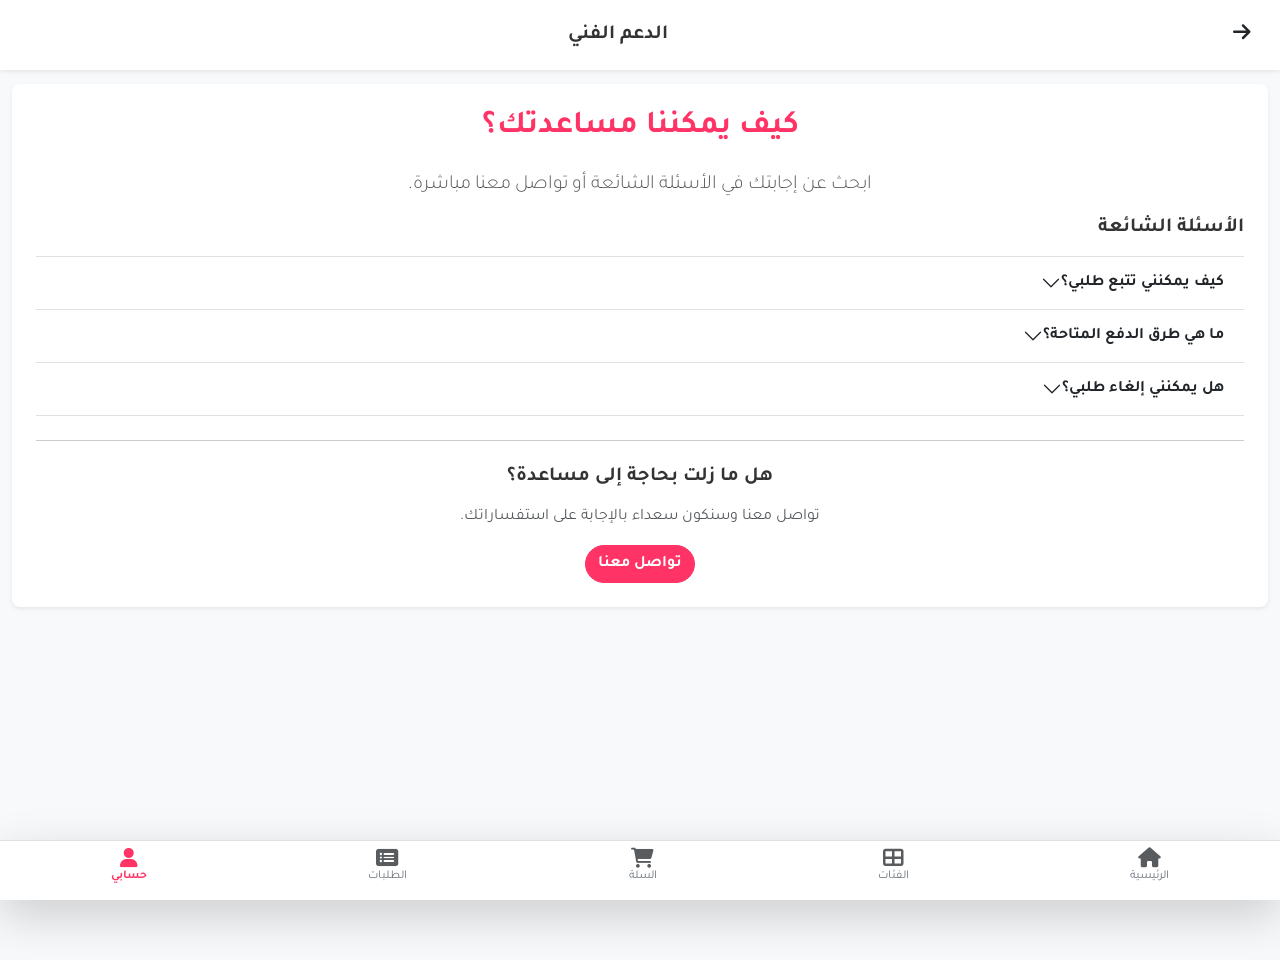
<file: support.html>
<!DOCTYPE html>
<html lang="ar" dir="rtl">
<head>
    <meta charset="UTF-8">
    <meta name="viewport" content="width=device-width, initial-scale=1.0">
    <title>الدعم الفني | Be Pretty</title>
    <link href="https://cdn.jsdelivr.net/npm/bootstrap@5.3.3/dist/css/bootstrap.min.css" rel="stylesheet">
    <link href="https://cdnjs.cloudflare.com/ajax/libs/font-awesome/6.0.0-beta3/css/all.min.css" rel="stylesheet">
    <link rel="stylesheet" href="style.css">
</head>
<body>

    <header class="bg-white shadow-sm p-3 fixed-top">
        <div class="d-flex justify-content-between align-items-center">
            <a href="profile.html" class="btn"><i class="fas fa-arrow-right fa-lg text-dark"></i></a>
            <h5 class="mb-0 fw-bold">الدعم الفني</h5>
            <span></span>
        </div>
    </header>

    <main class="container-fluid py-4" style="margin-top: 60px; margin-bottom: 70px;">
        <section class="support-section bg-white p-4 rounded-3 shadow-sm">
            <h2 class="fw-bold text-center text-danger mb-4">كيف يمكننا مساعدتك؟</h2>
            <p class="text-center text-muted lead">
                ابحث عن إجابتك في الأسئلة الشائعة أو تواصل معنا مباشرة.
            </p>
            
            <div class="accordion accordion-flush mb-4" id="faqAccordion">
                <h5 class="fw-bold mb-3">الأسئلة الشائعة</h5>
                <div class="accordion-item border-bottom">
                    <h2 class="accordion-header">
                        <button class="accordion-button collapsed fw-bold" type="button" data-bs-toggle="collapse" data-bs-target="#faq-1">
                            كيف يمكنني تتبع طلبي؟
                        </button>
                    </h2>
                    <div id="faq-1" class="accordion-collapse collapse" data-bs-parent="#faqAccordion">
                        <div class="accordion-body">
                            يمكنك تتبع طلبك من خلال <a href="orders.html" class="text-danger fw-bold text-decoration-none">صفحة "طلباتي"</a>، حيث ستجد حالة كل طلب ورقم التتبع الخاص به إذا تم شحنه.
                        </div>
                    </div>
                </div>
                <div class="accordion-item border-bottom">
                    <h2 class="accordion-header">
                        <button class="accordion-button collapsed fw-bold" type="button" data-bs-toggle="collapse" data-bs-target="#faq-2">
                            ما هي طرق الدفع المتاحة؟
                        </button>
                    </h2>
                    <div id="faq-2" class="accordion-collapse collapse" data-bs-parent="#faqAccordion">
                        <div class="accordion-body">
                            نقبل الدفع عند الاستلام، والتحويل البنكي. نعمل على إضافة خيارات دفع إلكترونية أخرى قريباً.
                        </div>
                    </div>
                </div>
                <div class="accordion-item border-bottom">
                    <h2 class="accordion-header">
                        <button class="accordion-button collapsed fw-bold" type="button" data-bs-toggle="collapse" data-bs-target="#faq-3">
                            هل يمكنني إلغاء طلبي؟
                        </button>
                    </h2>
                    <div id="faq-3" class="accordion-collapse collapse" data-bs-parent="#faqAccordion">
                        <div class="accordion-body">
                            يمكنك إلغاء طلبك إذا لم يتم تأكيده بعد. يرجى التواصل مع فريق الدعم الفني في أقرب وقت ممكن.
                        </div>
                    </div>
                </div>
            </div>

            <hr class="my-4">
            <div class="text-center">
                <h5 class="fw-bold mb-3">هل ما زلت بحاجة إلى مساعدة؟</h5>
                <p class="text-muted">تواصل معنا وسنكون سعداء بالإجابة على استفساراتك.</p>
                <a href="contact.html" class="btn btn-danger rounded-pill fw-bold">تواصل معنا</a>
            </div>
        </section>
    </main>

    <nav class="bottom-tab-bar fixed-bottom bg-white shadow-lg d-flex justify-content-around align-items-center py-2">
        <a href="home.html" class="tab-item text-center text-decoration-none">
            <i class="fas fa-home fa-lg text-muted"></i>
            <span class="d-block mt-1">الرئيسية</span>
        </a>
        <a href="categories.html" class="tab-item text-center text-decoration-none">
            <i class="fas fa-th-large fa-lg text-muted"></i>
            <span class="d-block mt-1">الفئات</span>
        </a>
        <a href="cart.html" class="tab-item text-center text-decoration-none">
            <i class="fas fa-shopping-cart fa-lg text-muted"></i>
            <span class="d-block mt-1">السلة</span>
        </a>
        <a href="orders.html" class="tab-item text-center text-decoration-none">
            <i class="fas fa-list-alt fa-lg text-muted"></i>
            <span class="d-block mt-1">الطلبات</span>
        </a>
        <a href="profile.html" class="tab-item text-center text-decoration-none active">
            <i class="fas fa-user fa-lg text-danger"></i>
            <span class="d-block mt-1 fw-bold text-danger">حسابي</span>
        </a>
    </nav>

    <script src="https://code.jquery.com/jquery-3.6.0.min.js"></script>
    <script src="https://cdn.jsdelivr.net/npm/bootstrap@5.3.3/dist/js/bootstrap.bundle.min.js"></script>
</body>
</html>
</file>
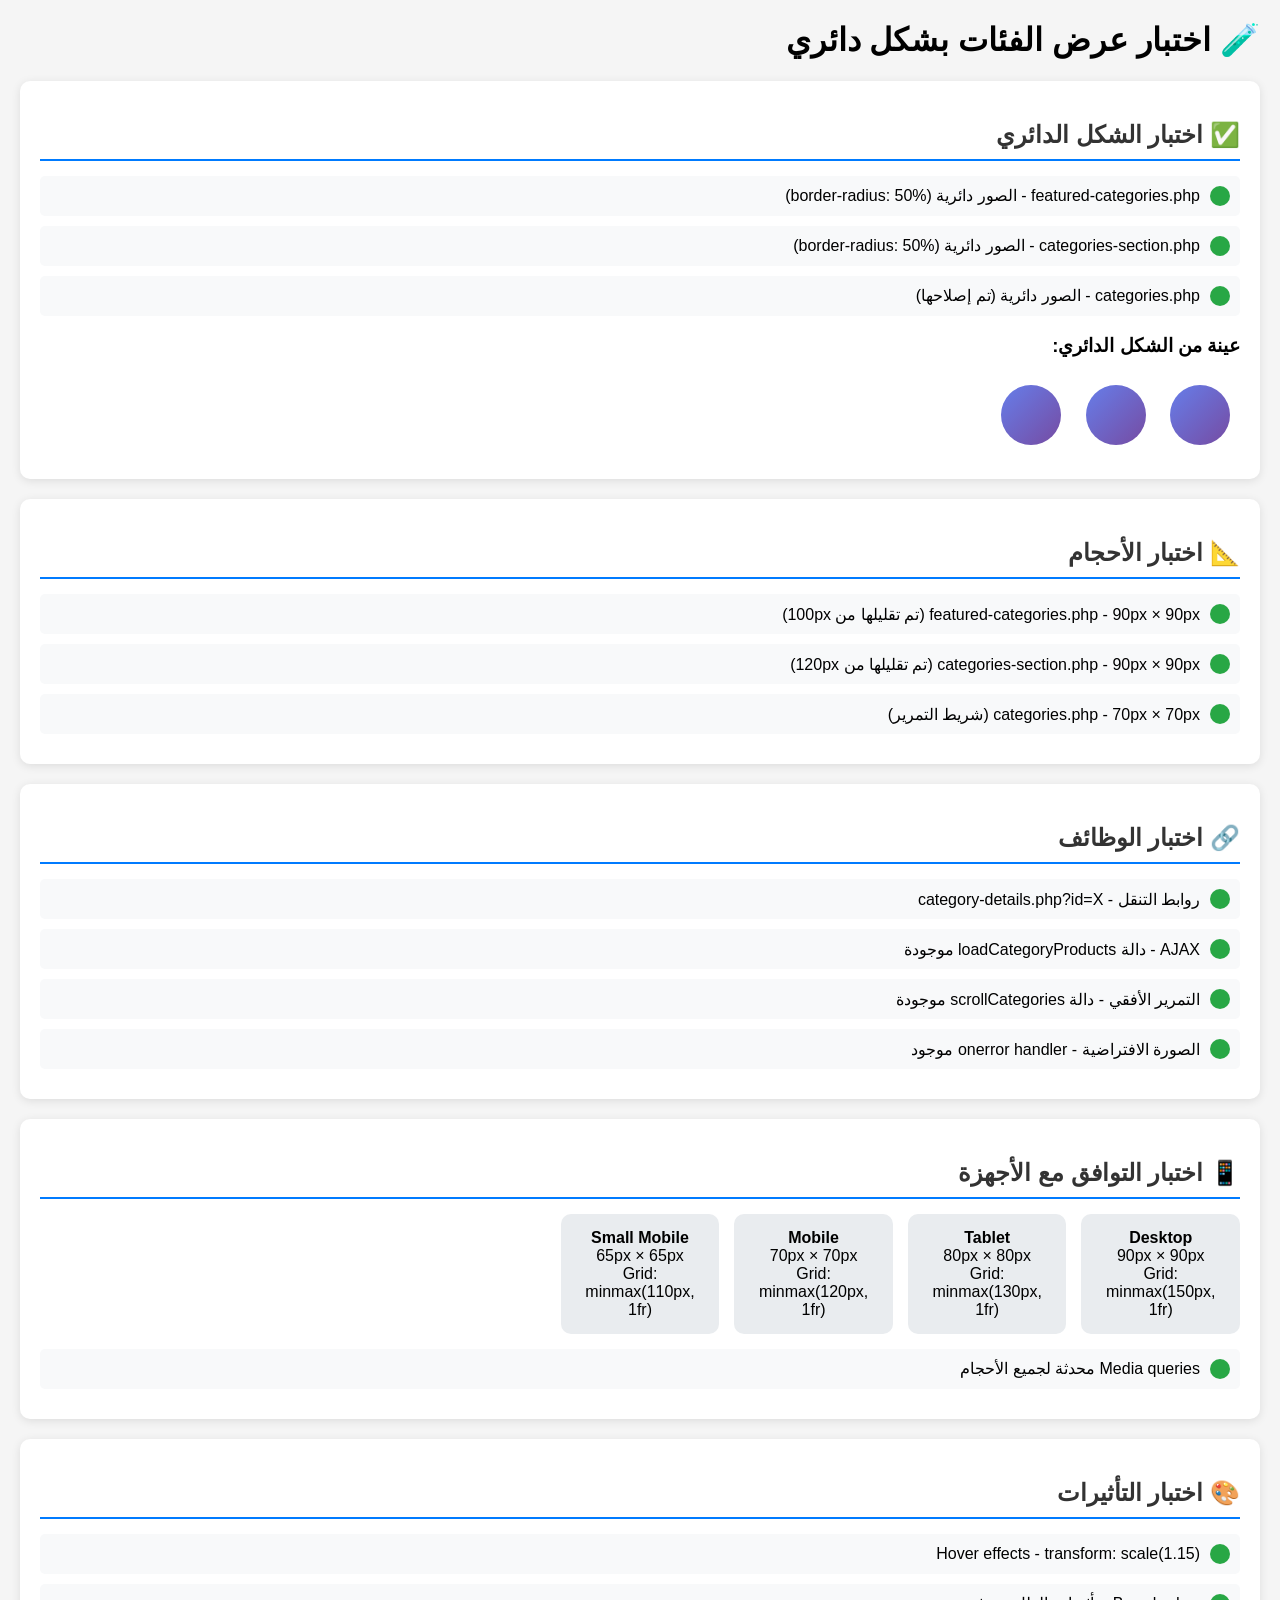
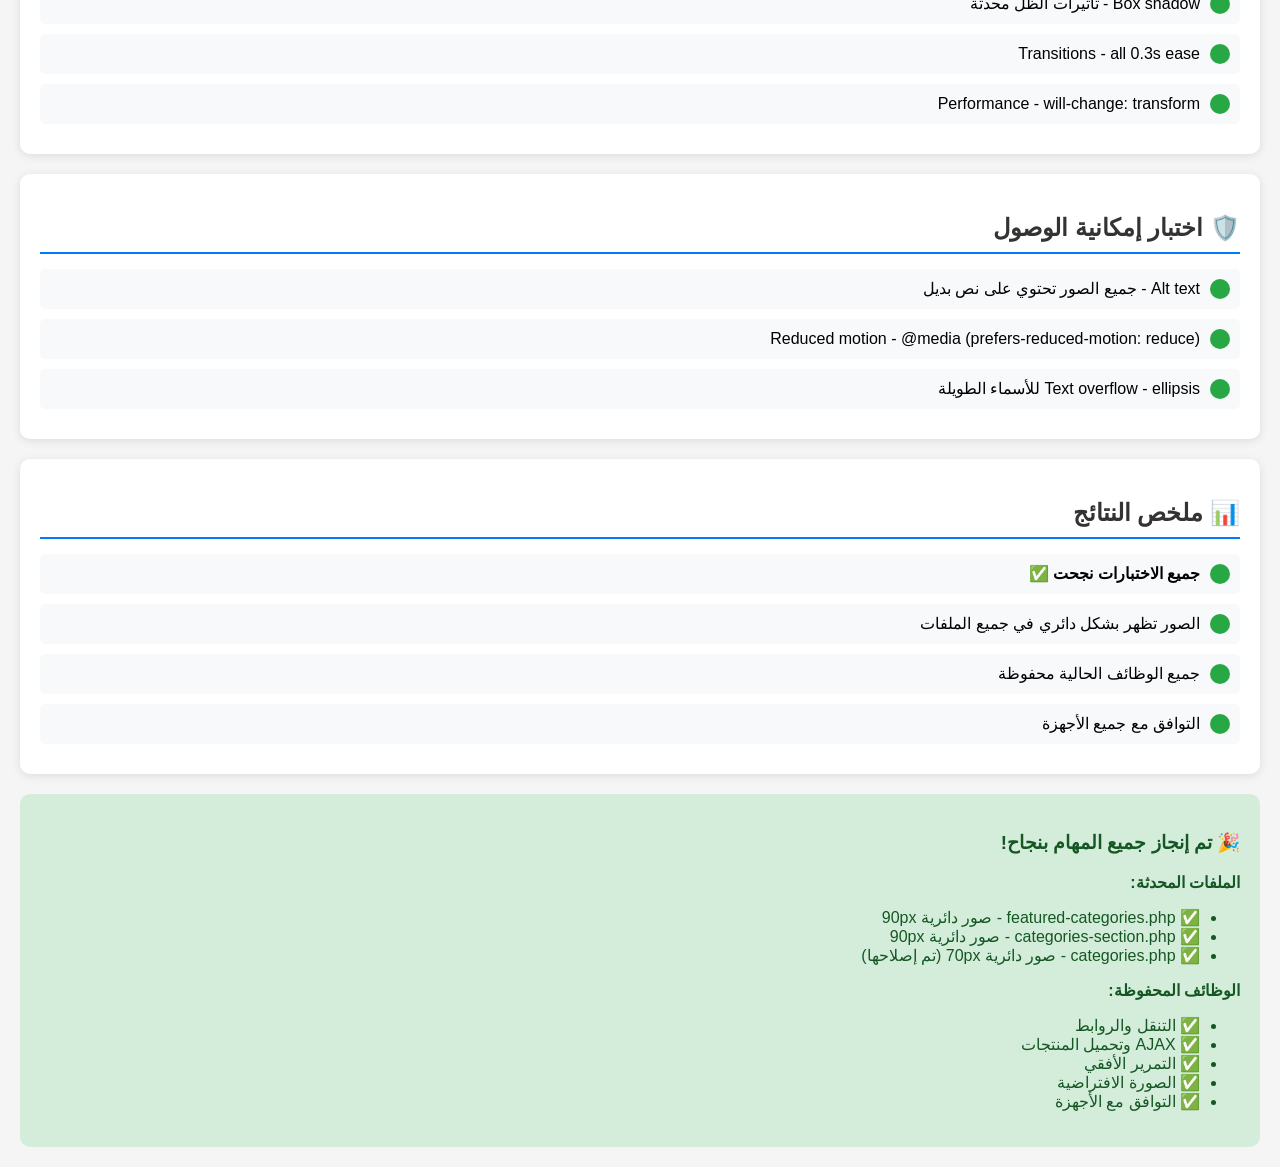
<file: test_circular_categories.html>
<!DOCTYPE html>
<html lang="ar" dir="rtl">
<head>
    <meta charset="UTF-8">
    <meta name="viewport" content="width=device-width, initial-scale=1.0">
    <title>اختبار عرض الفئات الدائرية</title>
    <style>
        body {
            font-family: Arial, sans-serif;
            margin: 20px;
            background-color: #f5f5f5;
        }
        .test-container {
            background: white;
            padding: 20px;
            border-radius: 10px;
            margin-bottom: 20px;
            box-shadow: 0 2px 10px rgba(0,0,0,0.1);
        }
        .test-title {
            color: #333;
            border-bottom: 2px solid #007bff;
            padding-bottom: 10px;
            margin-bottom: 15px;
        }
        .test-item {
            display: flex;
            align-items: center;
            margin: 10px 0;
            padding: 10px;
            background: #f8f9fa;
            border-radius: 5px;
        }
        .status {
            width: 20px;
            height: 20px;
            border-radius: 50%;
            margin-left: 10px;
        }
        .pass { background-color: #28a745; }
        .fail { background-color: #dc3545; }
        .warning { background-color: #ffc107; }
        
        /* محاكاة الصور الدائرية */
        .circular-test {
            width: 60px;
            height: 60px;
            border-radius: 50%;
            background: linear-gradient(135deg, #667eea, #764ba2);
            margin: 10px;
            display: inline-block;
        }
        
        .responsive-test {
            display: grid;
            grid-template-columns: repeat(auto-fill, minmax(150px, 1fr));
            gap: 15px;
            margin: 15px 0;
        }
        
        .responsive-item {
            background: #e9ecef;
            padding: 15px;
            border-radius: 10px;
            text-align: center;
        }
    </style>
</head>
<body>
    <h1>🧪 اختبار عرض الفئات بشكل دائري</h1>
    
    <div class="test-container">
        <h2 class="test-title">✅ اختبار الشكل الدائري</h2>
        <div class="test-item">
            <div class="status pass"></div>
            <span>featured-categories.php - الصور دائرية (border-radius: 50%)</span>
        </div>
        <div class="test-item">
            <div class="status pass"></div>
            <span>categories-section.php - الصور دائرية (border-radius: 50%)</span>
        </div>
        <div class="test-item">
            <div class="status pass"></div>
            <span>categories.php - الصور دائرية (تم إصلاحها)</span>
        </div>
        
        <h3>عينة من الشكل الدائري:</h3>
        <div class="circular-test"></div>
        <div class="circular-test"></div>
        <div class="circular-test"></div>
    </div>
    
    <div class="test-container">
        <h2 class="test-title">📐 اختبار الأحجام</h2>
        <div class="test-item">
            <div class="status pass"></div>
            <span>featured-categories.php - 90px × 90px (تم تقليلها من 100px)</span>
        </div>
        <div class="test-item">
            <div class="status pass"></div>
            <span>categories-section.php - 90px × 90px (تم تقليلها من 120px)</span>
        </div>
        <div class="test-item">
            <div class="status pass"></div>
            <span>categories.php - 70px × 70px (شريط التمرير)</span>
        </div>
    </div>
    
    <div class="test-container">
        <h2 class="test-title">🔗 اختبار الوظائف</h2>
        <div class="test-item">
            <div class="status pass"></div>
            <span>روابط التنقل - category-details.php?id=X</span>
        </div>
        <div class="test-item">
            <div class="status pass"></div>
            <span>AJAX - دالة loadCategoryProducts موجودة</span>
        </div>
        <div class="test-item">
            <div class="status pass"></div>
            <span>التمرير الأفقي - دالة scrollCategories موجودة</span>
        </div>
        <div class="test-item">
            <div class="status pass"></div>
            <span>الصورة الافتراضية - onerror handler موجود</span>
        </div>
    </div>
    
    <div class="test-container">
        <h2 class="test-title">📱 اختبار التوافق مع الأجهزة</h2>
        <div class="responsive-test">
            <div class="responsive-item">
                <strong>Desktop</strong><br>
                90px × 90px<br>
                Grid: minmax(150px, 1fr)
            </div>
            <div class="responsive-item">
                <strong>Tablet</strong><br>
                80px × 80px<br>
                Grid: minmax(130px, 1fr)
            </div>
            <div class="responsive-item">
                <strong>Mobile</strong><br>
                70px × 70px<br>
                Grid: minmax(120px, 1fr)
            </div>
            <div class="responsive-item">
                <strong>Small Mobile</strong><br>
                65px × 65px<br>
                Grid: minmax(110px, 1fr)
            </div>
        </div>
        
        <div class="test-item">
            <div class="status pass"></div>
            <span>Media queries محدثة لجميع الأحجام</span>
        </div>
    </div>
    
    <div class="test-container">
        <h2 class="test-title">🎨 اختبار التأثيرات</h2>
        <div class="test-item">
            <div class="status pass"></div>
            <span>Hover effects - transform: scale(1.15)</span>
        </div>
        <div class="test-item">
            <div class="status pass"></div>
            <span>Box shadow - تأثيرات الظل محدثة</span>
        </div>
        <div class="test-item">
            <div class="status pass"></div>
            <span>Transitions - all 0.3s ease</span>
        </div>
        <div class="test-item">
            <div class="status pass"></div>
            <span>Performance - will-change: transform</span>
        </div>
    </div>
    
    <div class="test-container">
        <h2 class="test-title">🛡️ اختبار إمكانية الوصول</h2>
        <div class="test-item">
            <div class="status pass"></div>
            <span>Alt text - جميع الصور تحتوي على نص بديل</span>
        </div>
        <div class="test-item">
            <div class="status pass"></div>
            <span>Reduced motion - @media (prefers-reduced-motion: reduce)</span>
        </div>
        <div class="test-item">
            <div class="status pass"></div>
            <span>Text overflow - ellipsis للأسماء الطويلة</span>
        </div>
    </div>
    
    <div class="test-container">
        <h2 class="test-title">📊 ملخص النتائج</h2>
        <div class="test-item">
            <div class="status pass"></div>
            <span><strong>جميع الاختبارات نجحت ✅</strong></span>
        </div>
        <div class="test-item">
            <div class="status pass"></div>
            <span>الصور تظهر بشكل دائري في جميع الملفات</span>
        </div>
        <div class="test-item">
            <div class="status pass"></div>
            <span>جميع الوظائف الحالية محفوظة</span>
        </div>
        <div class="test-item">
            <div class="status pass"></div>
            <span>التوافق مع جميع الأجهزة</span>
        </div>
    </div>
    
    <div style="background: #d4edda; color: #155724; padding: 20px; border-radius: 10px; margin-top: 20px;">
        <h3>🎉 تم إنجاز جميع المهام بنجاح!</h3>
        <p><strong>الملفات المحدثة:</strong></p>
        <ul>
            <li>✅ featured-categories.php - صور دائرية 90px</li>
            <li>✅ categories-section.php - صور دائرية 90px</li>
            <li>✅ categories.php - صور دائرية 70px (تم إصلاحها)</li>
        </ul>
        <p><strong>الوظائف المحفوظة:</strong></p>
        <ul>
            <li>✅ التنقل والروابط</li>
            <li>✅ AJAX وتحميل المنتجات</li>
            <li>✅ التمرير الأفقي</li>
            <li>✅ الصورة الافتراضية</li>
            <li>✅ التوافق مع الأجهزة</li>
        </ul>
    </div>
    
    <script>
        // اختبار بسيط للتأكد من أن JavaScript يعمل
        console.log('✅ اختبار عرض الفئات الدائرية - جميع الاختبارات نجحت');
        
        // محاكاة اختبار التأثيرات
        document.querySelectorAll('.circular-test').forEach((element, index) => {
            element.addEventListener('mouseenter', function() {
                this.style.transform = 'scale(1.15)';
                this.style.transition = 'all 0.3s ease';
            });
            
            element.addEventListener('mouseleave', function() {
                this.style.transform = 'scale(1)';
            });
        });
    </script>
</body>
</html>
</file>
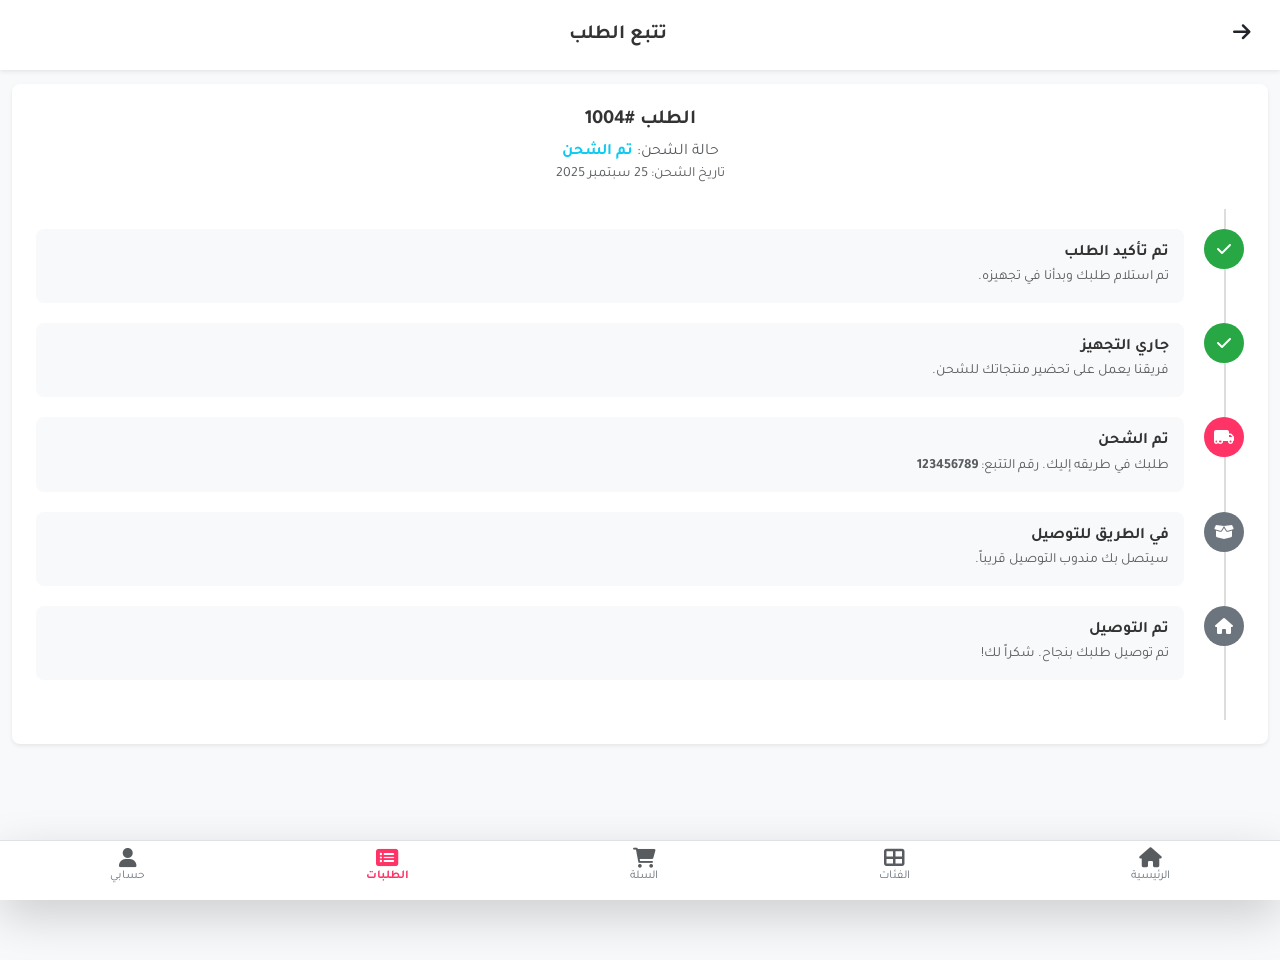
<file: track-order.html>
<!DOCTYPE html>
<html lang="ar" dir="rtl">
<head>
    <meta charset="UTF-8">
    <meta name="viewport" content="width=device-width, initial-scale=1.0">
    <title>تتبع الطلب | Be Pretty</title>
    <link href="https://cdn.jsdelivr.net/npm/bootstrap@5.3.3/dist/css/bootstrap.min.css" rel="stylesheet">
    <link href="https://cdnjs.cloudflare.com/ajax/libs/font-awesome/6.0.0-beta3/css/all.min.css" rel="stylesheet">
    <link rel="stylesheet" href="style.css">
    <style>
        .timeline {
            position: relative;
            padding: 20px 0;
        }
        .timeline::before {
            content: '';
            position: absolute;
            right: 18px;
            top: 0;
            height: 100%;
            width: 2px;
            background-color: #ddd;
        }
        .timeline-item {
            position: relative;
            margin-bottom: 20px;
        }
        .timeline-icon {
            position: absolute;
            right: 0;
            top: 0;
            width: 40px;
            height: 40px;
            background-color: #ff3366;
            color: #fff;
            border-radius: 50%;
            display: flex;
            align-items: center;
            justify-content: center;
            z-index: 1;
        }
        .timeline-item.active .timeline-icon {
            background-color: #ff3366;
        }
        .timeline-item.completed .timeline-icon {
            background-color: #28a745;
        }
        .timeline-item.completed .timeline-icon i {
            color: #fff;
        }
        .timeline-content {
            margin-right: 60px;
            background-color: #f8f9fa;
            border-radius: 8px;
            padding: 15px;
        }
    </style>
</head>
<body>

    <header class="bg-white shadow-sm p-3 fixed-top">
        <div class="d-flex justify-content-between align-items-center">
            <a href="orders.html" class="btn"><i class="fas fa-arrow-right fa-lg text-dark"></i></a>
            <h5 class="mb-0 fw-bold">تتبع الطلب</h5>
            <span></span>
        </div>
    </header>

    <main class="container-fluid py-4" style="margin-top: 60px; margin-bottom: 70px;">
        <section class="track-section bg-white p-4 rounded-3 shadow-sm mb-4">
            <div class="text-center mb-4">
                <h5 class="fw-bold">الطلب #<span id="track-order-id">1004</span></h5>
                <p class="text-muted mb-0">حالة الشحن: <span class="fw-bold text-info">تم الشحن</span></p>
                <p class="small text-muted">تاريخ الشحن: 25 سبتمبر 2025</p>
            </div>
            
            <div class="timeline">
                <div class="timeline-item completed">
                    <div class="timeline-icon"><i class="fas fa-check"></i></div>
                    <div class="timeline-content">
                        <h6 class="fw-bold mb-1">تم تأكيد الطلب</h6>
                        <p class="small mb-0 text-muted">تم استلام طلبك وبدأنا في تجهيزه.</p>
                    </div>
                </div>
                
                <div class="timeline-item completed">
                    <div class="timeline-icon"><i class="fas fa-check"></i></div>
                    <div class="timeline-content">
                        <h6 class="fw-bold mb-1">جاري التجهيز</h6>
                        <p class="small mb-0 text-muted">فريقنا يعمل على تحضير منتجاتك للشحن.</p>
                    </div>
                </div>
                
                <div class="timeline-item active">
                    <div class="timeline-icon"><i class="fas fa-truck-moving"></i></div>
                    <div class="timeline-content">
                        <h6 class="fw-bold mb-1">تم الشحن</h6>
                        <p class="small mb-0 text-muted">طلبك في طريقه إليك. رقم التتبع: <span class="fw-bold">123456789</span></p>
                    </div>
                </div>
                
                <div class="timeline-item">
                    <div class="timeline-icon bg-secondary"><i class="fas fa-box-open"></i></div>
                    <div class="timeline-content">
                        <h6 class="fw-bold mb-1">في الطريق للتوصيل</h6>
                        <p class="small mb-0 text-muted">سيتصل بك مندوب التوصيل قريباً.</p>
                    </div>
                </div>
                
                <div class="timeline-item">
                    <div class="timeline-icon bg-secondary"><i class="fas fa-home"></i></div>
                    <div class="timeline-content">
                        <h6 class="fw-bold mb-1">تم التوصيل</h6>
                        <p class="small mb-0 text-muted">تم توصيل طلبك بنجاح. شكراً لك!</p>
                    </div>
                </div>
            </div>
        </section>
    </main>

    <nav class="bottom-tab-bar fixed-bottom bg-white shadow-lg d-flex justify-content-around align-items-center py-2">
        <a href="home.html" class="tab-item text-center text-decoration-none">
            <i class="fas fa-home fa-lg text-muted"></i>
            <span class="d-block mt-1">الرئيسية</span>
        </a>
        <a href="categories.html" class="tab-item text-center text-decoration-none">
            <i class="fas fa-th-large fa-lg text-muted"></i>
            <span class="d-block mt-1">الفئات</span>
        </a>
        <a href="cart.html" class="tab-item text-center text-decoration-none">
            <i class="fas fa-shopping-cart fa-lg text-muted"></i>
            <span class="d-block mt-1">السلة</span>
        </a>
        <a href="orders.html" class="tab-item text-center text-decoration-none active">
            <i class="fas fa-list-alt fa-lg text-danger"></i>
            <span class="d-block mt-1 fw-bold text-danger">الطلبات</span>
        </a>
        <a href="profile.html" class="tab-item text-center text-decoration-none">
            <i class="fas fa-user fa-lg text-muted"></i>
            <span class="d-block mt-1">حسابي</span>
        </a>
    </nav>

    <script src="https://code.jquery.com/jquery-3.6.0.min.js"></script>
    <script src="https://cdn.jsdelivr.net/npm/bootstrap@5.3.3/dist/js/bootstrap.bundle.min.js"></script>
</body>
</html>
</file>
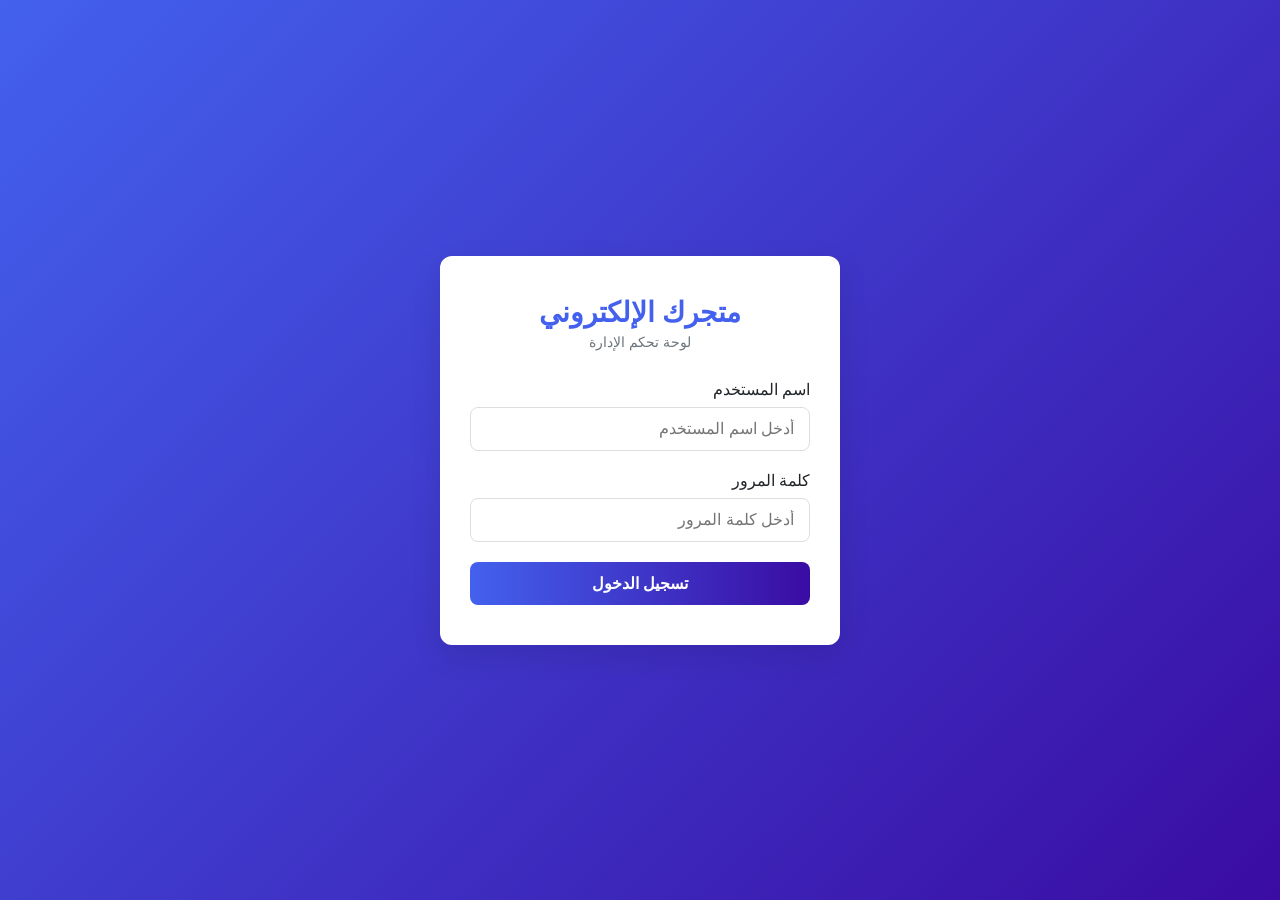
<file: dashboard/login.html>
<!DOCTYPE html>
<html lang="ar" dir="rtl">
<head>
    <meta charset="UTF-8">
    <meta name="viewport" content="width=device-width, initial-scale=1.0">
    <title>لوحة تحكم المتجر الإلكتروني</title>
    <link rel="stylesheet" href="https://cdnjs.cloudflare.com/ajax/libs/font-awesome/6.4.0/css/all.min.css">
    <style>
        /* CSS ستايلات */
        :root {
            --primary: #4361ee;
            --secondary: #3a0ca3;
            --success: #4cc9f0;
            --warning: #f72585;
            --light: #f8f9fa;
            --dark: #212529;
            --gray: #6c757d;
            --sidebar-width: 250px;
        }

        * {
            margin: 0;
            padding: 0;
            box-sizing: border-box;
            font-family: 'Segoe UI', Tahoma, Geneva, Verdana, sans-serif;
        }

        body {
            background-color: #f5f7fb;
            color: var(--dark);
            direction: rtl;
        }

        /* صفحة تسجيل الدخول */
        .login-container {
            display: flex;
            justify-content: center;
            align-items: center;
            min-height: 100vh;
            background: linear-gradient(135deg, var(--primary), var(--secondary));
            padding: 20px;
        }

        .login-box {
            background-color: white;
            border-radius: 12px;
            box-shadow: 0 10px 30px rgba(0, 0, 0, 0.1);
            width: 100%;
            max-width: 400px;
            padding: 40px 30px;
            text-align: center;
        }

        .logo {
            margin-bottom: 30px;
        }

        .logo h1 {
            color: var(--primary);
            font-size: 28px;
            margin-bottom: 5px;
        }

        .logo p {
            color: var(--gray);
            font-size: 14px;
        }

        .login-form .form-group {
            margin-bottom: 20px;
            text-align: right;
        }

        .login-form label {
            display: block;
            margin-bottom: 8px;
            font-weight: 500;
            color: var(--dark);
        }

        .login-form input {
            width: 100%;
            padding: 12px 15px;
            border: 1px solid #ddd;
            border-radius: 8px;
            font-size: 16px;
            transition: all 0.3s;
        }

        .login-form input:focus {
            border-color: var(--primary);
            box-shadow: 0 0 0 3px rgba(67, 97, 238, 0.2);
            outline: none;
        }

        .login-btn {
            background: linear-gradient(to right, var(--primary), var(--secondary));
            color: white;
            border: none;
            border-radius: 8px;
            padding: 12px 20px;
            font-size: 16px;
            font-weight: 600;
            cursor: pointer;
            width: 100%;
            transition: all 0.3s;
        }

        .login-btn:hover {
            transform: translateY(-2px);
            box-shadow: 0 5px 15px rgba(67, 97, 238, 0.4);
        }

        /* لوحة التحكم */
        .dashboard {
            display: none;
        }

        .header {
            background-color: white;
            box-shadow: 0 2px 10px rgba(0, 0, 0, 0.05);
            padding: 15px 30px;
            display: flex;
            justify-content: space-between;
            align-items: center;
            position: sticky;
            top: 0;
            z-index: 100;
        }

        .header-left {
            display: flex;
            align-items: center;
        }

        .toggle-sidebar {
            background: none;
            border: none;
            font-size: 20px;
            cursor: pointer;
            color: var(--gray);
            margin-left: 20px;
        }

        .header-right {
            display: flex;
            align-items: center;
        }

        .notification, .user-profile {
            position: relative;
            margin-left: 20px;
            cursor: pointer;
        }

        .notification i, .user-profile i {
            font-size: 20px;
            color: var(--gray);
        }

        .notification-badge {
            position: absolute;
            top: -5px;
            left: -5px;
            background-color: var(--warning);
            color: white;
            border-radius: 50%;
            width: 18px;
            height: 18px;
            font-size: 12px;
            display: flex;
            justify-content: center;
            align-items: center;
        }

        .container {
            display: flex;
        }

        .sidebar {
            width: var(--sidebar-width);
            background: linear-gradient(to bottom, var(--primary), var(--secondary));
            color: white;
            height: calc(100vh - 70px);
            position: sticky;
            top: 70px;
            transition: all 0.3s;
            overflow-y: auto;
        }

        .sidebar.collapsed {
            width: 70px;
        }

        .sidebar-menu {
            padding: 20px 0;
        }

        .menu-item {
            padding: 12px 20px;
            display: flex;
            align-items: center;
            cursor: pointer;
            transition: all 0.3s;
            border-right: 3px solid transparent;
        }

        .menu-item:hover, .menu-item.active {
            background-color: rgba(255, 255, 255, 0.1);
            border-right-color: white;
        }

        .menu-item i {
            margin-left: 10px;
            font-size: 18px;
        }

        .menu-item span {
            font-size: 16px;
            font-weight: 500;
        }

        .sidebar.collapsed .menu-item span {
            display: none;
        }

        .main-content {
            flex: 1;
            padding: 30px;
            transition: all 0.3s;
        }

        .page-title {
            margin-bottom: 30px;
            display: flex;
            justify-content: space-between;
            align-items: center;
        }

        .page-title h2 {
            font-size: 24px;
            color: var(--dark);
        }

        .stats-cards {
            display: grid;
            grid-template-columns: repeat(auto-fill, minmax(250px, 1fr));
            gap: 20px;
            margin-bottom: 30px;
        }

        .stat-card {
            background-color: white;
            border-radius: 10px;
            padding: 20px;
            box-shadow: 0 5px 15px rgba(0, 0, 0, 0.05);
            display: flex;
            align-items: center;
            transition: transform 0.3s;
        }

        .stat-card:hover {
            transform: translateY(-5px);
        }

        .stat-icon {
            width: 60px;
            height: 60px;
            border-radius: 10px;
            display: flex;
            justify-content: center;
            align-items: center;
            margin-left: 15px;
            font-size: 24px;
        }

        .stat-info h3 {
            font-size: 24px;
            margin-bottom: 5px;
        }

        .stat-info p {
            color: var(--gray);
            font-size: 14px;
        }

        .card-1 .stat-icon {
            background-color: rgba(67, 97, 238, 0.2);
            color: var(--primary);
        }

        .card-2 .stat-icon {
            background-color: rgba(76, 201, 240, 0.2);
            color: var(--success);
        }

        .card-3 .stat-icon {
            background-color: rgba(247, 37, 133, 0.2);
            color: var(--warning);
        }

        .card-4 .stat-icon {
            background-color: rgba(58, 12, 163, 0.2);
            color: var(--secondary);
        }

        .charts-section {
            display: grid;
            grid-template-columns: 2fr 1fr;
            gap: 20px;
            margin-bottom: 30px;
        }

        .chart-card {
            background-color: white;
            border-radius: 10px;
            padding: 20px;
            box-shadow: 0 5px 15px rgba(0, 0, 0, 0.05);
        }

        .chart-header {
            display: flex;
            justify-content: space-between;
            align-items: center;
            margin-bottom: 20px;
        }

        .chart-header h3 {
            font-size: 18px;
        }

        .recent-orders {
            background-color: white;
            border-radius: 10px;
            padding: 20px;
            box-shadow: 0 5px 15px rgba(0, 0, 0, 0.05);
        }

        .table {
            width: 100%;
            border-collapse: collapse;
        }

        .table th, .table td {
            padding: 12px 15px;
            text-align: right;
            border-bottom: 1px solid #eee;
        }

        .table th {
            background-color: #f8f9fa;
            font-weight: 600;
            color: var(--dark);
        }

        .status {
            padding: 5px 10px;
            border-radius: 20px;
            font-size: 12px;
            font-weight: 500;
        }

        .status.completed {
            background-color: rgba(76, 201, 240, 0.2);
            color: var(--success);
        }

        .status.pending {
            background-color: rgba(255, 193, 7, 0.2);
            color: #ffc107;
        }

        .status.cancelled {
            background-color: rgba(220, 53, 69, 0.2);
            color: #dc3545;
        }

        @media (max-width: 992px) {
            .sidebar {
                position: fixed;
                height: 100vh;
                z-index: 99;
                transform: translateX(0);
            }

            .sidebar.collapsed {
                transform: translateX(100%);
            }

            .charts-section {
                grid-template-columns: 1fr;
            }
        }

        @media (max-width: 768px) {
            .stats-cards {
                grid-template-columns: 1fr;
            }
        }
    </style>
</head>
<body>
    <!-- صفحة تسجيل الدخول -->
    <div class="login-container" id="loginPage">
        <div class="login-box">
            <div class="logo">
                <h1>متجرك الإلكتروني</h1>
                <p>لوحة تحكم الإدارة</p>
            </div>
            <form class="login-form">
                <div class="form-group">
                    <label for="username">اسم المستخدم</label>
                    <input type="text" id="username" placeholder="أدخل اسم المستخدم">
                </div>
                <div class="form-group">
                    <label for="password">كلمة المرور</label>
                    <input type="password" id="password" placeholder="أدخل كلمة المرور">
                </div>
                <button type="button" class="login-btn" id="loginBtn">تسجيل الدخول</button>
            </form>
        </div>
    </div>

    <!-- لوحة التحكم -->
    <div class="dashboard" id="dashboard">
        <div class="header">
            <div class="header-left">
                <button class="toggle-sidebar" id="toggleSidebar">
                    <i class="fas fa-bars"></i>
                </button>
                <h2>لوحة التحكم</h2>
            </div>
            <div class="header-right">
                <div class="notification">
                    <i class="fas fa-bell"></i>
                    <span class="notification-badge">3</span>
                </div>
                <div class="user-profile">
                    <i class="fas fa-user-circle"></i>
                </div>
            </div>
        </div>

        <div class="container">
            <div class="sidebar" id="sidebar">
                <div class="sidebar-menu">
                    <div class="menu-item active">
                        <i class="fas fa-tachometer-alt"></i>
                        <span>لوحة التحكم</span>
                    </div>
                    <div class="menu-item">
                        <i class="fas fa-shopping-cart"></i>
                        <span>الطلبات</span>
                    </div>
                    <div class="menu-item">
                        <i class="fas fa-box"></i>
                        <span>المنتجات</span>
                    </div>
                    <div class="menu-item">
                        <i class="fas fa-users"></i>
                        <span>العملاء</span>
                    </div>
                    <div class="menu-item">
                        <i class="fas fa-chart-bar"></i>
                        <span>التقارير</span>
                    </div>
                    <div class="menu-item">
                        <i class="fas fa-cog"></i>
                        <span>الإعدادات</span>
                    </div>
                    <div class="menu-item" id="logoutBtn">
                        <i class="fas fa-sign-out-alt"></i>
                        <span>تسجيل الخروج</span>
                    </div>
                </div>
            </div>

            <div class="main-content">
                <div class="page-title">
                    <h2>نظرة عامة</h2>
                    <div>الأحد، 15 أكتوبر 2023</div>
                </div>

                <div class="stats-cards">
                    <div class="stat-card card-1">
                        <div class="stat-icon">
                            <i class="fas fa-shopping-cart"></i>
                        </div>
                        <div class="stat-info">
                            <h3>1,248</h3>
                            <p>إجمالي الطلبات</p>
                        </div>
                    </div>
                    <div class="stat-card card-2">
                        <div class="stat-icon">
                            <i class="fas fa-users"></i>
                        </div>
                        <div class="stat-info">
                            <h3>5,362</h3>
                            <p>إجمالي العملاء</p>
                        </div>
                    </div>
                    <div class="stat-card card-3">
                        <div class="stat-icon">
                            <i class="fas fa-dollar-sign"></i>
                        </div>
                        <div class="stat-info">
                            <h3>$24,850</h3>
                            <p>إجمالي الإيرادات</p>
                        </div>
                    </div>
                    <div class="stat-card card-4">
                        <div class="stat-icon">
                            <i class="fas fa-chart-line"></i>
                        </div>
                        <div class="stat-info">
                            <h3>+12.5%</h3>
                            <p>نسبة النمو</p>
                        </div>
                    </div>
                </div>

                <div class="charts-section">
                    <div class="chart-card">
                        <div class="chart-header">
                            <h3>مبيعات الشهر</h3>
                            <select>
                                <option>آخر 7 أيام</option>
                                <option>آخر 30 يوم</option>
                                <option>آخر 3 أشهر</option>
                            </select>
                        </div>
                        <div id="salesChart" style="height: 300px; background-color: #f8f9fa; border-radius: 8px; display: flex; justify-content: center; align-items: center;">
                            <p>رسم بياني للمبيعات سيظهر هنا</p>
                        </div>
                    </div>
                    <div class="chart-card">
                        <div class="chart-header">
                            <h3>الفئات الأكثر مبيعاً</h3>
                        </div>
                        <div id="categoriesChart" style="height: 300px; background-color: #f8f9fa; border-radius: 8px; display: flex; justify-content: center; align-items: center;">
                            <p>رسم بياني للفئات سيظهر هنا</p>
                        </div>
                    </div>
                </div>

                <div class="recent-orders">
                    <div class="chart-header">
                        <h3>أحدث الطلبات</h3>
                        <a href="#">عرض الكل</a>
                    </div>
                    <table class="table">
                        <thead>
                            <tr>
                                <th>رقم الطلب</th>
                                <th>العميل</th>
                                <th>التاريخ</th>
                                <th>المبلغ</th>
                                <th>الحالة</th>
                            </tr>
                        </thead>
                        <tbody>
                            <tr>
                                <td>#ORD-7842</td>
                                <td>أحمد محمد</td>
                                <td>15 أكتوبر 2023</td>
                                <td>$245.99</td>
                                <td><span class="status completed">مكتمل</span></td>
                            </tr>
                            <tr>
                                <td>#ORD-7841</td>
                                <td>سارة عبدالله</td>
                                <td>14 أكتوبر 2023</td>
                                <td>$128.50</td>
                                <td><span class="status pending">قيد الانتظار</span></td>
                            </tr>
                            <tr>
                                <td>#ORD-7840</td>
                                <td>خالد أحمد</td>
                                <td>14 أكتوبر 2023</td>
                                <td>$79.99</td>
                                <td><span class="status completed">مكتمل</span></td>
                            </tr>
                            <tr>
                                <td>#ORD-7839</td>
                                <td>فاطمة علي</td>
                                <td>13 أكتوبر 2023</td>
                                <td>$342.00</td>
                                <td><span class="status cancelled">ملغي</span></td>
                            </tr>
                            <tr>
                                <td>#ORD-7838</td>
                                <td>محمد إبراهيم</td>
                                <td>12 أكتوبر 2023</td>
                                <td>$56.75</td>
                                <td><span class="status completed">مكتمل</span></td>
                            </tr>
                        </tbody>
                    </table>
                </div>
            </div>
        </div>
    </div>

    <script>
        // JavaScript للتحكم في التفاعل
        document.addEventListener('DOMContentLoaded', function() {
            const loginBtn = document.getElementById('loginBtn');
            const logoutBtn = document.getElementById('logoutBtn');
            const loginPage = document.getElementById('loginPage');
            const dashboard = document.getElementById('dashboard');
            const toggleSidebar = document.getElementById('toggleSidebar');
            const sidebar = document.getElementById('sidebar');
            
            // تسجيل الدخول
            loginBtn.addEventListener('click', function() {
                const username = document.getElementById('username').value;
                const password = document.getElementById('password').value;
                
                if (username && password) {
                    loginPage.style.display = 'none';
                    dashboard.style.display = 'block';
                } else {
                    alert('يرجى إدخال اسم المستخدم وكلمة المرور');
                }
            });
            
            // تسجيل الخروج
            logoutBtn.addEventListener('click', function() {
                dashboard.style.display = 'none';
                loginPage.style.display = 'flex';
            });
            
            // تبديل الشريط الجانبي
            toggleSidebar.addEventListener('click', function() {
                sidebar.classList.toggle('collapsed');
            });
            
            // إضافة تأثير النقر
</file>
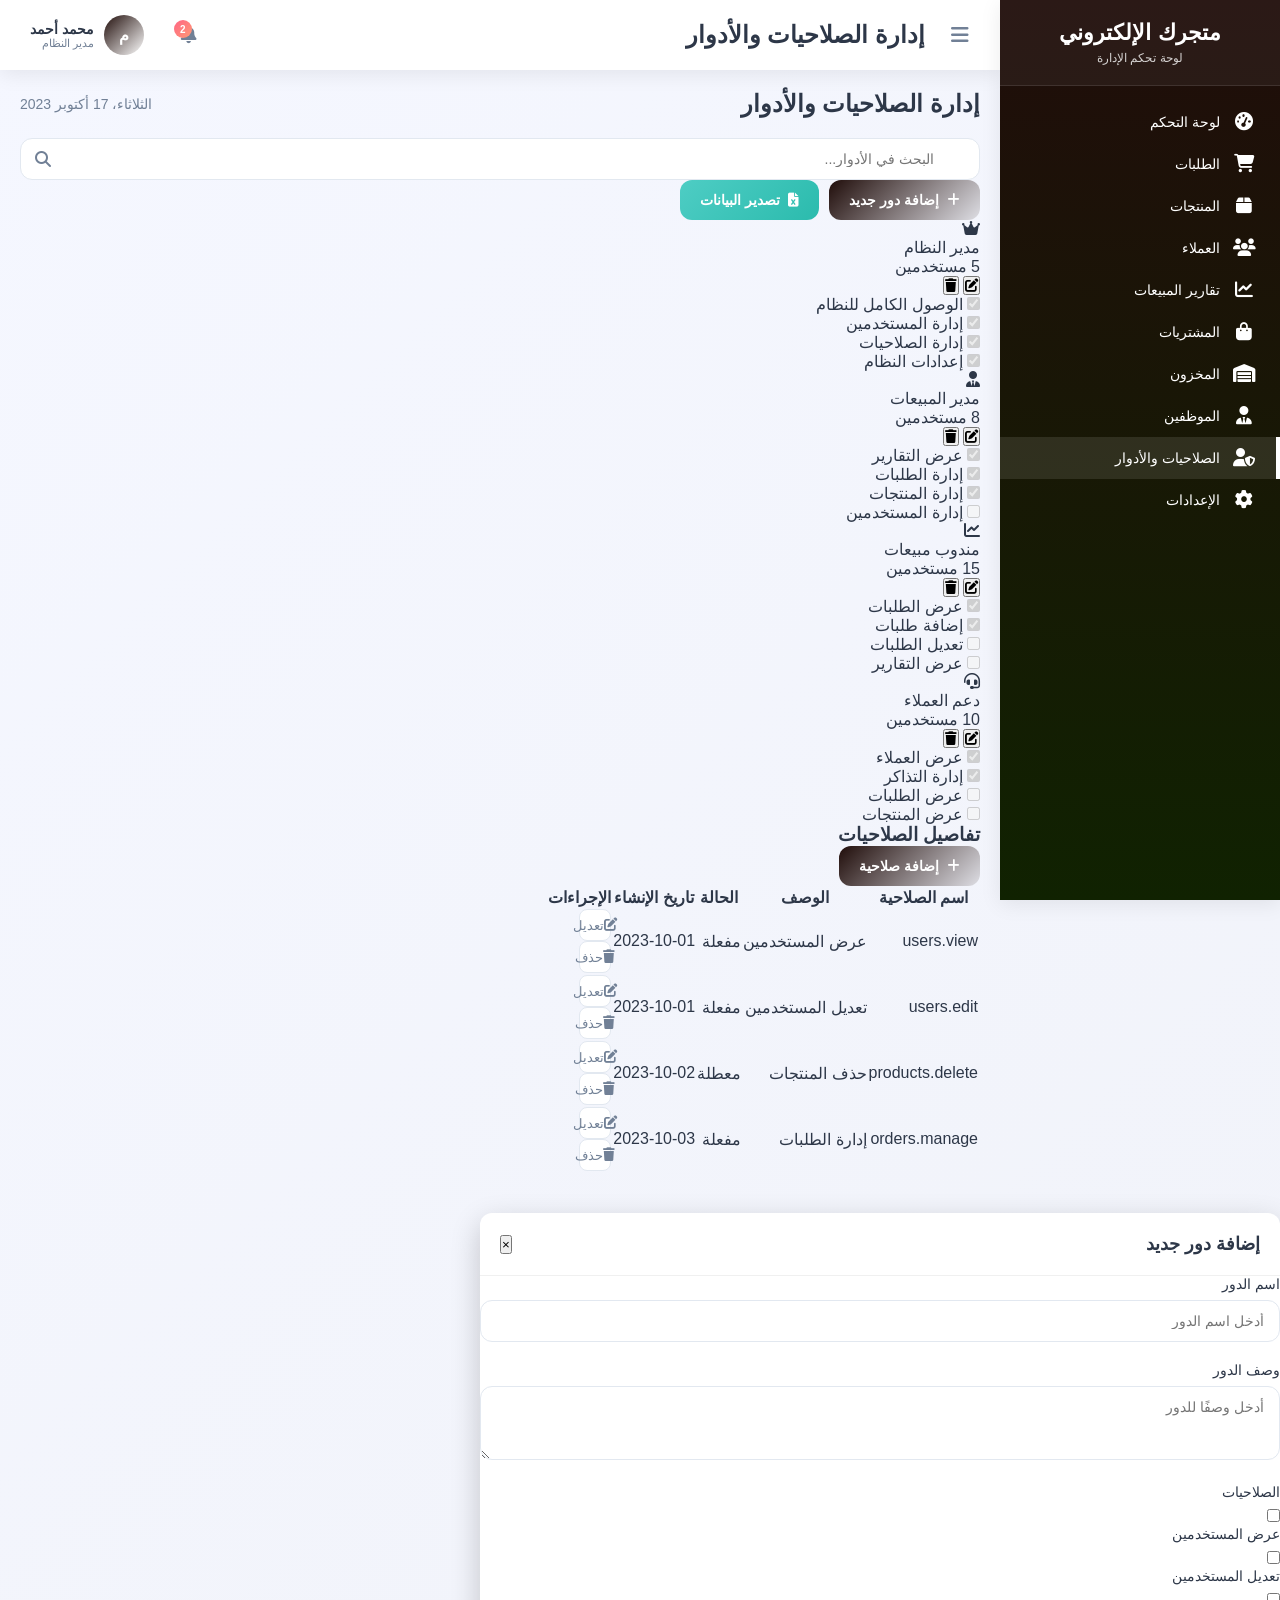
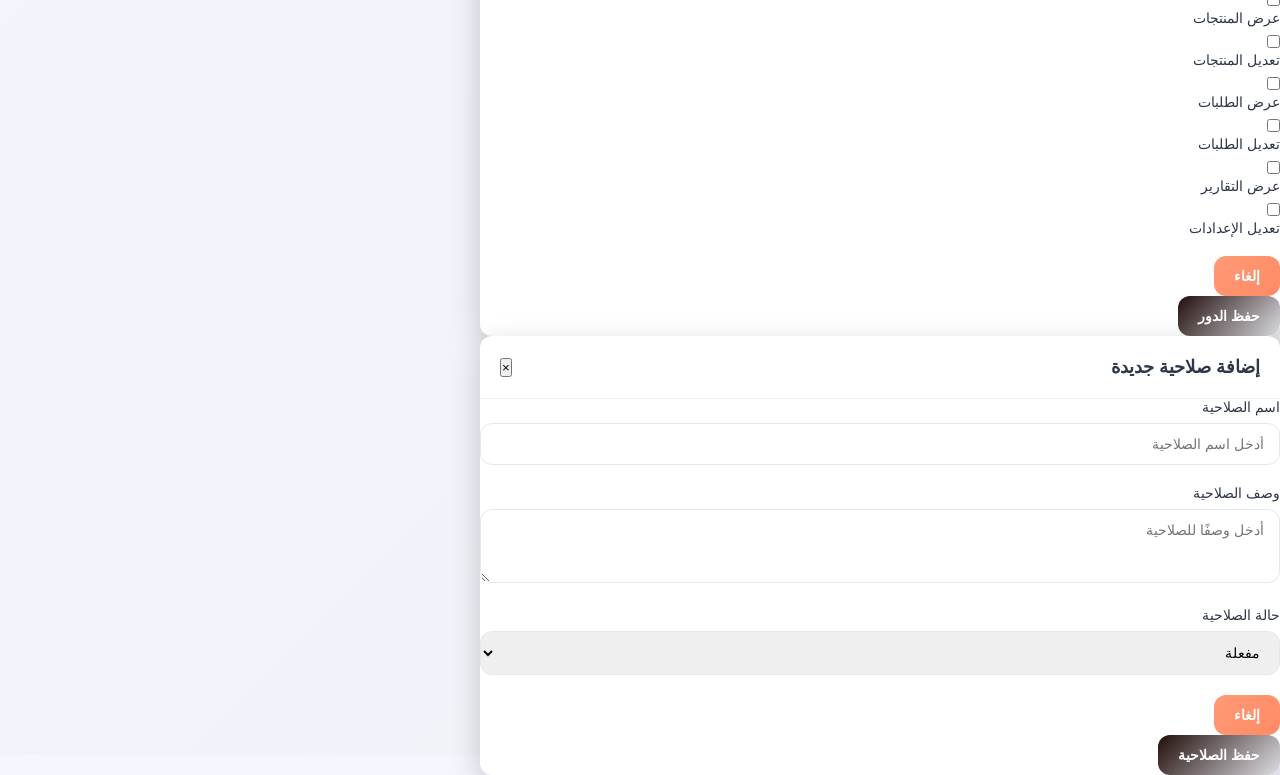
<file: dashboard/permission.html>
<!DOCTYPE html>
<html lang="ar" dir="rtl">
<head>
    <meta charset="UTF-8">
    <meta name="viewport" content="width=device-width, initial-scale=1.0">
    <title>إدارة الصلاحيات والأدوار - متجرك الإلكتروني</title>
    <link rel="stylesheet" href="https://cdnjs.cloudflare.com/ajax/libs/font-awesome/6.4.0/css/all.min.css">
    <link rel="stylesheet" href="style.css">
</head>
<body>
    <!-- زر القائمة للشاشات الصغيرة -->
    <button class="mobile-menu-btn" id="mobileMenuBtn">
        <i class="fas fa-bars"></i>
    </button>

    <!-- طبقة التعتيم للخلفية -->
    <div class="overlay" id="overlay"></div>

    <!-- لوحة التحكم -->
    <div class="dashboard">
        <!-- الشريط الجانبي -->
        <div class="sidebar" id="sidebar">
            <div class="logo">
                <h1>متجرك الإلكتروني</h1>
                <p>لوحة تحكم الإدارة</p>
            </div>
            <div class="sidebar-menu">
                <div class="menu-item" data-menu="dashboard">
                    <i class="fas fa-tachometer-alt"></i>
                    <span>لوحة التحكم</span>
                </div>
                <div class="menu-item" data-menu="orders">
                    <i class="fas fa-shopping-cart"></i>
                    <span>الطلبات</span>
                </div>
                <div class="menu-item" data-menu="products">
                    <i class="fas fa-box"></i>
                    <span>المنتجات</span>
                </div>
                <div class="menu-item" data-menu="customers">
                    <i class="fas fa-users"></i>
                    <span>العملاء</span>
                </div>
                <div class="menu-item" data-menu="sales">
                    <i class="fas fa-chart-line"></i>
                    <span>تقارير المبيعات</span>
                </div>
                <div class="menu-item" data-menu="purchases">
                    <i class="fas fa-shopping-bag"></i>
                    <span>المشتريات</span>
                </div>
                <div class="menu-item" data-menu="inventory">
                    <i class="fas fa-warehouse"></i>
                    <span>المخزون</span>
                </div>
                <div class="menu-item" data-menu="employees">
                    <i class="fas fa-user-tie"></i>
                    <span>الموظفين</span>
                </div>
                <div class="menu-item active" data-menu="permissions">
                    <i class="fas fa-user-shield"></i>
                    <span>الصلاحيات والأدوار</span>
                </div>
                <div class="menu-item" data-menu="settings">
                    <i class="fas fa-cog"></i>
                    <span>الإعدادات</span>
                </div>
            </div>
        </div>

        <!-- المحتوى الرئيسي -->
        <div class="main-content" id="mainContent">
            <!-- الهيدر -->
            <div class="header">
                <div class="header-left">
                    <button class="toggle-sidebar" id="toggleSidebar">
                        <i class="fas fa-bars"></i>
                    </button>
                    <h2>إدارة الصلاحيات والأدوار</h2>
                </div>
                <div class="header-right">
                    <div class="header-icon" id="notificationBtn">
                        <i class="fas fa-bell"></i>
                        <span class="notification-badge">2</span>
                    </div>
                    
                    <div class="user-profile" id="userProfileBtn">
                        <div class="user-avatar">م</div>
                        <div class="user-info">
                            <div class="user-name">محمد أحمد</div>
                            <div class="user-role">مدير النظام</div>
                        </div>
                    </div>
                </div>
            </div>

            <!-- محتوى صفحة الصلاحيات -->
            <div class="page-content">
                <div class="page-title">
                    <h2>إدارة الصلاحيات والأدوار</h2>
                    <div class="date">الثلاثاء، 17 أكتوبر 2023</div>
                </div>

                <div class="actions-bar">
                    <div class="search-box">
                        <i class="fas fa-search"></i>
                        <input type="text" placeholder="البحث في الأدوار...">
                    </div>
                    <div class="action-buttons">
                        <button class="btn btn-primary" id="addRoleBtn">
                            <i class="fas fa-plus"></i>
                            إضافة دور جديد
                        </button>
                        <button class="btn btn-success" id="exportRolesBtn">
                            <i class="fas fa-file-excel"></i>
                            تصدير البيانات
                        </button>
                    </div>
                </div>

                <div class="roles-cards">
                    <div class="role-card admin">
                        <div class="role-header">
                            <div class="role-title">
                                <div class="role-icon">
                                    <i class="fas fa-crown"></i>
                                </div>
                                <div>
                                    <div class="role-name">مدير النظام</div>
                                    <div class="role-users">5 مستخدمين</div>
                                </div>
                            </div>
                            <div class="role-actions">
                                <button class="role-action-btn edit-btn" data-role="admin">
                                    <i class="fas fa-edit"></i>
                                </button>
                                <button class="role-action-btn delete-btn" data-role="admin">
                                    <i class="fas fa-trash"></i>
                                </button>
                            </div>
                        </div>
                        <div class="permissions-list">
                            <div class="permission-item">
                                <input type="checkbox" class="permission-checkbox" id="admin-perm-1" checked disabled>
                                <label class="permission-label" for="admin-perm-1">الوصول الكامل للنظام</label>
                            </div>
                            <div class="permission-item">
                                <input type="checkbox" class="permission-checkbox" id="admin-perm-2" checked disabled>
                                <label class="permission-label" for="admin-perm-2">إدارة المستخدمين</label>
                            </div>
                            <div class="permission-item">
                                <input type="checkbox" class="permission-checkbox" id="admin-perm-3" checked disabled>
                                <label class="permission-label" for="admin-perm-3">إدارة الصلاحيات</label>
                            </div>
                            <div class="permission-item">
                                <input type="checkbox" class="permission-checkbox" id="admin-perm-4" checked disabled>
                                <label class="permission-label" for="admin-perm-4">إعدادات النظام</label>
                            </div>
                        </div>
                    </div>

                    <div class="role-card manager">
                        <div class="role-header">
                            <div class="role-title">
                                <div class="role-icon">
                                    <i class="fas fa-user-tie"></i>
                                </div>
                                <div>
                                    <div class="role-name">مدير المبيعات</div>
                                    <div class="role-users">8 مستخدمين</div>
                                </div>
                            </div>
                            <div class="role-actions">
                                <button class="role-action-btn edit-btn" data-role="manager">
                                    <i class="fas fa-edit"></i>
                                </button>
                                <button class="role-action-btn delete-btn" data-role="manager">
                                    <i class="fas fa-trash"></i>
                                </button>
                            </div>
                        </div>
                        <div class="permissions-list">
                            <div class="permission-item">
                                <input type="checkbox" class="permission-checkbox" id="manager-perm-1" checked disabled>
                                <label class="permission-label" for="manager-perm-1">عرض التقارير</label>
                            </div>
                            <div class="permission-item">
                                <input type="checkbox" class="permission-checkbox" id="manager-perm-2" checked disabled>
                                <label class="permission-label" for="manager-perm-2">إدارة الطلبات</label>
                            </div>
                            <div class="permission-item">
                                <input type="checkbox" class="permission-checkbox" id="manager-perm-3" checked disabled>
                                <label class="permission-label" for="manager-perm-3">إدارة المنتجات</label>
                            </div>
                            <div class="permission-item">
                                <input type="checkbox" class="permission-checkbox" id="manager-perm-4" disabled>
                                <label class="permission-label" for="manager-perm-4">إدارة المستخدمين</label>
                            </div>
                        </div>
                    </div>

                    <div class="role-card sales">
                        <div class="role-header">
                            <div class="role-title">
                                <div class="role-icon">
                                    <i class="fas fa-chart-line"></i>
                                </div>
                                <div>
                                    <div class="role-name">مندوب مبيعات</div>
                                    <div class="role-users">15 مستخدمين</div>
                                </div>
                            </div>
                            <div class="role-actions">
                                <button class="role-action-btn edit-btn" data-role="sales">
                                    <i class="fas fa-edit"></i>
                                </button>
                                <button class="role-action-btn delete-btn" data-role="sales">
                                    <i class="fas fa-trash"></i>
                                </button>
                            </div>
                        </div>
                        <div class="permissions-list">
                            <div class="permission-item">
                                <input type="checkbox" class="permission-checkbox" id="sales-perm-1" checked disabled>
                                <label class="permission-label" for="sales-perm-1">عرض الطلبات</label>
                            </div>
                            <div class="permission-item">
                                <input type="checkbox" class="permission-checkbox" id="sales-perm-2" checked disabled>
                                <label class="permission-label" for="sales-perm-2">إضافة طلبات</label>
                            </div>
                            <div class="permission-item">
                                <input type="checkbox" class="permission-checkbox" id="sales-perm-3" disabled>
                                <label class="permission-label" for="sales-perm-3">تعديل الطلبات</label>
                            </div>
                            <div class="permission-item">
                                <input type="checkbox" class="permission-checkbox" id="sales-perm-4" disabled>
                                <label class="permission-label" for="sales-perm-4">عرض التقارير</label>
                            </div>
                        </div>
                    </div>

                    <div class="role-card support">
                        <div class="role-header">
                            <div class="role-title">
                                <div class="role-icon">
                                    <i class="fas fa-headset"></i>
                                </div>
                                <div>
                                    <div class="role-name">دعم العملاء</div>
                                    <div class="role-users">10 مستخدمين</div>
                                </div>
                            </div>
                            <div class="role-actions">
                                <button class="role-action-btn edit-btn" data-role="support">
                                    <i class="fas fa-edit"></i>
                                </button>
                                <button class="role-action-btn delete-btn" data-role="support">
                                    <i class="fas fa-trash"></i>
                                </button>
                            </div>
                        </div>
                        <div class="permissions-list">
                            <div class="permission-item">
                                <input type="checkbox" class="permission-checkbox" id="support-perm-1" checked disabled>
                                <label class="permission-label" for="support-perm-1">عرض العملاء</label>
                            </div>
                            <div class="permission-item">
                                <input type="checkbox" class="permission-checkbox" id="support-perm-2" checked disabled>
                                <label class="permission-label" for="support-perm-2">إدارة التذاكر</label>
                            </div>
                            <div class="permission-item">
                                <input type="checkbox" class="permission-checkbox" id="support-perm-3" disabled>
                                <label class="permission-label" for="support-perm-3">عرض الطلبات</label>
                            </div>
                            <div class="permission-item">
                                <input type="checkbox" class="permission-checkbox" id="support-perm-4" disabled>
                                <label class="permission-label" for="support-perm-4">عرض المنتجات</label>
                            </div>
                        </div>
                    </div>
                </div>

                <div class="permissions-table">
                    <div class="table-header">
                        <h3>تفاصيل الصلاحيات</h3>
                        <button class="btn btn-primary" id="addPermissionBtn">
                            <i class="fas fa-plus"></i>
                            إضافة صلاحية
                        </button>
                    </div>
                    <table class="table">
                        <thead>
                            <tr>
                                <th>اسم الصلاحية</th>
                                <th>الوصف</th>
                                <th>الحالة</th>
                                <th>تاريخ الإنشاء</th>
                                <th>الإجراءات</th>
                            </tr>
                        </thead>
                        <tbody>
                            <tr>
                                <td>users.view</td>
                                <td>عرض المستخدمين</td>
                                <td><span class="permission-status status-allowed">مفعلة</span></td>
                                <td>2023-10-01</td>
                                <td class="action-cell">
                                    <button class="action-btn edit-permission-btn">
                                        <i class="fas fa-edit"></i>
                                        تعديل
                                    </button>
                                    <button class="action-btn delete-permission-btn">
                                        <i class="fas fa-trash"></i>
                                        حذف
                                    </button>
                                </td>
                            </tr>
                            <tr>
                                <td>users.edit</td>
                                <td>تعديل المستخدمين</td>
                                <td><span class="permission-status status-allowed">مفعلة</span></td>
                                <td>2023-10-01</td>
                                <td class="action-cell">
                                    <button class="action-btn edit-permission-btn">
                                        <i class="fas fa-edit"></i>
                                        تعديل
                                    </button>
                                    <button class="action-btn delete-permission-btn">
                                        <i class="fas fa-trash"></i>
                                        حذف
                                    </button>
                                </td>
                            </tr>
                            <tr>
                                <td>products.delete</td>
                                <td>حذف المنتجات</td>
                                <td><span class="permission-status status-denied">معطلة</span></td>
                                <td>2023-10-02</td>
                                <td class="action-cell">
                                    <button class="action-btn edit-permission-btn">
                                        <i class="fas fa-edit"></i>
                                        تعديل
                                    </button>
                                    <button class="action-btn delete-permission-btn">
                                        <i class="fas fa-trash"></i>
                                        حذف
                                    </button>
                                </td>
                            </tr>
                            <tr>
                                <td>orders.manage</td>
                                <td>إدارة الطلبات</td>
                                <td><span class="permission-status status-allowed">مفعلة</span></td>
                                <td>2023-10-03</td>
                                <td class="action-cell">
                                    <button class="action-btn edit-permission-btn">
                                        <i class="fas fa-edit"></i>
                                        تعديل
                                    </button>
                                    <button class="action-btn delete-permission-btn">
                                        <i class="fas fa-trash"></i>
                                        حذف
                                    </button>
                                </td>
                            </tr>
                        </tbody>
                    </table>
                </div>
            </div>
        </div>
    </div>

    <!-- نافذة منبثقة لإضافة/تعديل دور -->
    <div class="modal" id="roleModal">
        <div class="modal-content">
            <div class="modal-header">
                <h3 id="roleModalTitle">إضافة دور جديد</h3>
                <button class="close-btn" id="closeRoleModal">&times;</button>
            </div>
            <form id="roleForm">
                <div class="form-group">
                    <label for="roleName">اسم الدور</label>
                    <input type="text" class="form-control" id="roleName" placeholder="أدخل اسم الدور" required>
                </div>
                <div class="form-group">
                    <label for="roleDescription">وصف الدور</label>
                    <textarea class="form-control" id="roleDescription" rows="3" placeholder="أدخل وصفًا للدور"></textarea>
                </div>
                <div class="form-group">
                    <label>الصلاحيات</label>
                    <div class="permissions-grid">
                        <div class="permission-option">
                            <input type="checkbox" id="perm-users-view">
                            <label for="perm-users-view">عرض المستخدمين</label>
                        </div>
                        <div class="permission-option">
                            <input type="checkbox" id="perm-users-edit">
                            <label for="perm-users-edit">تعديل المستخدمين</label>
                        </div>
                        <div class="permission-option">
                            <input type="checkbox" id="perm-products-view">
                            <label for="perm-products-view">عرض المنتجات</label>
                        </div>
                        <div class="permission-option">
                            <input type="checkbox" id="perm-products-edit">
                            <label for="perm-products-edit">تعديل المنتجات</label>
                        </div>
                        <div class="permission-option">
                            <input type="checkbox" id="perm-orders-view">
                            <label for="perm-orders-view">عرض الطلبات</label>
                        </div>
                        <div class="permission-option">
                            <input type="checkbox" id="perm-orders-edit">
                            <label for="perm-orders-edit">تعديل الطلبات</label>
                        </div>
                        <div class="permission-option">
                            <input type="checkbox" id="perm-reports-view">
                            <label for="perm-reports-view">عرض التقارير</label>
                        </div>
                        <div class="permission-option">
                            <input type="checkbox" id="perm-settings-edit">
                            <label for="perm-settings-edit">تعديل الإعدادات</label>
                        </div>
                    </div>
                </div>
                <div class="form-actions">
                    <button type="button" class="btn btn-warning" id="cancelRoleBtn">إلغاء</button>
                    <button type="submit" class="btn btn-primary" id="saveRoleBtn">حفظ الدور</button>
                </div>
            </form>
        </div>
    </div>

    <!-- نافذة منبثقة لإضافة/تعديل صلاحية -->
    <div class="modal" id="permissionModal">
        <div class="modal-content">
            <div class="modal-header">
                <h3 id="permissionModalTitle">إضافة صلاحية جديدة</h3>
                <button class="close-btn" id="closePermissionModal">&times;</button>
            </div>
            <form id="permissionForm">
                <div class="form-group">
                    <label for="permissionName">اسم الصلاحية</label>
                    <input type="text" class="form-control" id="permissionName" placeholder="أدخل اسم الصلاحية" required>
                </div>
                <div class="form-group">
                    <label for="permissionDescription">وصف الصلاحية</label>
                    <textarea class="form-control" id="permissionDescription" rows="3" placeholder="أدخل وصفًا للصلاحية"></textarea>
                </div>
                <div class="form-group">
                    <label for="permissionStatus">حالة الصلاحية</label>
                    <select class="form-control" id="permissionStatus" required>
                        <option value="active">مفعلة</option>
                        <option value="inactive">معطلة</option>
                    </select>
                </div>
                <div class="form-actions">
                    <button type="button" class="btn btn-warning" id="cancelPermissionBtn">إلغاء</button>
                    <button type="submit" class="btn btn-primary" id="savePermissionBtn">حفظ الصلاحية</button>
                </div>
            </form>
        </div>
    </div>

    <script>
        document.addEventListener('DOMContentLoaded', function() {
            // عناصر DOM
            const toggleSidebar = document.getElementById('toggleSidebar');
            const mobileMenuBtn = document.getElementById('mobileMenuBtn');
            const sidebar = document.getElementById('sidebar');
            const overlay = document.getElementById('overlay');
            const menuItems = document.querySelectorAll('.menu-item');
            
            // عناصر الصلاحيات
            const addRoleBtn = document.getElementById('addRoleBtn');
            const exportRolesBtn = document.getElementById('exportRolesBtn');
            const addPermissionBtn = document.getElementById('addPermissionBtn');
            
            const roleModal = document.getElementById('roleModal');
            const closeRoleModal = document.getElementById('closeRoleModal');
            const cancelRoleBtn = document.getElementById('cancelRoleBtn');
            const roleForm = document.getElementById('roleForm');
            const roleModalTitle = document.getElementById('roleModalTitle');
            
            const permissionModal = document.getElementById('permissionModal');
            const closePermissionModal = document.getElementById('closePermissionModal');
            const cancelPermissionBtn = document.getElementById('cancelPermissionBtn');
            const permissionForm = document.getElementById('permissionForm');
            const permissionModalTitle = document.getElementById('permissionModalTitle');
            
            const editRoleButtons = document.querySelectorAll('.edit-btn');
            const deleteRoleButtons = document.querySelectorAll('.delete-btn');
            const editPermissionButtons = document.querySelectorAll('.edit-permission-btn');
            const deletePermissionButtons = document.querySelectorAll('.delete-permission-btn');
            
            // دالة لإظهار القائمة الجانبية
            function showSidebar() {
                sidebar.classList.add('active');
                overlay.classList.add('active');
                document.body.style.overflow = 'hidden';
            }
            
            // دالة لإخفاء القائمة الجانبية
            function hideSidebar() {
                sidebar.classList.remove('active');
                overlay.classList.remove('active');
                document.body.style.overflow = 'auto';
            }
            
            // تبديل الشريط الجانبي - زر الهيدر
            toggleSidebar.addEventListener('click', function(e) {
                e.stopPropagation();
                if (sidebar.classList.contains('active')) {
                    hideSidebar();
                } else {
                    showSidebar();
                }
            });
            
            // تبديل الشريط الجانبي - زر الجوال
            mobileMenuBtn.addEventListener('click', function(e) {
                e.stopPropagation();
                if (sidebar.classList.contains('active')) {
                    hideSidebar();
                } else {
                    showSidebar();
                }
            });
            
            // إغلاق القائمة عند النقر على طبقة التعتيم
            overlay.addEventListener('click', function() {
                hideSidebar();
            });
            
            // إغلاق القائمة عند النقر على عنصر في القائمة (للشاشات الصغيرة)
            menuItems.forEach(item => {
                item.addEventListener('click', function(e) {
                    // منع إغلاق القائمة عند النقر على عنصر فرعي
                    if (e.target.classList.contains('submenu-item')) {
                        // إغلاق القائمة على الشاشات الصغيرة بعد النقر
                        if (window.innerWidth <= 992) {
                            setTimeout(() => {
                                hideSidebar();
                            }, 300);
                        }
                        return;
                    }
                    
                    // إذا كانت القائمة تحتوي على قائمة فرعية
                    if (this.querySelector('.submenu')) {
                        // إغلاق جميع القوائم
                        menuItems.forEach(i => {
                            if (i !== this) i.classList.remove('active');
                        });
                        
                        // فتح/إغلاق القائمة الحالية
                        this.classList.toggle('active');
                    } else {
                        // إذا لم تكن تحتوي على قائمة فرعية، إغلاق جميع القوائم
                        menuItems.forEach(i => i.classList.remove('active'));
                        this.classList.add('active');
                        
                        // إغلاق القائمة على الشاشات الصغيرة بعد النقر
                        if (window.innerWidth <= 992) {
                            setTimeout(() => {
                                hideSidebar();
                            }, 300);
                        }
                    }
                });
            });
            
            // إغلاق القائمة عند تغيير حجم النافذة إلى حجم كبير
            window.addEventListener('resize', function() {
                if (window.innerWidth > 992 && sidebar.classList.contains('active')) {
                    hideSidebar();
                }
            });
            
            // إغلاق القائمة عند النقر خارجها (للشاشات الصغيرة)
            document.addEventListener('click', function(e) {
                if (window.innerWidth <= 992 && 
                    sidebar.classList.contains('active') && 
                    !sidebar.contains(e.target) && 
                    !toggleSidebar.contains(e.target) && 
                    !mobileMenuBtn.contains(e.target)) {
                    hideSidebar();
                }
            });
            
            // منع إغلاق القائمة عند النقر داخلها
            sidebar.addEventListener('click', function(e) {
                e.stopPropagation();
            });

            // فتح نافذة إضافة دور
            addRoleBtn.addEventListener('click', function() {
                roleModalTitle.textContent = 'إضافة دور جديد';
                roleForm.reset();
                roleModal.classList.add('active');
            });
            
            // تصدير البيانات
            exportRolesBtn.addEventListener('click', function() {
                alert('جاري تصدير بيانات الصلاحيات والأدوار...');
                // في التطبيق الحقيقي، سيتم إنشاء ملف Excel
            });
            
            // فتح نافذة إضافة صلاحية
            addPermissionBtn.addEventListener('click', function() {
                permissionModalTitle.textContent = 'إضافة صلاحية جديدة';
                permissionForm.reset();
                permissionModal.classList.add('active');
            });
            
            // إغلاق نافذة الدور
            closeRoleModal.addEventListener('click', function() {
                roleModal.classList.remove('active');
            });
            
            cancelRoleBtn.addEventListener('click', function() {
                roleModal.classList.remove('active');
            });
            
            // إغلاق نافذة الصلاحية
            closePermissionModal.addEventListener('click', function() {
                permissionModal.classList.remove('active');
            });
            
            cancelPermissionBtn.addEventListener('click', function() {
                permissionModal.classList.remove('active');
            });
            
            // حفظ الدور
            roleForm.addEventListener('submit', function(e) {
                e.preventDefault();
                alert('تم حفظ الدور بنجاح!');
                roleModal.classList.remove('active');
            });
            
            // حفظ الصلاحية
            permissionForm.addEventListener('submit', function(e) {
                e.preventDefault();
                alert('تم حفظ الصلاحية بنجاح!');
                permissionModal.classList.remove('active');
            });
            
            // تعديل دور
            editRoleButtons.forEach(button => {
                button.addEventListener('click', function() {
                    const role = this.getAttribute('data-role');
                    roleModalTitle.textContent = 'تعديل الدور';
                    // في التطبيق الحقيقي، سيتم تحميل بيانات الدور
                    roleModal.classList.add('active');
                });
            });
            
            // حذف دور
            deleteRoleButtons.forEach(button => {
                button.addEventListener('click', function() {
                    const role = this.getAttribute('data-role');
                    if (confirm(`هل أنت متأكد من حذف دور ${role}؟`)) {
                        alert(`تم حذف دور ${role} بنجاح!`);
                        // في التطبيق الحقيقي، سيتم حذف الدور من الخادم
                    }
                });
            });
            
            // تعديل صلاحية
            editPermissionButtons.forEach(button => {
                button.addEventListener('click', function() {
                    permissionModalTitle.textContent = 'تعديل الصلاحية';
                    // في التطبيق الحقيقي، سيتم تحميل بيانات الصلاحية
                    permissionModal.classList.add('active');
                });
            });
            
            // حذف صلاحية
            deletePermissionButtons.forEach(button => {
                button.addEventListener('click', function() {
                    if (confirm('هل أنت متأكد من حذف هذه الصلاحية؟')) {
                        alert('تم حذف الصلاحية بنجاح!');
                        // في التطبيق الحقيقي، سيتم حذف الصلاحية من الخادم
                    }
                });
            });
            
            // إغلاق النوافذ المنبثقة عند النقر خارجها
            window.addEventListener('click', function(e) {
                if (e.target === roleModal) {
                    roleModal.classList.remove('active');
                }
                if (e.target === permissionModal) {
                    permissionModal.classList.remove('active');
                }
            });
        });
    </script>
</body>
</html>
</file>
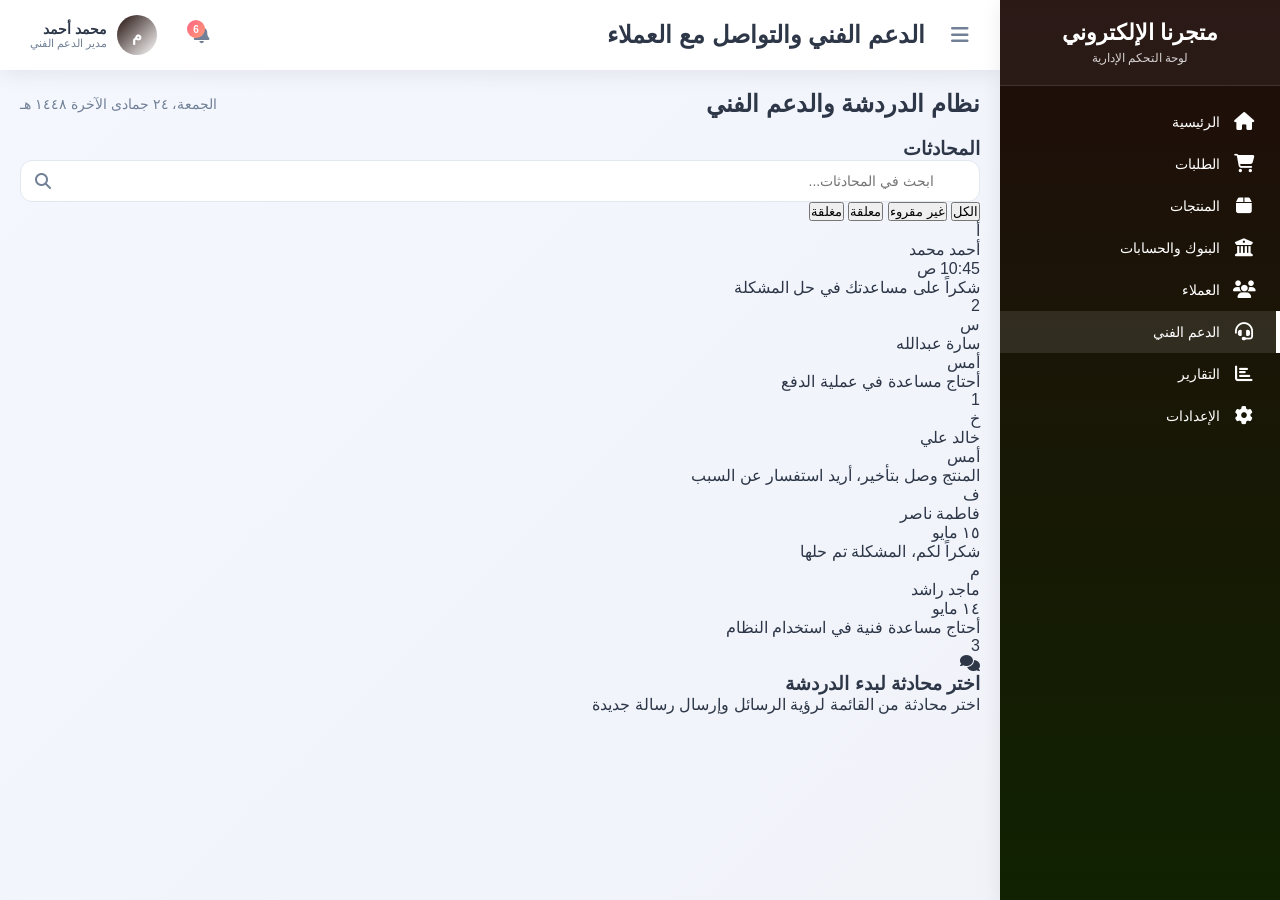
<file: dashboard/technicalsupport.html>
<!DOCTYPE html>
<html lang="ar" dir="rtl">
<head>
    <meta charset="UTF-8">
    <meta name="viewport" content="width=device-width, initial-scale=1.0">
    <title>نظام الدعم الفني المتكامل</title>
    <link rel="stylesheet" href="https://cdnjs.cloudflare.com/ajax/libs/font-awesome/6.4.0/css/all.min.css">
    <link rel="stylesheet" href="style.css">
</head>
<body>
    <div class="dashboard">
        <!-- الشريط الجانبي -->
        <div class="sidebar">
            <div class="logo">
                <h1>متجرنا الإلكتروني</h1>
                <p>لوحة التحكم الإدارية</p>
            </div>
            <div class="sidebar-menu">
                <div class="menu-item">
                    <i class="fas fa-home"></i>
                    <span>الرئيسية</span>
                </div>
                <div class="menu-item">
                    <i class="fas fa-shopping-cart"></i>
                    <span>الطلبات</span>
                </div>
                <div class="menu-item">
                    <i class="fas fa-box"></i>
                    <span>المنتجات</span>
                </div>
                <div class="menu-item">
                    <i class="fas fa-university"></i>
                    <span>البنوك والحسابات</span>
                </div>
                <div class="menu-item">
                    <i class="fas fa-users"></i>
                    <span>العملاء</span>
                </div>
                <div class="menu-item active">
                    <i class="fas fa-headset"></i>
                    <span>الدعم الفني</span>
                </div>
                <div class="menu-item">
                    <i class="fas fa-chart-bar"></i>
                    <span>التقارير</span>
                </div>
                <div class="menu-item">
                    <i class="fas fa-cog"></i>
                    <span>الإعدادات</span>
                </div>
            </div>
        </div>

        <!-- المحتوى الرئيسي -->
        <div class="main-content">
            <!-- الهيدر -->
            <div class="header">
                <div class="header-left">
                    <button class="toggle-sidebar">
                        <i class="fas fa-bars"></i>
                    </button>
                    <div class="page-info">
                        <h2>الدعم الفني والتواصل مع العملاء</h2>
                    </div>
                </div>
                <div class="header-right">
                    <div class="header-icon">
                        <i class="fas fa-bell"></i>
                        <span class="notification-badge" id="notificationCount">5</span>
                    </div>
                    <div class="user-profile">
                        <div class="user-avatar">م</div>
                        <div class="user-info">
                            <div class="user-name">محمد أحمد</div>
                            <div class="user-role">مدير الدعم الفني</div>
                        </div>
                    </div>
                </div>
            </div>

            <!-- محتوى الصفحة -->
            <div class="page-content">
                <div class="page-title">
                    <h2>نظام الدردشة والدعم الفني</h2>
                    <div class="date" id="currentDate">السبت، 15 مايو 2023</div>
                </div>

                <!-- شاشة الدعم الفني -->
                <div class="support-container">
                    <!-- لوحة المحادثات -->
                    <div class="conversations-panel">
                        <div class="conversations-header">
                            <h3>المحادثات</h3>
                            <div class="search-box">
                                <input type="text" id="searchConversations" placeholder="ابحث في المحادثات...">
                                <i class="fas fa-search"></i>
                            </div>
                            <div class="filters">
                                <button class="filter-btn active" data-filter="all">الكل</button>
                                <button class="filter-btn" data-filter="unread">غير مقروء</button>
                                <button class="filter-btn" data-filter="pending">معلقة</button>
                                <button class="filter-btn" data-filter="closed">مغلقة</button>
                            </div>
                        </div>
                        <div class="conversations-list" id="conversationsList">
                            <!-- سيتم تعبئة المحادثات ديناميكياً -->
                        </div>
                    </div>

                    <!-- لوحة المحادثة -->
                    <div class="chat-panel" id="chatPanel">
                        <div class="no-chat-selected" id="noChatSelected">
                            <i class="fas fa-comments"></i>
                            <h3>اختر محادثة لبدء الدردشة</h3>
                            <p>اختر محادثة من القائمة لرؤية الرسائل وإرسال رسالة جديدة</p>
                        </div>
                        
                        <div class="chat-header" id="chatHeader" style="display: none;">
                            <div class="chat-user">
                                <div class="chat-user-avatar" id="chatUserAvatar">أ</div>
                                <div class="chat-user-info">
                                    <h4 id="chatUserName">أحمد محمد</h4>
                                    <p id="chatUserStatus">آخر ظهور: الآن</p>
                                </div>
                            </div>
                            <div class="chat-status">
                                <div class="status-dot" id="statusDot"></div>
                                <span id="statusText">متصل الآن</span>
                            </div>
                            <div class="chat-actions">
                                <button class="chat-action-btn">
                                    <i class="fas fa-phone"></i>
                                </button>
                                <button class="chat-action-btn">
                                    <i class="fas fa-video"></i>
                                </button>
                                <button class="chat-action-btn">
                                    <i class="fas fa-info-circle"></i>
                                </button>
                            </div>
                        </div>
                        
                        <div class="chat-messages" id="chatMessages" style="display: none;">
                            <!-- سيتم تعبئة الرسائل ديناميكياً -->
                        </div>
                        
                        <div class="chat-input" id="chatInput" style="display: none;">
                            <div class="chat-input-actions">
                                <button class="chat-input-btn">
                                    <i class="fas fa-paperclip"></i>
                                </button>
                                <button class="chat-input-btn">
                                    <i class="fas fa-smile"></i>
                                </button>
                            </div>
                            <input type="text" id="messageInput" placeholder="اكتب رسالتك هنا...">
                            <button class="chat-input-btn send-btn" id="sendMessageBtn">
                                <i class="fas fa-paper-plane"></i>
                            </button>
                        </div>
                    </div>
                </div>
            </div>
        </div>
    </div>

    <script>
        // قاعدة بيانات محاكاة للمحادثات والرسائل
        const conversationsData = {
            "all": [
                {
                    id: 1,
                    userId: 101,
                    userName: "أحمد محمد",
                    userInitial: "أ",
                    userStatus: "online",
                    lastSeen: "الآن",
                    unreadCount: 2,
                    status: "active",
                    messages: [
                        { id: 1, text: "مرحباً، أنا أحمد. أود الاستفسار عن حالة طلبي رقم #12345", time: "10:30 ص", type: "received" },
                        { id: 2, text: "مرحباً أحمد، شكراً لتواصلك معنا. دعني أتحقق من حالة طلبك", time: "10:32 ص", type: "sent" },
                        { id: 3, text: "طلبتك #12345 حالياً في مرحلة التغليف وسيتم شحنه خلال 24 ساعة", time: "10:33 ص", type: "sent" },
                        { id: 4, text: "شكراً لك على المعلومة. هل يمكنني تغيير عنوان الشحن؟", time: "10:35 ص", type: "received" },
                        { id: 5, text: "نعم بالطبع، يمكنني مساعدتك في تغيير عنوان الشحن. يرجى إرسال العنوان الجديد", time: "10:36 ص", type: "sent" },
                        { id: 6, text: "العنوان الجديد: شارع الملك فهد، الرياض 12345", time: "10:40 ص", type: "received" },
                        { id: 7, text: "تم تحديث العنوان بنجاح. سيصلك إشعار عند شحن الطلب", time: "10:42 ص", type: "sent" },
                        { id: 8, text: "شكراً جزيلاً على مساعدتك!", time: "10:45 ص", type: "received" }
                    ],
                    lastMessage: "شكراً على مساعدتك في حل المشكلة",
                    lastMessageTime: "10:45 ص"
                },
                {
                    id: 2,
                    userId: 102,
                    userName: "سارة عبدالله",
                    userInitial: "س",
                    userStatus: "offline",
                    lastSeen: "منذ ساعتين",
                    unreadCount: 1,
                    status: "pending",
                    messages: [
                        { id: 1, text: "مرحباً، أنا سارة. أحتاج مساعدة في عملية الدفع", time: "09:15 ص", type: "received" },
                        { id: 2, text: "مرحباً سارة، سأساعدك في ذلك. ما هي المشكلة التي تواجهينها؟", time: "09:20 ص", type: "sent" },
                        { id: 3, text: "عند محاولة الدفع، يظهر لي خطأ 'تم رفض العملية'", time: "09:22 ص", type: "received" },
                        { id: 4, text: "هل يمكنك إرسال لقطة شاشة للخطأ؟", time: "09:25 ص", type: "sent" }
                    ],
                    lastMessage: "أحتاج مساعدة في عملية الدفع",
                    lastMessageTime: "أمس"
                },
                {
                    id: 3,
                    userId: 103,
                    userName: "خالد علي",
                    userInitial: "خ",
                    userStatus: "online",
                    lastSeen: "الآن",
                    unreadCount: 0,
                    status: "active",
                    messages: [
                        { id: 1, text: "المنتج وصل بتأخير، أريد استفسار عن السبب", time: "14:30 م", type: "received" },
                        { id: 2, text: "أهلاً بك خالد، أعتذر عن التأخير. دعني أتحقق من حالة الشحن", time: "14:35 م", type: "sent" },
                        { id: 3, text: "لقد وجدت أن التأخير كان بسبب ظروف جوية أثرت على الشحن", time: "14:40 م", type: "sent" },
                        { id: 4, text: "شكراً للتوضيح. هل يمكنني الحصول على خصم كتعويض عن التأخير؟", time: "14:45 م", type: "received" }
                    ],
                    lastMessage: "المنتج وصل بتأخير، أريد استفسار عن السبب",
                    lastMessageTime: "أمس"
                },
                {
                    id: 4,
                    userId: 104,
                    userName: "فاطمة ناصر",
                    userInitial: "ف",
                    userStatus: "offline",
                    lastSeen: "منذ 3 أيام",
                    unreadCount: 0,
                    status: "closed",
                    messages: [
                        { id: 1, text: "مرحباً، لدي مشكلة في تفعيل الحساب", time: "11:10 ص", type: "received" },
                        { id: 2, text: "مرحباً فاطمة، سأساعدك في تفعيل حسابك. هل يمكنك إرسال بريدك الإلكتروني؟", time: "11:15 ص", type: "sent" },
                        { id: 3, text: "fatima@example.com", time: "11:20 ص", type: "received" },
                        { id: 4, text: "شكراً، لقد تم تفعيل حسابك بنجاح. يمكنك تسجيل الدخول الآن", time: "11:25 ص", type: "sent" },
                        { id: 5, text: "شكراً لكم، المشكلة تم حلها", time: "11:30 ص", type: "received" }
                    ],
                    lastMessage: "شكراً لكم، المشكلة تم حلها",
                    lastMessageTime: "١٥ مايو"
                },
                {
                    id: 5,
                    userId: 105,
                    userName: "ماجد راشد",
                    userInitial: "م",
                    userStatus: "online",
                    lastSeen: "الآن",
                    unreadCount: 3,
                    status: "active",
                    messages: [
                        { id: 1, text: "أحتاج مساعدة فنية في استخدام النظام", time: "13:20 م", type: "received" },
                        { id: 2, text: "مرحباً ماجد، سأساعدك في استخدام النظام. ما هي الصعوبة التي تواجهها؟", time: "13:25 م", type: "sent" }
                    ],
                    lastMessage: "أحتاج مساعدة فنية في استخدام النظام",
                    lastMessageTime: "١٤ مايو"
                }
            ],
            "unread": [],
            "pending": [],
            "closed": []
        };

        // عناصر DOM
        const toggleSidebar = document.querySelector('.toggle-sidebar');
        const sidebar = document.querySelector('.sidebar');
        const mainContent = document.querySelector('.main-content');
        const conversationsList = document.getElementById('conversationsList');
        const searchConversations = document.getElementById('searchConversations');
        const filterButtons = document.querySelectorAll('.filter-btn');
        const chatPanel = document.getElementById('chatPanel');
        const noChatSelected = document.getElementById('noChatSelected');
        const chatHeader = document.getElementById('chatHeader');
        const chatMessages = document.getElementById('chatMessages');
        const chatInput = document.getElementById('chatInput');
        const chatUserAvatar = document.getElementById('chatUserAvatar');
        const chatUserName = document.getElementById('chatUserName');
        const chatUserStatus = document.getElementById('chatUserStatus');
        const statusDot = document.getElementById('statusDot');
        const statusText = document.getElementById('statusText');
        const messageInput = document.getElementById('messageInput');
        const sendMessageBtn = document.getElementById('sendMessageBtn');
        const notificationCount = document.getElementById('notificationCount');
        const currentDate = document.getElementById('currentDate');

        // المتغيرات العامة
        let currentFilter = 'all';
        let currentConversationId = null;
        let allConversations = [...conversationsData.all];

        // تهيئة التطبيق
        document.addEventListener('DOMContentLoaded', function() {
            // تعيين التاريخ الحالي
            setCurrentDate();
            
            // تحميل المحادثات
            loadConversations();
            
            // إضافة مستمعي الأحداث
            addEventListeners();
        });

        // تعيين التاريخ الحالي
        function setCurrentDate() {
            const now = new Date();
            const options = { weekday: 'long', year: 'numeric', month: 'long', day: 'numeric' };
            const dateString = now.toLocaleDateString('ar-SA', options);
            currentDate.textContent = dateString;
        }

        // تحميل المحادثات
        function loadConversations() {
            conversationsList.innerHTML = '';
            
            let conversationsToShow = [...allConversations];
            
            // تطبيق الفلتر
            if (currentFilter === 'unread') {
                conversationsToShow = conversationsToShow.filter(conv => conv.unreadCount > 0);
            } else if (currentFilter === 'pending') {
                conversationsToShow = conversationsToShow.filter(conv => conv.status === 'pending');
            } else if (currentFilter === 'closed') {
                conversationsToShow = conversationsToShow.filter(conv => conv.status === 'closed');
            }
            
            // تحديث عدد الإشعارات
            updateNotificationCount();
            
            // عرض المحادثات
            if (conversationsToShow.length === 0) {
                conversationsList.innerHTML = '<div class="no-conversations" style="text-align: center; padding: 20px; color: var(--gray);">لا توجد محادثات</div>';
                return;
            }
            
            conversationsToShow.forEach(conversation => {
                const conversationItem = document.createElement('div');
                conversationItem.className = 'conversation-item';
                if (conversation.id === currentConversationId) {
                    conversationItem.classList.add('active');
                }
                
                conversationItem.innerHTML = `
                    <div class="conversation-avatar">${conversation.userInitial}</div>
                    <div class="conversation-info">
                        <div class="conversation-header">
                            <div class="conversation-name">${conversation.userName}</div>
                            <div class="conversation-time">${conversation.lastMessageTime}</div>
                        </div>
                        <div class="conversation-preview">
                            <div class="conversation-message">${conversation.lastMessage}</div>
                            ${conversation.unreadCount > 0 ? `<div class="unread-badge">${conversation.unreadCount}</div>` : ''}
                        </div>
                    </div>
                `;
                
                conversationItem.addEventListener('click', () => {
                    selectConversation(conversation.id);
                });
                
                conversationsList.appendChild(conversationItem);
            });
        }

        // تحديث عدد الإشعارات
        function updateNotificationCount() {
            const unreadConversations = allConversations.filter(conv => conv.unreadCount > 0);
            const totalUnread = unreadConversations.reduce((total, conv) => total + conv.unreadCount, 0);
            notificationCount.textContent = totalUnread;
        }

        // تحديد محادثة
        function selectConversation(conversationId) {
            currentConversationId = conversationId;
            const conversation = allConversations.find(conv => conv.id === conversationId);
            
            if (!conversation) return;
            
            // تحديث واجهة المحادثة
            noChatSelected.style.display = 'none';
            chatHeader.style.display = 'flex';
            chatMessages.style.display = 'flex';
            chatInput.style.display = 'flex';
            
            // تحديث رأس المحادثة
            chatUserAvatar.textContent = conversation.userInitial;
            chatUserName.textContent = conversation.userName;
            chatUserStatus.textContent = conversation.userStatus === 'online' ? 'متصل الآن' : `آخر ظهور: ${conversation.lastSeen}`;
            
            // تحديث حالة الاتصال
            if (conversation.userStatus === 'online') {
                statusDot.style.backgroundColor = 'var(--success)';
                statusText.textContent = 'متصل الآن';
            } else {
                statusDot.style.backgroundColor = 'var(--gray)';
                statusText.textContent = 'غير متصل';
            }
            
            // تحميل الرسائل
            loadMessages(conversation.messages);
            
            // إعادة تحميل قائمة المحادثات لتحديد النشطة
            loadConversations();
            
            // إعادة تعيين الرسائل غير المقروءة
            if (conversation.unreadCount > 0) {
                conversation.unreadCount = 0;
                updateNotificationCount();
            }
        }

        // تحميل الرسائل
        function loadMessages(messages) {
            chatMessages.innerHTML = '';
            
            messages.forEach(message => {
                const messageElement = document.createElement('div');
                messageElement.className = `message ${message.type}`;
                messageElement.innerHTML = `
                    <div class="message-text">${message.text}</div>
                    <div class="message-time">${message.time}</div>
                `;
                chatMessages.appendChild(messageElement);
            });
            
            // التمرير لأسفل لعرض أحدث الرسائل
            chatMessages.scrollTop = chatMessages.scrollHeight;
        }

        // إرسال رسالة جديدة
        function sendMessage() {
            const messageText = messageInput.value.trim();
            if (messageText === '' || !currentConversationId) return;
            
            const conversation = allConversations.find(conv => conv.id === currentConversationId);
            if (!conversation) return;
            
            const now = new Date();
            const timeString = now.getHours() + ':' + (now.getMinutes() < 10 ? '0' : '') + now.getMinutes();
            
            // إنشاء الرسالة الجديدة
            const newMessage = {
                id: conversation.messages.length + 1,
                text: messageText,
                time: timeString,
                type: 'sent'
            };
            
            // إضافة الرسالة للمحادثة
            conversation.messages.push(newMessage);
            conversation.lastMessage = messageText;
            conversation.lastMessageTime = timeString;
            
            // تحديث واجهة المستخدم
            const messageElement = document.createElement('div');
            messageElement.className = 'message sent';
            messageElement.innerHTML = `
                <div class="message-text">${messageText}</div>
                <div class="message-time">${timeString}</div>
            `;
            
            chatMessages.appendChild(messageElement);
            messageInput.value = '';
            
            // التمرير لأسفل لعرض الرسالة الجديدة
            chatMessages.scrollTop = chatMessages.scrollHeight;
            
            // إعادة تحميل قائمة المحادثات لتحديث آخر رسالة
            loadConversations();
            
            // محاكاة رد بعد ثانيتين
            setTimeout(() => {
                const replyMessages = [
                    "شكراً على رسالتك. سنرد عليك قريباً",
                    "تم استلام رسالتك وسنقوم بالرد في أقرب وقت",
                    "نقدر تواصلك معنا. كيف يمكنني مساعدتك؟",
                    "هل تحتاج إلى مساعدة إضافية؟"
                ];
                
                const randomReply = replyMessages[Math.floor(Math.random() * replyMessages.length)];
                
                const replyMessage = {
                    id: conversation.messages.length + 1,
                    text: randomReply,
                    time: timeString,
                    type: 'received'
                };
                
                conversation.messages.push(replyMessage);
                conversation.lastMessage = randomReply;
                conversation.lastMessageTime = timeString;
                
                const replyElement = document.createElement('div');
                replyElement.className = 'message received';
                replyElement.innerHTML = `
                    <div class="message-text">${randomReply}</div>
                    <div class="message-time">${timeString}</div>
                `;
                
                chatMessages.appendChild(replyElement);
                chatMessages.scrollTop = chatMessages.scrollHeight;
                
                // إعادة تحميل قائمة المحادثات
                loadConversations();
            }, 2000);
        }

        // البحث في المحادثات
        function searchConversationsHandler() {
            const searchTerm = searchConversations.value.toLowerCase();
            
            if (searchTerm === '') {
                allConversations = [...conversationsData.all];
            } else {
                allConversations = conversationsData.all.filter(conversation => 
                    conversation.userName.toLowerCase().includes(searchTerm) ||
                    conversation.lastMessage.toLowerCase().includes(searchTerm)
                );
            }
            
            loadConversations();
        }

        // إضافة مستمعي الأحداث
        function addEventListeners() {
            // تبديل الشريط الجانبي
            toggleSidebar.addEventListener('click', () => {
                sidebar.classList.toggle('active');
                mainContent.classList.toggle('expanded');
            });

            // فلتر المحادثات
            filterButtons.forEach(button => {
                button.addEventListener('click', () => {
                    filterButtons.forEach(btn => btn.classList.remove('active'));
                    button.classList.add('active');
                    currentFilter = button.getAttribute('data-filter');
                    loadConversations();
                });
            });

            // البحث في المحادثات
            searchConversations.addEventListener('input', searchConversationsHandler);

            // إرسال رسالة
            sendMessageBtn.addEventListener('click', sendMessage);
            
            messageInput.addEventListener('keypress', (e) => {
                if (e.key === 'Enter') {
                    sendMessage();
                }
            });
        }
    </script>
</body>
</html>
</file>
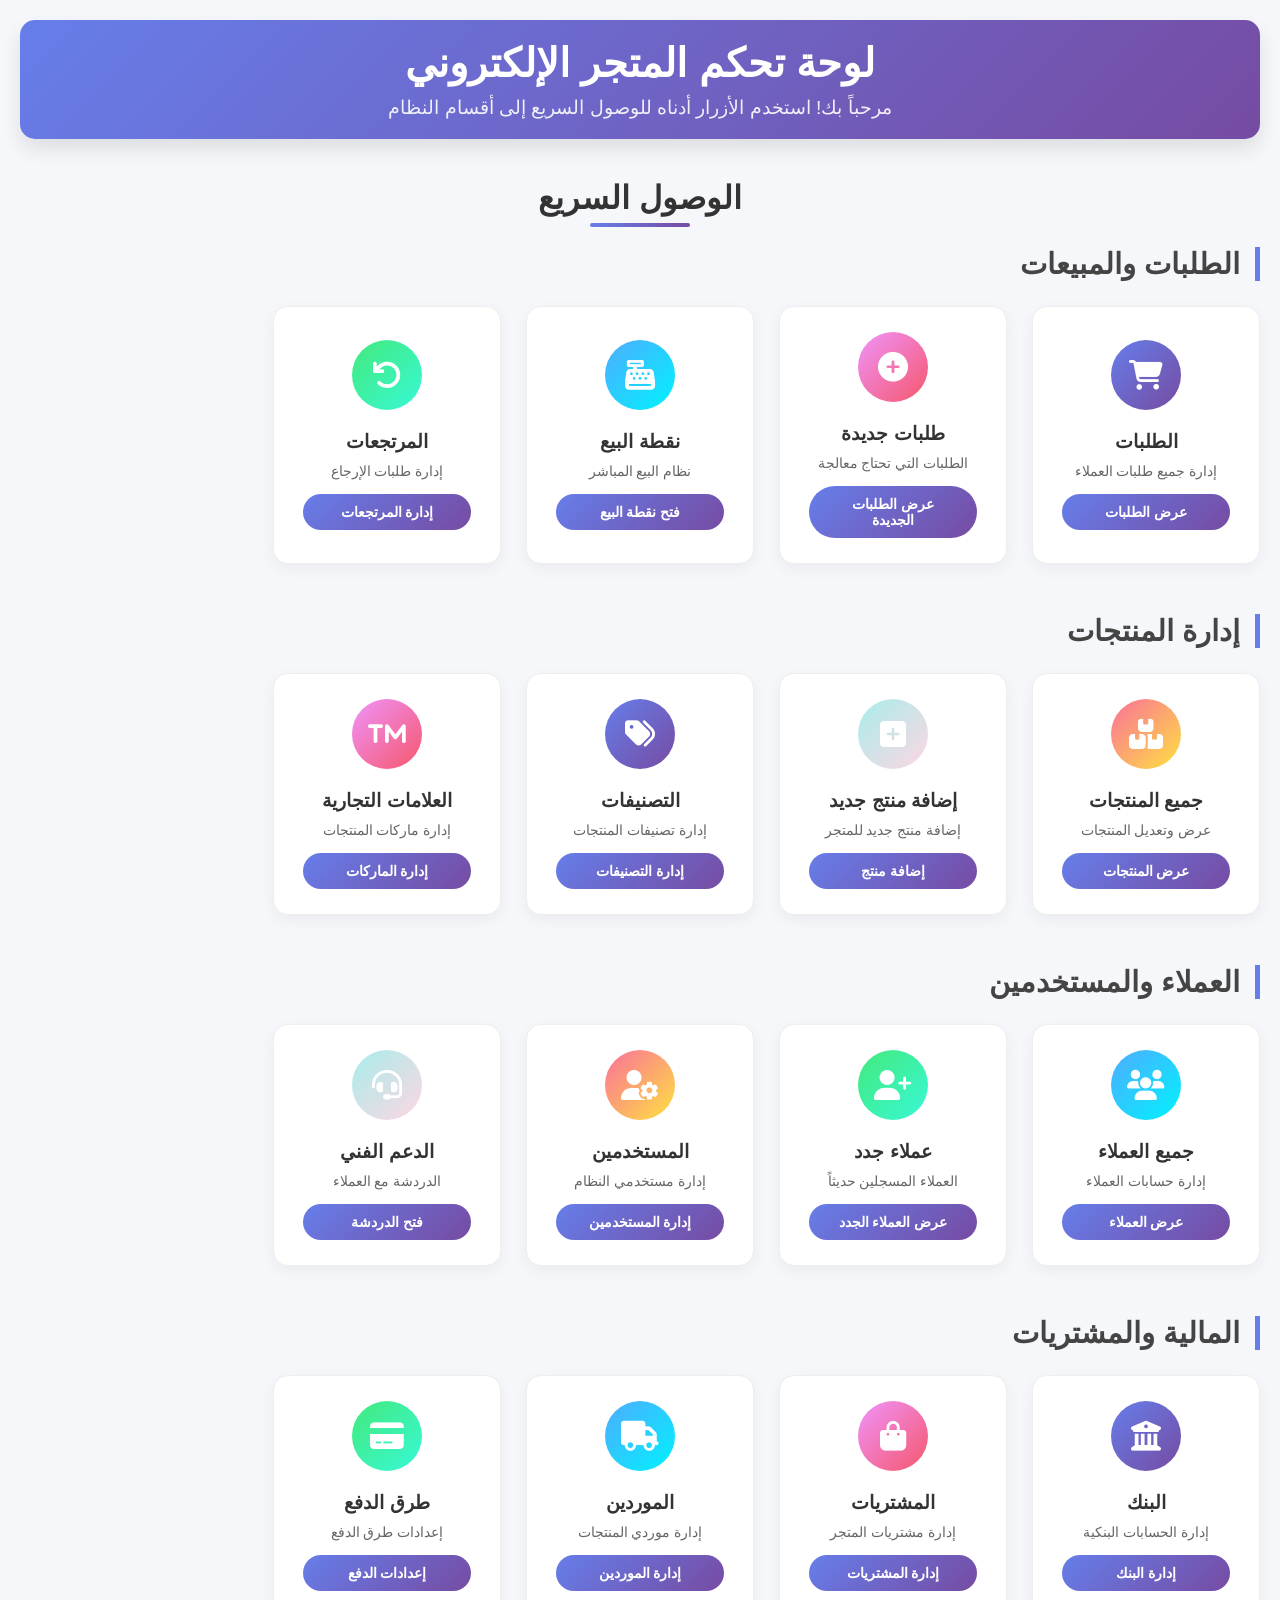
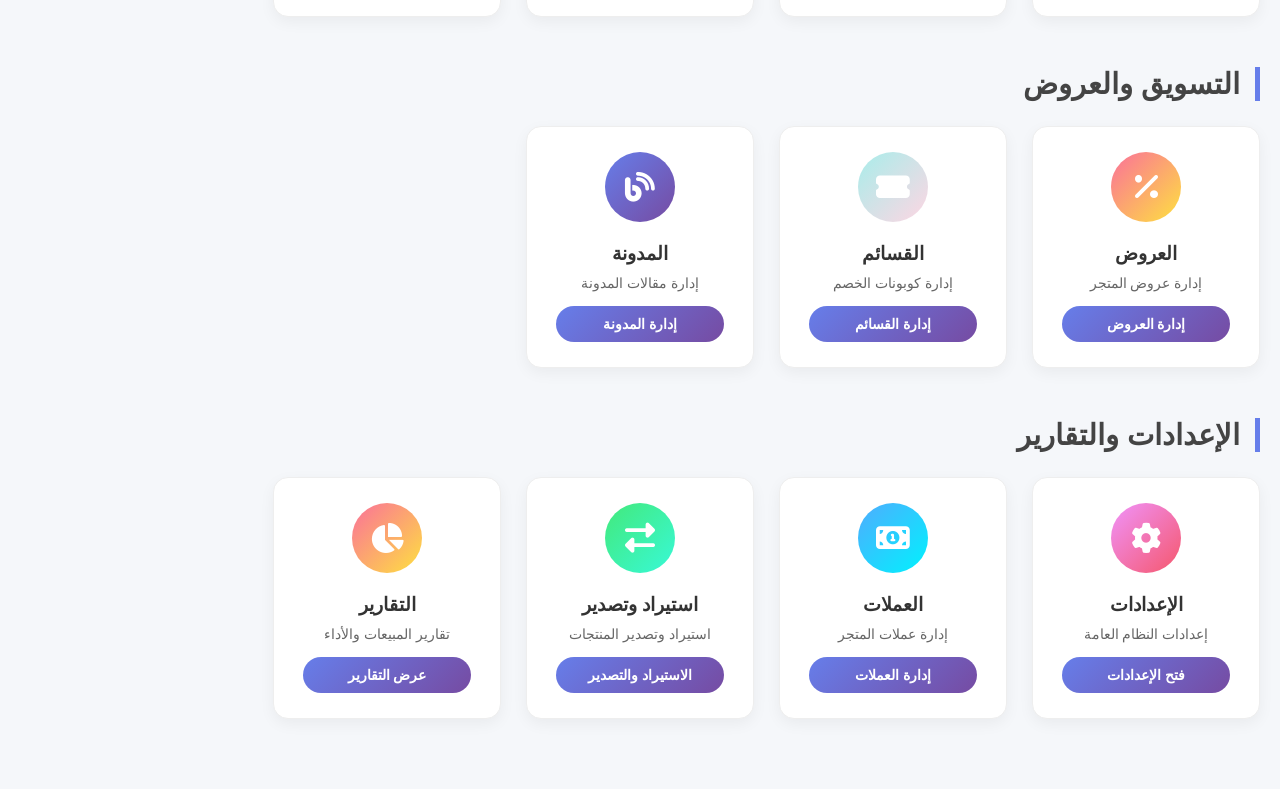
<file: dashboard/Untitled-5.html>
<!DOCTYPE html>
<html lang="ar" dir="rtl">
<head>
    <meta charset="UTF-8">
    <meta name="viewport" content="width=device-width, initial-scale=1.0">
    <title>لوحة التحكم - الوصول السريع</title>
    <link rel="stylesheet" href="https://cdnjs.cloudflare.com/ajax/libs/font-awesome/6.4.0/css/all.min.css">
    <style>
        * {
            margin: 0;
            padding: 0;
            box-sizing: border-box;
            font-family: 'Segoe UI', Tahoma, Geneva, Verdana, sans-serif;
        }
        
        body {
            background-color: #f5f7fa;
            color: #333;
            padding: 20px;
            min-height: 100vh;
        }
        
        .dashboard-header {
            text-align: center;
            margin-bottom: 40px;
            padding: 20px;
            background: linear-gradient(135deg, #667eea 0%, #764ba2 100%);
            color: white;
            border-radius: 15px;
            box-shadow: 0 10px 20px rgba(0,0,0,0.1);
        }
        
        .dashboard-header h1 {
            font-size: 2.5rem;
            margin-bottom: 10px;
        }
        
        .dashboard-header p {
            font-size: 1.2rem;
            opacity: 0.9;
        }
        
        .quick-access-title {
            text-align: center;
            margin: 30px 0;
            font-size: 2rem;
            color: #333;
            position: relative;
        }
        
        .quick-access-title:after {
            content: '';
            position: absolute;
            width: 100px;
            height: 4px;
            background: linear-gradient(to right, #667eea, #764ba2);
            bottom: -10px;
            right: 50%;
            transform: translateX(50%);
            border-radius: 2px;
        }
        
        .dashboard-grid {
            display: grid;
            grid-template-columns: repeat(auto-fill, minmax(220px, 1fr));
            gap: 25px;
            max-width: 1400px;
            margin: 0 auto;
        }
        
        .dashboard-card {
            background: white;
            border-radius: 15px;
            padding: 25px 20px;
            text-align: center;
            transition: all 0.3s ease;
            box-shadow: 0 5px 15px rgba(0,0,0,0.05);
            border: 1px solid #eee;
            display: flex;
            flex-direction: column;
            align-items: center;
            justify-content: center;
            min-height: 180px;
        }
        
        .dashboard-card:hover {
            transform: translateY(-10px);
            box-shadow: 0 15px 30px rgba(0,0,0,0.1);
            border-color: #667eea;
        }
        
        .card-icon {
            width: 70px;
            height: 70px;
            border-radius: 50%;
            display: flex;
            align-items: center;
            justify-content: center;
            margin-bottom: 20px;
            font-size: 30px;
            color: white;
        }
        
        .card-title {
            font-size: 1.2rem;
            font-weight: 600;
            margin-bottom: 10px;
            color: #333;
        }
        
        .card-desc {
            font-size: 0.9rem;
            color: #666;
            margin-bottom: 15px;
        }
        
        .card-btn {
            background: linear-gradient(135deg, #667eea 0%, #764ba2 100%);
            color: white;
            border: none;
            padding: 10px 20px;
            border-radius: 50px;
            font-weight: 600;
            cursor: pointer;
            transition: all 0.3s ease;
            font-size: 0.9rem;
            text-decoration: none;
            display: inline-block;
            width: 90%;
        }
        
        .card-btn:hover {
            transform: scale(1.05);
            box-shadow: 0 5px 15px rgba(102, 126, 234, 0.4);
        }
        
        .category-section {
            margin-bottom: 50px;
        }
        
        .category-title {
            font-size: 1.8rem;
            color: #444;
            margin-bottom: 25px;
            padding-right: 15px;
            border-right: 5px solid #667eea;
        }
        
        /* ألوان متنوعة للأيقونات */
        .color-1 { background: linear-gradient(135deg, #667eea 0%, #764ba2 100%); }
        .color-2 { background: linear-gradient(135deg, #f093fb 0%, #f5576c 100%); }
        .color-3 { background: linear-gradient(135deg, #4facfe 0%, #00f2fe 100%); }
        .color-4 { background: linear-gradient(135deg, #43e97b 0%, #38f9d7 100%); }
        .color-5 { background: linear-gradient(135deg, #fa709a 0%, #fee140 100%); }
        .color-6 { background: linear-gradient(135deg, #a8edea 0%, #fed6e3 100%); }
        .color-7 { background: linear-gradient(135deg, #d299c2 0%, #fef9d7 100%); }
        .color-8 { background: linear-gradient(135deg, #89f7fe 0%, #66a6ff 100%); }
        .color-9 { background: linear-gradient(135deg, #f6d365 0%, #fda085 100%); }
        .color-10 { background: linear-gradient(135deg, #a3bded 0%, #6991c7 100%); }
        
        @media (max-width: 768px) {
            .dashboard-grid {
                grid-template-columns: repeat(auto-fill, minmax(180px, 1fr));
                gap: 15px;
            }
            
            .dashboard-header h1 {
                font-size: 2rem;
            }
            
            .quick-access-title {
                font-size: 1.6rem;
            }
        }
        
        @media (max-width: 480px) {
            .dashboard-grid {
                grid-template-columns: repeat(2, 1fr);
            }
            
            .dashboard-card {
                padding: 20px 15px;
                min-height: 160px;
            }
            
            .card-icon {
                width: 60px;
                height: 60px;
                font-size: 25px;
            }
        }
    </style>
</head>
<body>
    <!-- رأس لوحة التحكم -->
    <div class="dashboard-header">
        <h1>لوحة تحكم المتجر الإلكتروني</h1>
        <p>مرحباً بك! استخدم الأزرار أدناه للوصول السريع إلى أقسام النظام</p>
    </div>
    
    <!-- قسم الوصول السريع -->
    <h2 class="quick-access-title">الوصول السريع</h2>
    
    <!-- قسم الطلبات -->
    <div class="category-section">
        <h3 class="category-title">الطلبات والمبيعات</h3>
        <div class="dashboard-grid">
            <!-- الطلبات -->
            <div class="dashboard-card">
                <div class="card-icon color-1">
                    <i class="fas fa-shopping-cart"></i>
                </div>
                <h3 class="card-title">الطلبات</h3>
                <p class="card-desc">إدارة جميع طلبات العملاء</p>
                <a href="orders.php" class="card-btn">عرض الطلبات</a>
            </div>
            
            <!-- الطلبات الجديدة -->
            <div class="dashboard-card">
                <div class="card-icon color-2">
                    <i class="fas fa-plus-circle"></i>
                </div>
                <h3 class="card-title">طلبات جديدة</h3>
                <p class="card-desc">الطلبات التي تحتاج معالجة</p>
                <a href="orders_new.php" class="card-btn">عرض الطلبات الجديدة</a>
            </div>
            
            <!-- المبيعات -->
            <div class="dashboard-card">
                <div class="card-icon color-3">
                    <i class="fas fa-cash-register"></i>
                </div>
                <h3 class="card-title">نقطة البيع</h3>
                <p class="card-desc">نظام البيع المباشر</p>
                <a href="pos.php" class="card-btn">فتح نقطة البيع</a>
            </div>
            
            <!-- المرتجعات -->
            <div class="dashboard-card">
                <div class="card-icon color-4">
                    <i class="fas fa-undo"></i>
                </div>
                <h3 class="card-title">المرتجعات</h3>
                <p class="card-desc">إدارة طلبات الإرجاع</p>
                <a href="returns.php" class="card-btn">إدارة المرتجعات</a>
            </div>
        </div>
    </div>
    
    <!-- قسم المنتجات -->
    <div class="category-section">
        <h3 class="category-title">إدارة المنتجات</h3>
        <div class="dashboard-grid">
            <!-- جميع المنتجات -->
            <div class="dashboard-card">
                <div class="card-icon color-5">
                    <i class="fas fa-boxes"></i>
                </div>
                <h3 class="card-title">جميع المنتجات</h3>
                <p class="card-desc">عرض وتعديل المنتجات</p>
                <a href="products.php" class="card-btn">عرض المنتجات</a>
            </div>
            
            <!-- إضافة منتج -->
            <div class="dashboard-card">
                <div class="card-icon color-6">
                    <i class="fas fa-plus-square"></i>
                </div>
                <h3 class="card-title">إضافة منتج جديد</h3>
                <p class="card-desc">إضافة منتج جديد للمتجر</p>
                <a href="add_product.php" class="card-btn">إضافة منتج</a>
            </div>
            
            <!-- التصنيفات -->
            <div class="dashboard-card">
                <div class="card-icon color-1">
                    <i class="fas fa-tags"></i>
                </div>
                <h3 class="card-title">التصنيفات</h3>
                <p class="card-desc">إدارة تصنيفات المنتجات</p>
                <a href="categories.php" class="card-btn">إدارة التصنيفات</a>
            </div>
            
            <!-- العلامات التجارية -->
            <div class="dashboard-card">
                <div class="card-icon color-2">
                    <i class="fas fa-trademark"></i>
                </div>
                <h3 class="card-title">العلامات التجارية</h3>
                <p class="card-desc">إدارة ماركات المنتجات</p>
                <a href="brand.php" class="card-btn">إدارة الماركات</a>
            </div>
        </div>
    </div>
    
    <!-- قسم العملاء -->
    <div class="category-section">
        <h3 class="category-title">العملاء والمستخدمين</h3>
        <div class="dashboard-grid">
            <!-- جميع العملاء -->
            <div class="dashboard-card">
                <div class="card-icon color-3">
                    <i class="fas fa-users"></i>
                </div>
                <h3 class="card-title">جميع العملاء</h3>
                <p class="card-desc">إدارة حسابات العملاء</p>
                <a href="customers.php" class="card-btn">عرض العملاء</a>
            </div>
            
            <!-- العملاء الجدد -->
            <div class="dashboard-card">
                <div class="card-icon color-4">
                    <i class="fas fa-user-plus"></i>
                </div>
                <h3 class="card-title">عملاء جدد</h3>
                <p class="card-desc">العملاء المسجلين حديثاً</p>
                <a href="new_customers.php" class="card-btn">عرض العملاء الجدد</a>
            </div>
            
            <!-- المستخدمين -->
            <div class="dashboard-card">
                <div class="card-icon color-5">
                    <i class="fas fa-user-cog"></i>
                </div>
                <h3 class="card-title">المستخدمين</h3>
                <p class="card-desc">إدارة مستخدمي النظام</p>
                <a href="adduser.php" class="card-btn">إدارة المستخدمين</a>
            </div>
            
            <!-- الدردشة والدعم -->
            <div class="dashboard-card">
                <div class="card-icon color-6">
                    <i class="fas fa-headset"></i>
                </div>
                <h3 class="card-title">الدعم الفني</h3>
                <p class="card-desc">الدردشة مع العملاء</p>
                <a href="chat.php" class="card-btn">فتح الدردشة</a>
            </div>
        </div>
    </div>
    
    <!-- قسم المالية -->
    <div class="category-section">
        <h3 class="category-title">المالية والمشتريات</h3>
        <div class="dashboard-grid">
            <!-- البنك -->
            <div class="dashboard-card">
                <div class="card-icon color-1">
                    <i class="fas fa-university"></i>
                </div>
                <h3 class="card-title">البنك</h3>
                <p class="card-desc">إدارة الحسابات البنكية</p>
                <a href="banck.php" class="card-btn">إدارة البنك</a>
            </div>
            
            <!-- المشتريات -->
            <div class="dashboard-card">
                <div class="card-icon color-2">
                    <i class="fas fa-shopping-bag"></i>
                </div>
                <h3 class="card-title">المشتريات</h3>
                <p class="card-desc">إدارة مشتريات المتجر</p>
                <a href="purchases.php" class="card-btn">إدارة المشتريات</a>
            </div>
            
            <!-- الموردين -->
            <div class="dashboard-card">
                <div class="card-icon color-3">
                    <i class="fas fa-truck"></i>
                </div>
                <h3 class="card-title">الموردين</h3>
                <p class="card-desc">إدارة موردي المنتجات</p>
                <a href="suppliers.php" class="card-btn">إدارة الموردين</a>
            </div>
            
            <!-- طرق الدفع -->
            <div class="dashboard-card">
                <div class="card-icon color-4">
                    <i class="fas fa-credit-card"></i>
                </div>
                <h3 class="card-title">طرق الدفع</h3>
                <p class="card-desc">إعدادات طرق الدفع</p>
                <a href="payment_methods.php" class="card-btn">إعدادات الدفع</a>
            </div>
        </div>
    </div>
    
    <!-- قسم التسويق -->
    <div class="category-section">
        <h3 class="category-title">التسويق والعروض</h3>
        <div class="dashboard-grid">
            <!-- العروض -->
            <div class="dashboard-card">
                <div class="card-icon color-5">
                    <i class="fas fa-percentage"></i>
                </div>
                <h3 class="card-title">العروض</h3>
                <p class="card-desc">إدارة عروض المتجر</p>
                <a href="offers.php" class="card-btn">إدارة العروض</a>
            </div>
            
            <!-- القسائم -->
            <div class="dashboard-card">
                <div class="card-icon color-6">
                    <i class="fas fa-ticket-alt"></i>
                </div>
                <h3 class="card-title">القسائم</h3>
                <p class="card-desc">إدارة كوبونات الخصم</p>
                <a href="coupons.php" class="card-btn">إدارة القسائم</a>
            </div>
            
            <!-- المدونة -->
            <div class="dashboard-card">
                <div class="card-icon color-1">
                    <i class="fas fa-blog"></i>
                </div>
                <h3 class="card-title">المدونة</h3>
                <p class="card-desc">إدارة مقالات المدونة</p>
                <a href="blog.php" class="card-btn">إدارة المدونة</a>
            </div>
        </div>
    </div>
    
    <!-- قسم الإعدادات -->
    <div class="category-section">
        <h3 class="category-title">الإعدادات والتقارير</h3>
        <div class="dashboard-grid">
            <!-- الإعدادات -->
            <div class="dashboard-card">
                <div class="card-icon color-2">
                    <i class="fas fa-cog"></i>
                </div>
                <h3 class="card-title">الإعدادات</h3>
                <p class="card-desc">إعدادات النظام العامة</p>
                <a href="settings.php" class="card-btn">فتح الإعدادات</a>
            </div>
            
            <!-- العملات -->
            <div class="dashboard-card">
                <div class="card-icon color-3">
                    <i class="fas fa-money-bill-alt"></i>
                </div>
                <h3 class="card-title">العملات</h3>
                <p class="card-desc">إدارة عملات المتجر</p>
                <a href="currencies.php" class="card-btn">إدارة العملات</a>
            </div>
            
            <!-- الاستيراد والتصدير -->
            <div class="dashboard-card">
                <div class="card-icon color-4">
                    <i class="fas fa-exchange-alt"></i>
                </div>
                <h3 class="card-title">استيراد وتصدير</h3>
                <p class="card-desc">استيراد وتصدير المنتجات</p>
                <a href="import_export.php" class="card-btn">الاستيراد والتصدير</a>
            </div>
            
            <!-- التقارير -->
            <div class="dashboard-card">
                <div class="card-icon color-5">
                    <i class="fas fa-chart-pie"></i>
                </div>
                <h3 class="card-title">التقارير</h3>
                <p class="card-desc">تقارير المبيعات والأداء</p>
                <a href="analytics.php" class="card-btn">عرض التقارير</a>
            </div>
        </div>
    </div>

    <script>
        // إضافة تأثيرات تفاعلية
        document.addEventListener('DOMContentLoaded', function() {
            // إضافة تأثير للبطاقات عند التمرير
            const cards = document.querySelectorAll('.dashboard-card');
            
            // تحريك البطاقات عند التمرير
            const observer = new IntersectionObserver((entries) => {
                entries.forEach(entry => {
                    if (entry.isIntersecting) {
                        entry.target.style.opacity = 1;
                        entry.target.style.transform = 'translateY(0)';
                    }
                });
            }, { threshold: 0.1 });
            
            cards.forEach(card => {
                card.style.opacity = 0;
                card.style.transform = 'translateY(20px)';
                card.style.transition = 'opacity 0.5s ease, transform 0.5s ease';
                observer.observe(card);
            });
            
            // تحسين تجربة النقر على الأزرار
            const buttons = document.querySelectorAll('.card-btn');
            buttons.forEach(button => {
                button.addEventListener('click', function(e) {
                    // إضافة تأثير النقر
                    this.style.transform = 'scale(0.95)';
                    setTimeout(() => {
                        this.style.transform = '';
                    }, 200);
                    
                    // هنا يمكن إضافة تحميل الصفحة أو AJAX حسب الحاجة
                });
            });
        });
    </script>
</body>
</html>
</file>
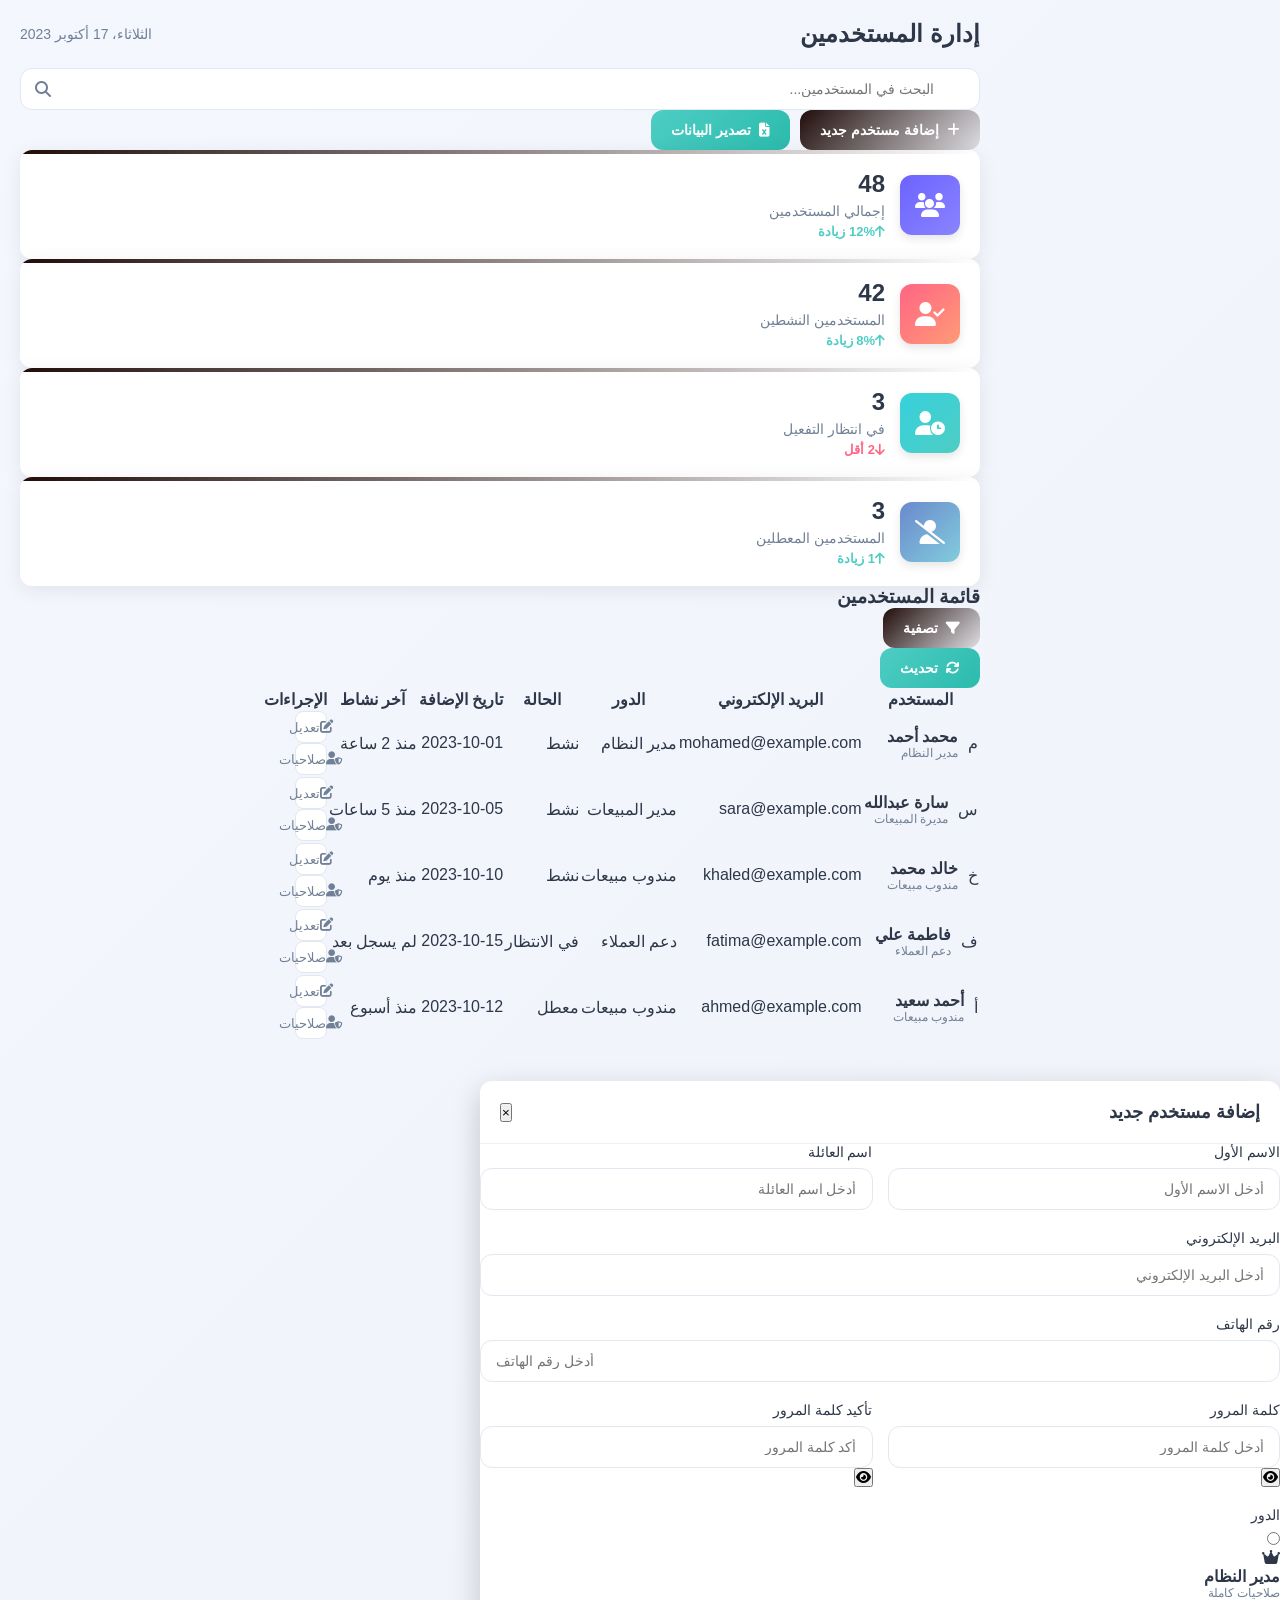
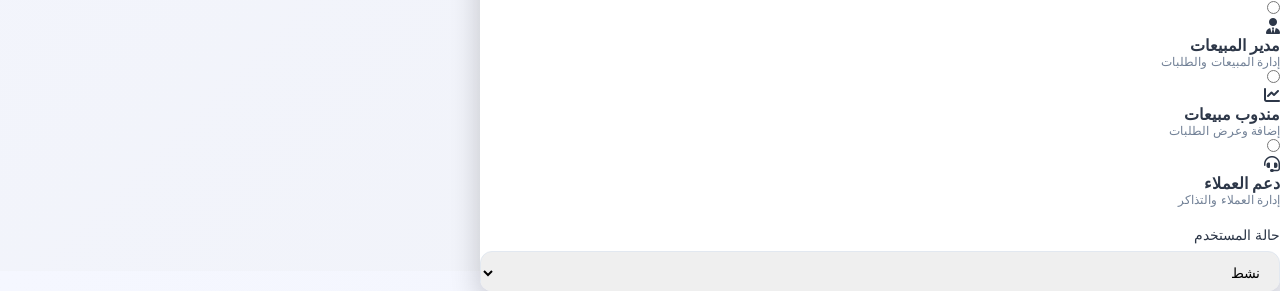
<file: dashboard/user.html>
<!DOCTYPE html>
<html lang="ar" dir="rtl">
<head>
    <meta charset="UTF-8">
    <meta name="viewport" content="width=device-width, initial-scale=1.0">
    <title>إدارة المستخدمين - متجرك الإلكتروني</title>
    <link rel="stylesheet" href="https://cdnjs.cloudflare.com/ajax/libs/font-awesome/6.4.0/css/all.min.css">
    <link rel="stylesheet" href="style.css">
</head>
<body>
    <!-- زر القائمة للشاشات الصغيرة -->
    <button class="mobile-menu-btn" id="mobileMenuBtn">
        <i class="fas fa-bars"></i>
    </button>

    <!-- طبقة التعتيم للخلفية -->
    <div class="overlay" id="overlay"></div>

    <!-- لوحة التحكم -->
    <div class="dashboard">
     

        <!-- المحتوى الرئيسي -->
        <div class="main-content" id="mainContent">
        
            <!-- محتوى صفحة المستخدمين -->
            <div class="page-content">
                <div class="page-title">
                    <h2>إدارة المستخدمين</h2>
                    <div class="date">الثلاثاء، 17 أكتوبر 2023</div>
                </div>

                <div class="actions-bar">
                    <div class="search-box">
                        <i class="fas fa-search"></i>
                        <input type="text" placeholder="البحث في المستخدمين...">
                    </div>
                    <div class="action-buttons">
                        <button class="btn btn-primary" id="addUserBtn">
                            <i class="fas fa-plus"></i>
                            إضافة مستخدم جديد
                        </button>
                        <button class="btn btn-success" id="exportUsersBtn">
                            <i class="fas fa-file-excel"></i>
                            تصدير البيانات
                        </button>
                    </div>
                </div>

                <div class="users-stats">
                    <div class="stat-card card-1">
                        <div class="stat-icon">
                            <i class="fas fa-users"></i>
                        </div>
                        <div class="stat-info">
                            <h3>48</h3>
                            <p>إجمالي المستخدمين</p>
                            <div class="stat-trend trend-up">
                                <i class="fas fa-arrow-up"></i>
                                <span>12% زيادة</span>
                            </div>
                        </div>
                    </div>
                    <div class="stat-card card-2">
                        <div class="stat-icon">
                            <i class="fas fa-user-check"></i>
                        </div>
                        <div class="stat-info">
                            <h3>42</h3>
                            <p>المستخدمين النشطين</p>
                            <div class="stat-trend trend-up">
                                <i class="fas fa-arrow-up"></i>
                                <span>8% زيادة</span>
                            </div>
                        </div>
                    </div>
                    <div class="stat-card card-3">
                        <div class="stat-icon">
                            <i class="fas fa-user-clock"></i>
                        </div>
                        <div class="stat-info">
                            <h3>3</h3>
                            <p>في انتظار التفعيل</p>
                            <div class="stat-trend trend-down">
                                <i class="fas fa-arrow-down"></i>
                                <span>2 أقل</span>
                            </div>
                        </div>
                    </div>
                    <div class="stat-card card-4">
                        <div class="stat-icon">
                            <i class="fas fa-user-slash"></i>
                        </div>
                        <div class="stat-info">
                            <h3>3</h3>
                            <p>المستخدمين المعطلين</p>
                            <div class="stat-trend trend-up">
                                <i class="fas fa-arrow-up"></i>
                                <span>1 زيادة</span>
                            </div>
                        </div>
                    </div>
                </div>

                <div class="users-table">
                    <div class="table-header">
                        <h3>قائمة المستخدمين</h3>
                        <div class="table-actions">
                            <button class="btn btn-primary">
                                <i class="fas fa-filter"></i>
                                تصفية
                            </button>
                            <button class="btn btn-success">
                                <i class="fas fa-sync"></i>
                                تحديث
                            </button>
                        </div>
                    </div>
                    <table class="table">
                        <thead>
                            <tr>
                                <th>المستخدم</th>
                                <th>البريد الإلكتروني</th>
                                <th>الدور</th>
                                <th>الحالة</th>
                                <th>تاريخ الإضافة</th>
                                <th>آخر نشاط</th>
                                <th>الإجراءات</th>
                            </tr>
                        </thead>
                        <tbody>
                            <tr>
                                <td>
                                    <div style="display: flex; align-items: center; gap: 10px;">
                                        <div class="user-avatar-small avatar-admin">م</div>
                                        <div>
                                            <div style="font-weight: 600;">محمد أحمد</div>
                                            <div style="font-size: 12px; color: var(--gray);">مدير النظام</div>
                                        </div>
                                    </div>
                                </td>
                                <td>mohamed@example.com</td>
                                <td><span class="role-badge role-admin">مدير النظام</span></td>
                                <td><span class="status status-active">نشط</span></td>
                                <td>2023-10-01</td>
                                <td>منذ 2 ساعة</td>
                                <td class="action-cell">
                                    <button class="action-btn edit-btn" data-user="1">
                                        <i class="fas fa-edit"></i>
                                        تعديل
                                    </button>
                                    <button class="action-btn permission-btn">
                                        <i class="fas fa-user-shield"></i>
                                        صلاحيات
                                    </button>
                                </td>
                            </tr>
                            <tr>
                                <td>
                                    <div style="display: flex; align-items: center; gap: 10px;">
                                        <div class="user-avatar-small avatar-manager">س</div>
                                        <div>
                                            <div style="font-weight: 600;">سارة عبدالله</div>
                                            <div style="font-size: 12px; color: var(--gray);">مديرة المبيعات</div>
                                        </div>
                                    </div>
                                </td>
                                <td>sara@example.com</td>
                                <td><span class="role-badge role-manager">مدير المبيعات</span></td>
                                <td><span class="status status-active">نشط</span></td>
                                <td>2023-10-05</td>
                                <td>منذ 5 ساعات</td>
                                <td class="action-cell">
                                    <button class="action-btn edit-btn" data-user="2">
                                        <i class="fas fa-edit"></i>
                                        تعديل
                                    </button>
                                    <button class="action-btn permission-btn">
                                        <i class="fas fa-user-shield"></i>
                                        صلاحيات
                                    </button>
                                </td>
                            </tr>
                            <tr>
                                <td>
                                    <div style="display: flex; align-items: center; gap: 10px;">
                                        <div class="user-avatar-small avatar-sales">خ</div>
                                        <div>
                                            <div style="font-weight: 600;">خالد محمد</div>
                                            <div style="font-size: 12px; color: var(--gray);">مندوب مبيعات</div>
                                        </div>
                                    </div>
                                </td>
                                <td>khaled@example.com</td>
                                <td><span class="role-badge role-sales">مندوب مبيعات</span></td>
                                <td><span class="status status-active">نشط</span></td>
                                <td>2023-10-10</td>
                                <td>منذ يوم</td>
                                <td class="action-cell">
                                    <button class="action-btn edit-btn" data-user="3">
                                        <i class="fas fa-edit"></i>
                                        تعديل
                                    </button>
                                    <button class="action-btn permission-btn">
                                        <i class="fas fa-user-shield"></i>
                                        صلاحيات
                                    </button>
                                </td>
                            </tr>
                            <tr>
                                <td>
                                    <div style="display: flex; align-items: center; gap: 10px;">
                                        <div class="user-avatar-small avatar-support">ف</div>
                                        <div>
                                            <div style="font-weight: 600;">فاطمة علي</div>
                                            <div style="font-size: 12px; color: var(--gray);">دعم العملاء</div>
                                        </div>
                                    </div>
                                </td>
                                <td>fatima@example.com</td>
                                <td><span class="role-badge role-support">دعم العملاء</span></td>
                                <td><span class="status status-pending">في الانتظار</span></td>
                                <td>2023-10-15</td>
                                <td>لم يسجل بعد</td>
                                <td class="action-cell">
                                    <button class="action-btn edit-btn" data-user="4">
                                        <i class="fas fa-edit"></i>
                                        تعديل
                                    </button>
                                    <button class="action-btn permission-btn">
                                        <i class="fas fa-user-shield"></i>
                                        صلاحيات
                                    </button>
                                </td>
                            </tr>
                            <tr>
                                <td>
                                    <div style="display: flex; align-items: center; gap: 10px;">
                                        <div class="user-avatar-small avatar-sales">أ</div>
                                        <div>
                                            <div style="font-weight: 600;">أحمد سعيد</div>
                                            <div style="font-size: 12px; color: var(--gray);">مندوب مبيعات</div>
                                        </div>
                                    </div>
                                </td>
                                <td>ahmed@example.com</td>
                                <td><span class="role-badge role-sales">مندوب مبيعات</span></td>
                                <td><span class="status status-inactive">معطل</span></td>
                                <td>2023-10-12</td>
                                <td>منذ أسبوع</td>
                                <td class="action-cell">
                                    <button class="action-btn edit-btn" data-user="5">
                                        <i class="fas fa-edit"></i>
                                        تعديل
                                    </button>
                                    <button class="action-btn permission-btn">
                                        <i class="fas fa-user-shield"></i>
                                        صلاحيات
                                    </button>
                                </td>
                            </tr>
                        </tbody>
                    </table>
                </div>
            </div>
        </div>
    </div>

    <!-- نافذة منبثقة لإضافة/تعديل مستخدم -->
    <div class="modal" id="userModal">
        <div class="modal-content">
            <div class="modal-header">
                <h3 id="userModalTitle">إضافة مستخدم جديد</h3>
                <button class="close-btn" id="closeUserModal">&times;</button>
            </div>
            <form id="userForm">
                <div class="form-row">
                    <div class="form-group">
                        <label for="firstName">الاسم الأول</label>
                        <input type="text" class="form-control" id="firstName" placeholder="أدخل الاسم الأول" required>
                    </div>
                    <div class="form-group">
                        <label for="lastName">اسم العائلة</label>
                        <input type="text" class="form-control" id="lastName" placeholder="أدخل اسم العائلة" required>
                    </div>
                </div>
                <div class="form-group">
                    <label for="email">البريد الإلكتروني</label>
                    <input type="email" class="form-control" id="email" placeholder="أدخل البريد الإلكتروني" required>
                </div>
                <div class="form-group">
                    <label for="phone">رقم الهاتف</label>
                    <input type="tel" class="form-control" id="phone" placeholder="أدخل رقم الهاتف">
                </div>
                <div class="form-row">
                    <div class="form-group">
                        <label for="password">كلمة المرور</label>
                        <div class="password-field">
                            <input type="password" class="form-control" id="password" placeholder="أدخل كلمة المرور" required>
                            <button type="button" class="password-toggle" id="togglePassword">
                                <i class="fas fa-eye"></i>
                            </button>
                        </div>
                    </div>
                    <div class="form-group">
                        <label for="confirmPassword">تأكيد كلمة المرور</label>
                        <div class="password-field">
                            <input type="password" class="form-control" id="confirmPassword" placeholder="أكد كلمة المرور" required>
                            <button type="button" class="password-toggle" id="toggleConfirmPassword">
                                <i class="fas fa-eye"></i>
                            </button>
                        </div>
                    </div>
                </div>
                <div class="form-group">
                    <label>الدور</label>
                    <div class="role-options">
                        <div class="role-option role-admin" data-role="admin">
                            <input type="radio" name="role" id="role-admin" value="admin">
                            <div class="role-icon">
                                <i class="fas fa-crown"></i>
                            </div>
                            <div>
                                <div style="font-weight: 600;">مدير النظام</div>
                                <div style="font-size: 12px; color: var(--gray);">صلاحيات كاملة</div>
                            </div>
                        </div>
                        <div class="role-option role-manager" data-role="manager">
                            <input type="radio" name="role" id="role-manager" value="manager">
                            <div class="role-icon">
                                <i class="fas fa-user-tie"></i>
                            </div>
                            <div>
                                <div style="font-weight: 600;">مدير المبيعات</div>
                                <div style="font-size: 12px; color: var(--gray);">إدارة المبيعات والطلبات</div>
                            </div>
                        </div>
                        <div class="role-option role-sales" data-role="sales">
                            <input type="radio" name="role" id="role-sales" value="sales">
                            <div class="role-icon">
                                <i class="fas fa-chart-line"></i>
                            </div>
                            <div>
                                <div style="font-weight: 600;">مندوب مبيعات</div>
                                <div style="font-size: 12px; color: var(--gray);">إضافة وعرض الطلبات</div>
                            </div>
                        </div>
                        <div class="role-option role-support" data-role="support">
                            <input type="radio" name="role" id="role-support" value="support">
                            <div class="role-icon">
                                <i class="fas fa-headset"></i>
                            </div>
                            <div>
                                <div style="font-weight: 600;">دعم العملاء</div>
                                <div style="font-size: 12px; color: var(--gray);">إدارة العملاء والتذاكر</div>
                            </div>
                        </div>
                    </div>
                </div>
                <div class="form-group">
                    <label for="userStatus">حالة المستخدم</label>
                    <select class="form-control" id="userStatus" required>
                        <option value="active">نشط</option>
                        <option value="inactive">معطل</option>
                        <option value="pending">في انتظار التفعيل</option>
                    </select>
                </div>
                <div class="form-actions">
                    <button type="button" class="btn btn-warning" id="cancelUserBtn">إلغاء</button>
                    <button type="submit" class="btn btn-primary" id="saveUserBtn">حفظ المستخدم</button>
                </div>
            </form>
        </div>
    </div>

    <script>
        document.addEventListener('DOMContentLoaded', function() {
            // عناصر DOM
            const toggleSidebar = document.getElementById('toggleSidebar');
            const mobileMenuBtn = document.getElementById('mobileMenuBtn');
            const sidebar = document.getElementById('sidebar');
            const overlay = document.getElementById('overlay');
            const menuItems = document.querySelectorAll('.menu-item');
            
            // عناصر المستخدمين
            const addUserBtn = document.getElementById('addUserBtn');
            const exportUsersBtn = document.getElementById('exportUsersBtn');
            
            const userModal = document.getElementById('userModal');
            const closeUserModal = document.getElementById('closeUserModal');
            const cancelUserBtn = document.getElementById('cancelUserBtn');
            const userForm = document.getElementById('userForm');
            const userModalTitle = document.getElementById('userModalTitle');
            
            const togglePassword = document.getElementById('togglePassword');
            const toggleConfirmPassword = document.getElementById('toggleConfirmPassword');
            const passwordInput = document.getElementById('password');
            const confirmPasswordInput = document.getElementById('confirmPassword');
            
            const roleOptions = document.querySelectorAll('.role-option');
            const editButtons = document.querySelectorAll('.edit-btn');
            
            // دالة لإظهار القائمة الجانبية
            function showSidebar() {
                sidebar.classList.add('active');
                overlay.classList.add('active');
                document.body.style.overflow = 'hidden';
            }
            
            // دالة لإخفاء القائمة الجانبية
            function hideSidebar() {
                sidebar.classList.remove('active');
                overlay.classList.remove('active');
                document.body.style.overflow = 'auto';
            }
            
            // تبديل الشريط الجانبي - زر الهيدر
            toggleSidebar.addEventListener('click', function(e) {
                e.stopPropagation();
                if (sidebar.classList.contains('active')) {
                    hideSidebar();
                } else {
                    showSidebar();
                }
            });
            
            // تبديل الشريط الجانبي - زر الجوال
            mobileMenuBtn.addEventListener('click', function(e) {
                e.stopPropagation();
                if (sidebar.classList.contains('active')) {
                    hideSidebar();
                } else {
                    showSidebar();
                }
            });
            
            // إغلاق القائمة عند النقر على طبقة التعتيم
            overlay.addEventListener('click', function() {
                hideSidebar();
            });
            
            // إغلاق القائمة عند النقر على عنصر في القائمة (للشاشات الصغيرة)
            menuItems.forEach(item => {
                item.addEventListener('click', function(e) {
                    // منع إغلاق القائمة عند النقر على عنصر فرعي
                    if (e.target.classList.contains('submenu-item')) {
                        // إغلاق القائمة على الشاشات الصغيرة بعد النقر
                        if (window.innerWidth <= 992) {
                            setTimeout(() => {
                                hideSidebar();
                            }, 300);
                        }
                        return;
                    }
                    
                    // إذا كانت القائمة تحتوي على قائمة فرعية
                    if (this.querySelector('.submenu')) {
                        // إغلاق جميع القوائم
                        menuItems.forEach(i => {
                            if (i !== this) i.classList.remove('active');
                        });
                        
                        // فتح/إغلاق القائمة الحالية
                        this.classList.toggle('active');
                    } else {
                        // إذا لم تكن تحتوي على قائمة فرعية، إغلاق جميع القوائم
                        menuItems.forEach(i => i.classList.remove('active'));
                        this.classList.add('active');
                        
                        // إغلاق القائمة على الشاشات الصغيرة بعد النقر
                        if (window.innerWidth <= 992) {
                            setTimeout(() => {
                                hideSidebar();
                            }, 300);
                        }
                    }
                });
            });
            
            // إغلاق القائمة عند تغيير حجم النافذة إلى حجم كبير
            window.addEventListener('resize', function() {
                if (window.innerWidth > 992 && sidebar.classList.contains('active')) {
                    hideSidebar();
                }
            });
            
            // إغلاق القائمة عند النقر خارجها (للشاشات الصغيرة)
            document.addEventListener('click', function(e) {
                if (window.innerWidth <= 992 && 
                    sidebar.classList.contains('active') && 
                    !sidebar.contains(e.target) && 
                    !toggleSidebar.contains(e.target) && 
                    !mobileMenuBtn.contains(e.target)) {
                    hideSidebar();
                }
            });
            
            // منع إغلاق القائمة عند النقر داخلها
            sidebar.addEventListener('click', function(e) {
                e.stopPropagation();
            });

            // فتح نافذة إضافة مستخدم
            addUserBtn.addEventListener('click', function() {
                userModalTitle.textContent = 'إضافة مستخدم جديد';
                userForm.reset();
                resetRoleSelection();
                userModal.classList.add('active');
            });
            
            // تصدير بيانات المستخدمين
            exportUsersBtn.addEventListener('click', function() {
                alert('جاري تصدير بيانات المستخدمين...');
                // في التطبيق الحقيقي، سيتم إنشاء ملف Excel
            });
            
            // إغلاق نافذة المستخدم
            closeUserModal.addEventListener('click', function() {
                userModal.classList.remove('active');
            });
            
            cancelUserBtn.addEventListener('click', function() {
                userModal.classList.remove('active');
            });
            
            // تبديل عرض كلمة المرور
            togglePassword.addEventListener('click', function() {
                const type = passwordInput.getAttribute('type') === 'password' ? 'text' : 'password';
                passwordInput.setAttribute('type', type);
                this.innerHTML = type === 'password' ? '<i class="fas fa-eye"></i>' : '<i class="fas fa-eye-slash"></i>';
            });
            
            toggleConfirmPassword.addEventListener('click', function() {
                const type = confirmPasswordInput.getAttribute('type') === 'password' ? 'text' : 'password';
                confirmPasswordInput.setAttribute('type', type);
                this.innerHTML = type === 'password' ? '<i class="fas fa-eye"></i>' : '<i class="fas fa-eye-slash"></i>';
            });
            
            // اختيار الدور
            roleOptions.forEach(option => {
                option.addEventListener('click', function() {
                    const roleInput = this.querySelector('input');
                    roleInput.checked = true;
                    
                    // إزالة التحديد من جميع الخيارات
                    roleOptions.forEach(opt => {
                        opt.classList.remove('selected');
                    });
                    
                    // إضافة التحديد للخيار المختار
                    this.classList.add('selected');
                });
            });
            
            // تعديل مستخدم
            editButtons.forEach(button => {
                button.addEventListener('click', function() {
                    const userId = this.getAttribute('data-user');
                    userModalTitle.textContent = 'تعديل بيانات المستخدم';
                    // في التطبيق الحقيقي، سيتم تحميل بيانات المستخدم
                    loadUserData(userId);
                    userModal.classList.add('active');
                });
            });
            
            // حفظ المستخدم
            userForm.addEventListener('submit', function(e) {
                e.preventDefault();
                
                // التحقق من تطابق كلمات المرور
                if (passwordInput.value !== confirmPasswordInput.value) {
                    alert('كلمات المرور غير متطابقة!');
                    return;
                }
                
                // التحقق من اختيار دور
                const selectedRole = document.querySelector('input[name="role"]:checked');
                if (!selectedRole) {
                    alert('يرجى اختيار دور للمستخدم!');
                    return;
                }
                
                alert('تم حفظ المستخدم بنجاح!');
                userModal.classList.remove('active');
            });
            
            // إعادة تعيين اختيار الأدوار
            function resetRoleSelection() {
                roleOptions.forEach(option => {
                    option.classList.remove('selected');
                });
            }
            
            // تحميل بيانات المستخدم (للتعديل)
            function loadUserData(userId) {
                // في التطبيق الحقيقي، سيتم جلب البيانات من الخادم
                const users = {
                    '1': {
                        firstName: 'محمد',
                        lastName: 'أحمد',
                        email: 'mohamed@example.com',
                        phone: '0551234567',
                        role: 'admin',
                        status: 'active'
                    },
                    '2': {
                        firstName: 'سارة',
                        lastName: 'عبدالله',
                        email: 'sara@example.com',
                        phone: '0557654321',
                        role: 'manager',
                        status: 'active'
                    },
                    '3': {
                        firstName: 'خالد',
                        lastName: 'محمد',
                        email: 'khaled@example.com',
                        phone: '0551112233',
                        role: 'sales',
                        status: 'active'
                    },
                    '4': {
                        firstName: 'فاطمة',
                        lastName: 'علي',
                        email: 'fatima@example.com',
                        phone: '0554445566',
                        role: 'support',
                        status: 'pending'
                    },
                    '5': {
                        firstName: 'أحمد',
                        lastName: 'سعيد',
                        email: 'ahmed@example.com',
                        phone: '0557778899',
                        role: 'sales',
                        status: 'inactive'
                    }
                };
                
                const user = users[userId];
                if (user) {
                    document.getElementById('firstName').value = user.firstName;
                    document.getElementById('lastName').value = user.lastName;
                    document.getElementById('email').value = user.email;
                    document.getElementById('phone').value = user.phone;
                    document.getElementById('userStatus').value = user.status;
                    
                    // إخفاء حقول كلمة المرور عند التعديل
                    document.querySelectorAll('.password-field').forEach(field => {
                        field.style.display = 'none';
                    });
                    
                    // تحديد الدور
                    resetRoleSelection();
                    const roleOption = document.querySelector(`.role-option[data-role="${user.role}"]`);
                    if (roleOption) {
                        roleOption.classList.add('selected');
                        roleOption.querySelector('input').checked = true;
                    }
                }
            }
            
            // إغلاق النوافذ المنبثقة عند النقر خارجها
            window.addEventListener('click', function(e) {
                if (e.target === userModal) {
                    userModal.classList.remove('active');
                }
            });
        });
    </script>
</body>
</html>
</file>
<file: style.css>
@import url('https://fonts.googleapis.com/css2?family=Tajawal:wght@400;700&display=swap');

:root {
    --primary-color: #ff3366; /* لون زهري */
    --light-gray: #f5f5f5;
    --dark-text: #333;
    --border-radius: 15px;
}

* {
    box-sizing: border-box;
    margin: 0;
    padding: 0;
}

body {
    font-family: 'Tajawal', sans-serif;
    background-color: var(--light-gray);
    color: var(--dark-text);
    text-align: right;
    direction: rtl;
    padding-bottom: 70px; /* Space for the bottom navigation */
}

.header {
    display: flex;
    justify-content: space-between;
    align-items: center;
    padding: 15px;
    background-color: #fff;
    box-shadow: 0 2px 5px rgba(0, 0, 0, 0.05);
}

.back-btn, .header-right-icons i {
    font-size: 20px;
    color: var(--primary-color);
    cursor: pointer;
}

.page-title {
    font-size: 18px;
    font-weight: 700;
}

.products-container {
    display: grid;
    grid-template-columns: repeat(2, 1fr);
    gap: 15px;
    padding: 15px;
}

.product-card {
    background-color: #fff;
    border-radius: var(--border-radius);
    box-shadow: 0 4px 8px rgba(0, 0, 0, 0.1);
    padding: 10px;
    display: flex;
    flex-direction: column;
    align-items: center;
    text-align: center;
}

.product-card img {
    width: 100%;
    border-radius: 10px;
    margin-bottom: 10px;
}

.product-name {
    font-size: 15px;
    font-weight: 700;
    margin-bottom: 5px;
}

.product-description {
    font-size: 12px;
    color: #888;
    margin-bottom: 10px;
}

.product-price {
    color: var(--primary-color);
    font-weight: 700;
    font-size: 16px;
    margin-top: auto;
}

.add-to-cart-btn {
    background-color: var(--primary-color);
    color: #fff;
    border: none;
    border-radius: 50%;
    width: 40px;
    height: 40px;
    font-size: 18px;
    cursor: pointer;
    margin-top: 10px;
    transition: transform 0.2s ease;
}

.add-to-cart-btn:hover {
    transform: scale(1.1);
}

.bottom-nav {
    position: fixed;
    bottom: 0;
    left: 0;
    right: 0;
    background-color: #fff;
    display: flex;
    justify-content: space-around;
    align-items: center;
    height: 60px;
    box-shadow: 0 -2px 5px rgba(0, 0, 0, 0.1);
}

.nav-item {
    display: flex;
    flex-direction: column;
    align-items: center;
    color: #888;
    text-decoration: none;
    font-size: 12px;
}

.nav-item i {
    font-size: 20px;
    margin-bottom: 4px;
}

.nav-item.active {
    color: var(--primary-color);
}
@import url('https://fonts.googleapis.com/css2?family=Tajawal:wght@700&display=swap');

:root {
    --primary-color: #ff3366; /* اللون الوردي */
    --text-color: #fff;
}

body, html {
    height: 100%;
    margin: 0;
    font-family: 'Tajawal', sans-serif;
    text-align: center;
    direction: rtl;
}

.welcome-container {
    height: 100%;
    width: 100%;
    background-image: url('background.jpg'); /* استبدل background.jpg بمسار صورتك */
    background-size: cover;
    background-position: center;
    background-repeat: no-repeat;
    display: flex;
    flex-direction: column;
    justify-content: center;
    align-items: center;
    position: relative;
}

.welcome-container::before {
    content: '';
    position: absolute;
    top: 0;
    left: 0;
    width: 100%;
    height: 100%;
    background-color: rgba(0, 0, 0, 0.4); /* طبقة شفافة لتسهيل رؤية النص */
}

.logo-image {
    width: 150px;
    height: auto;
    margin-bottom: 20px;
    z-index: 10; /* لجعل الشعار فوق طبقة التعتيم */
    margin-top: -150px; /* لرفع الشعار للأعلى */
}

.store-name {
    font-size: 3.5rem;
    font-weight: 700;
    color: var(--text-color);
    margin: 0;
    z-index: 10;
}

.enter-btn {
    position: absolute;
    bottom: 50px;
    background-color: var(--primary-color);
    color: var(--text-color);
    padding: 15px 50px;
    border-radius: 50px;
    text-decoration: none;
    font-size: 1.2rem;
    font-weight: 700;
    box-shadow: 0 5px 15px rgba(0, 0, 0, 0.2);
    transition: transform 0.3s ease;
    z-index: 10;
}

.enter-btn:hover {
    transform: translateY(-5px);
}
@import url('https://fonts.googleapis.com/css2?family=Tajawal:wght@400;700&display=swap');

:root {
    --primary-color: #ff3366;
    --secondary-color: #f5f5f5;
    --dark-text: #333;
    --light-text: #fff;
    --gray-text: #888;
    --border-radius: 12px;
}

body {
    font-family: 'Tajawal', sans-serif;
    background-color: var(--secondary-color);
    color: var(--dark-text);
    margin: 0;
    direction: rtl;
    padding-bottom: 70px; /* To prevent content from being hidden by the bottom bar */
}

/* Header */
.main-header {
    background-color: var(--primary-color);
    padding: 15px;
    box-shadow: 0 2px 5px rgba(0, 0, 0, 0.1);
    position: sticky;
    top: 0;
    z-index: 10;
}

.header-top {
    display: flex;
    justify-content: space-between;
    align-items: center;
}

.logo {
    width: 100px;
}

.icon-btn {
    background: none;
    border: none;
    color: var(--light-text);
    font-size: 24px;
    cursor: pointer;
}

.search-bar-container {
    position: relative;
    margin-top: 15px;
}

.search-input {
    width: 100%;
    padding: 10px 40px 10px 10px;
    border: none;
    border-radius: 50px;
    background-color: rgba(255, 255, 255, 0.8);
    font-size: 16px;
    text-align: right;
    outline: none;
}

.search-icon {
    position: absolute;
    right: 15px;
    top: 50%;
    transform: translateY(-50%);
    color: var(--gray-text);
}

/* Sidebar */
.sidebar {
    height: 100%;
    width: 0;
    position: fixed;
    top: 0;
    right: 0;
    background-color: #fff;
    padding-top: 60px;
    transition: 0.3s;
    z-index: 20;
    overflow-x: hidden;
    box-shadow: -2px 0 5px rgba(0, 0, 0, 0.2);
}

.sidebar.open {
    width: 250px;
}

.close-btn {
    position: absolute;
    top: 10px;
    left: 10px;
    font-size: 30px;
    color: var(--gray-text);
    background: none;
    border: none;
    cursor: pointer;
}

.sidebar-header {
    display: flex;
    flex-direction: column;
    align-items: center;
    padding: 20px;
    border-bottom: 1px solid #eee;
}

.profile-img {
    width: 80px;
    height: 80px;
    border-radius: 50%;
    object-fit: cover;
    margin-bottom: 10px;
}

.sidebar-links {
    list-style: none;
    padding: 0;
    margin-top: 20px;
}

.sidebar-links li a {
    display: flex;
    align-items: center;
    padding: 15px 20px;
    color: var(--dark-text);
    text-decoration: none;
    font-size: 16px;
    transition: background-color 0.2s;
}

.sidebar-links li a:hover {
    background-color: var(--secondary-color);
}

.sidebar-links li a i {
    margin-left: 15px;
    color: var(--primary-color);
}

/* Main Content */
.main-content {
    padding: 15px;
}

.section-title {
    font-size: 20px;
    font-weight: 700;
    margin-bottom: 15px;
}

/* Offers Slider */
.slider-container {
    display: flex;
    overflow-x: auto;
    gap: 15px;
    padding-bottom: 10px;
    scrollbar-width: none; /* Firefox */
}

.slider-container::-webkit-scrollbar {
    display: none; /* Chrome, Safari */
}

.slider-item {
    min-width: 85%;
    background-color: #fff;
    border-radius: var(--border-radius);
    overflow: hidden;
    position: relative;
    box-shadow: 0 4px 8px rgba(0, 0, 0, 0.1);
}

.slider-item img {
    width: 100%;
    height: 150px;
    object-fit: cover;
}

.slider-content {
    position: absolute;
    bottom: 0;
    left: 0;
    right: 0;
    background: linear-gradient(to top, rgba(0, 0, 0, 0.6), transparent);
    color: var(--light-text);
    padding: 15px;
}

.slider-content h4 {
    margin: 0 0 5px;
}

.slider-btn {
    background-color: var(--primary-color);
    color: var(--light-text);
    padding: 8px 15px;
    border-radius: 20px;
    text-decoration: none;
    font-size: 14px;
    display: inline-block;
}

/* Categories Slider */
.categories-container {
    display: flex;
    overflow-x: auto;
    gap: 15px;
    padding-bottom: 10px;
    scrollbar-width: none;
}

.categories-container::-webkit-scrollbar {
    display: none;
}

.category-item {
    min-width: 80px;
    text-align: center;
}

.category-item img {
    width: 80px;
    height: 80px;
    border-radius: 50%;
    object-fit: cover;
    border: 3px solid var(--primary-color);
}

/* Products Grid */
.products-grid {
    display: grid;
    grid-template-columns: repeat(2, 1fr);
    gap: 15px;
}

.product-card {
    background-color: #fff;
    border-radius: var(--border-radius);
    box-shadow: 0 4px 8px rgba(0, 0, 0, 0.1);
    overflow: hidden;
    padding: 10px;
    text-align: center;
    position: relative;
}

.product-header {
    position: absolute;
    top: 10px;
    left: 10px;
}

.product-img {
    width: 100%;
    height: 150px;
    object-fit: cover;
    border-radius: var(--border-radius);
}

.product-info {
    padding: 10px 0;
}

.product-info h3 {
    font-size: 16px;
    margin: 0 0 5px;
}

.product-price {
    color: var(--primary-color);
    font-size: 18px;
    font-weight: 700;
    margin: 0;
}

.product-discount {
    color: green;
    font-size: 12px;
}

.add-to-cart-btn {
    background-color: var(--primary-color);
    color: var(--light-text);
    border: none;
    padding: 8px 15px;
    border-radius: 50px;
    cursor: pointer;
    font-size: 14px;
    margin-top: 10px;
}

/* Tab Bar */
.bottom-tab-bar {
    position: fixed;
    bottom: 0;
    width: 100%;
    display: flex;
    justify-content: space-around;
    align-items: center;
    background-color: #fff;
    padding: 10px 0;
    box-shadow: 0 -2px 5px rgba(0, 0, 0, 0.1);
    z-index: 10;
}

.tab-item {
    display: flex;
    flex-direction: column;
    align-items: center;
    color: var(--gray-text);
    text-decoration: none;
    font-size: 12px;
}

.tab-item i {
    font-size: 20px;
    margin-bottom: 5px;
}

.tab-item.active {
    color: var(--primary-color);
}
@import url('https://fonts.googleapis.com/css2?family=Tajawal:wght@400;700&display=swap');

body {
    font-family: 'Tajawal', sans-serif;
    background-color: #f8f9fa;
    direction: rtl;
    text-align: right;
}

.logo {
    height: 40px;
}

.section-title {
    font-size: 1.5rem;
    font-weight: 700;
    margin-bottom: 1rem;
    color: #333;
}

/* Sidebar */
.sidebar {
    position: fixed;
    top: 0;
    right: 0;
    width: 0;
    height: 100%;
    background-color: #fff;
    box-shadow: -2px 0 10px rgba(0,0,0,0.1);
    transition: width 0.3s ease-in-out;
    z-index: 1050;
    overflow-x: hidden;
    overflow-y: auto;
    padding: 0;
}

.sidebar.open {
    width: 280px;
}

/* Categories Slider */
.categories-slider {
    scrollbar-width: none; /* For Firefox */
}

.categories-slider::-webkit-scrollbar {
    display: none; /* For Chrome, Safari, and Opera */
}

.category-item img {
    width: 80px;
    height: 80px;
    border-color: #ff3366 !important;
}

/* Product Cards */
.card-body {
    padding: 0.75rem;
}

.card-title {
    font-size: 1rem;
    line-height: 1.2;
}

.card-text small {
    font-size: 0.75rem;
}

.card-img-top {
    height: 150px;
    object-fit: cover;
}

/* Bottom Tab Bar */
.bottom-tab-bar {
    height: 60px;
    border-top: 1px solid #dee2e6;
}

.tab-item {
    font-size: 0.75rem;
    color: #6c757d;
}

.tab-item i {
    color: #6c757d;
}

.tab-item .text-danger {
    color: #dc3545 !important;
}
/* Add to existing style.css file */

.text-danger {
    color: var(--primary-color) !important;
}

.btn-danger {
    background-color: var(--primary-color);
    border-color: var(--primary-color);
}

.btn-outline-danger {
    border-color: var(--primary-color);
    color: var(--primary-color);
}

.btn-outline-danger:hover {
    background-color: var(--primary-color);
    color: #fff;
}
@import url('https://fonts.googleapis.com/css2?family=Tajawal:wght@400;700&display=swap');

body {
    font-family: 'Tajawal', sans-serif;
    background-color: #f8f9fa;
    direction: rtl;
    text-align: right;
}

:root {
    --primary-color: #ff3366;
}

.bg-white {
    background-color: #fff !important;
}

.text-danger {
    color: var(--primary-color) !important;
}

.btn-danger {
    background-color: var(--primary-color);
    border-color: var(--primary-color);
}

.btn-outline-danger {
    border-color: var(--primary-color);
    color: var(--primary-color);
}

.btn-outline-danger:hover {
    background-color: var(--primary-color);
    color: #fff;
}
/* Add to existing style.css file */

.fixed-top, .fixed-bottom {
    z-index: 1000;
}

.bottom-tab-bar {
    border-top: 1px solid #dee2e6;
}

.tab-item.active i {
    color: #ff3366 !important;
}

.tab-item.active span {
    color: #ff3366 !important;
}

.card-img-top {
    height: 150px;
    object-fit: cover;
}

/* List View specific styles */
.products-list-view .card {
    height: 120px;
}

.products-list-view .card-body {
    padding: 10px;
}

.products-list-view .card-title {
    font-size: 1rem;
}

.products-list-view .card-text {
    font-size: 1.25rem;
}

.products-list-view .img-fluid {
    height: 100%;
    width: 100%;
    object-fit: cover;
}
/* Add to existing style.css file */

.fixed-top, .fixed-bottom {
    z-index: 1000;
}

.bottom-tab-bar {
    border-top: 1px solid #dee2e6;
}

.tab-item.active i {
    color: #ff3366 !important;
}

.tab-item.active span {
    color: #ff3366 !important;
}

.card-img-top {
    height: 150px;
    object-fit: cover;
}

/* List View specific styles */
.products-list-view .card {
    height: 120px;
}

.products-list-view .card-body {
    padding: 10px;
}

.products-list-view .card-title {
    font-size: 1rem;
}

.products-list-view .card-text {
    font-size: 1.25rem;
}

.products-list-view .img-fluid {
    height: 100%;
    width: 100%;
    object-fit: cover;
}
/* Add to existing style.css file */

.fixed-top, .fixed-bottom {
    z-index: 1000;
}

.bottom-tab-bar {
    border-top: 1px solid #dee2e6;
}

.tab-item.active i {
    color: #ff3366 !important;
}

.tab-item.active span {
    color: #ff3366 !important;
}

.btn-danger {
    background-color: #ff3366 !important;
    border-color: #ff3366 !important;
}

.btn-outline-danger {
    color: #ff3366 !important;
    border-color: #ff3366 !important;
}

.btn-primary {
    background-color: #ff3366 !important;
    border-color: #ff3366 !important;
}
/* Add to existing style.css file */

.fixed-top, .fixed-bottom {
    z-index: 1000;
}

.bottom-tab-bar {
    border-top: 1px solid #dee2e6;
}

.tab-item.active i {
    color: #ff3366 !important;
}

.tab-item.active span {
    color: #ff3366 !important;
}
/* Add to existing style.css file */
.payment-option.active {
    background-color: #ff3366 !important;
    color: #fff !important;
}

.payment-option.active i {
    color: #fff !important;
}
</file>
<file: dashboard/style.css>
:root {
            --primary: #200d0aff;
            --primary-light: #dedee4ff;
            --primary-dark: #102201ff;
            --secondary: #FF6584;
            --accent: #ffffffff;
            --success: #4ECDC4;
            --warning: #FF9A76;
            --info: #f8f8f8ff;
            --light: #F8F9FD;
            --dark: #2D3748;
            --gray: #718096;
            --sidebar-width: 280px;
            --header-height: 70px;
            --transition: all 0.3s cubic-bezier(0.25, 0.8, 0.25, 1);
            --shadow: 0 4px 20px rgba(0, 0, 0, 0.08);
            --radius: 12px;
        }

        * {
            margin: 0;
            padding: 0;
            box-sizing: border-box;
            font-family: 'Segoe UI', Tahoma, Geneva, Verdana, sans-serif;
        }

        body {
            background: linear-gradient(135deg, #f5f7ff 0%, #f0f2f8 100%);
            color: var(--dark);
            direction: rtl;
            min-height: 100vh;
            overflow-x: hidden;
        }

        /* التصميم الرئيسي */
        .dashboard {
            display: flex;
            min-height: 100vh;
            position: relative;
        }

        /* الشريط الجانبي */
        .sidebar {
            width: var(--sidebar-width);
            background: linear-gradient(180deg, var(--primary) 0%, var(--primary-dark) 100%);
            color: white;
            height: 100vh;
            position: fixed;
            top: 0;
            right: 0;
            transition: var(--transition);
            overflow-y: auto;
            z-index: 1000;
            box-shadow: var(--shadow);
        }

        .sidebar.collapsed {
            transform: translateX(100%);
        }

        .logo {
            padding: 20px;
            text-align: center;
            border-bottom: 1px solid rgba(255, 255, 255, 0.1);
            background-color: rgba(255, 255, 255, 0.05);
        }

        .logo h1 {
            font-size: 22px;
            margin-bottom: 5px;
            font-weight: 700;
        }

        .logo p {
            font-size: 12px;
            opacity: 0.8;
        }

        .sidebar-menu {
            padding: 15px 0;
        }

        .menu-item {
            padding: 12px 20px;
            display: flex;
            align-items: center;
            cursor: pointer;
            transition: var(--transition);
            border-right: 4px solid transparent;
            position: relative;
        }

        .menu-item:hover, .menu-item.active {
            background-color: rgba(255, 255, 255, 0.1);
            border-right-color: var(--accent);
        }

        .menu-item i {
            margin-left: 12px;
            font-size: 18px;
            width: 24px;
            text-align: center;
        }

        .menu-item span {
            font-size: 14px;
            font-weight: 500;
        }

        .submenu {
            background-color: rgba(0, 0, 0, 0.15);
            display: none;
        }

        .submenu-item {
            padding: 10px 20px 10px 45px;
            font-size: 13px;
            transition: var(--transition);
        }

        .submenu-item:hover {
            background-color: rgba(255, 255, 255, 0.05);
        }

        .menu-item.active .submenu {
            display: block;
        }

        /* المحتوى الرئيسي */
        .main-content {
            flex: 1;
            display: flex;
            flex-direction: column;
            margin-right: var(--sidebar-width);
            transition: var(--transition);
            min-height: 100vh;
        }

        .main-content.expanded {
            margin-right: 0;
        }

        /* الهيدر */
        .header {
            background-color: white;
            box-shadow: var(--shadow);
            padding: 0 20px;
            height: var(--header-height);
            display: flex;
            justify-content: space-between;
            align-items: center;
            position: sticky;
            top: 0;
            z-index: 99;
        }

        .header-left {
            display: flex;
            align-items: center;
        }

        .toggle-sidebar {
            background: none;
            border: none;
            font-size: 20px;
            cursor: pointer;
            color: var(--gray);
            margin-left: 15px;
            width: 40px;
            height: 40px;
            border-radius: 50%;
            display: flex;
            justify-content: center;
            align-items: center;
            transition: var(--transition);
        }

        .toggle-sidebar:hover {
            background-color: var(--light);
            color: var(--primary);
        }

        .header-right {
            display: flex;
            align-items: center;
        }

        .header-icon {
            position: relative;
            margin-left: 15px;
            cursor: pointer;
            width: 40px;
            height: 40px;
            border-radius: 50%;
            display: flex;
            justify-content: center;
            align-items: center;
            transition: var(--transition);
        }

        .header-icon:hover {
            background-color: var(--light);
        }

        .header-icon i {
            font-size: 18px;
            color: var(--gray);
        }

        .notification-badge {
            position: absolute;
            top: 5px;
            left: 5px;
            background: linear-gradient(135deg, var(--secondary), var(--warning));
            color: white;
            border-radius: 50%;
            width: 18px;
            height: 18px;
            font-size: 10px;
            display: flex;
            justify-content: center;
            align-items: center;
            font-weight: bold;
        }

        .user-profile {
            display: flex;
            align-items: center;
            cursor: pointer;
            padding: 5px 10px;
            border-radius: 30px;
            transition: var(--transition);
        }

        .user-profile:hover {
            background-color: var(--light);
        }

        .user-avatar {
            width: 40px;
            height: 40px;
            border-radius: 50%;
            background: linear-gradient(135deg, var(--primary), var(--accent));
            display: flex;
            justify-content: center;
            align-items: center;
            color: white;
            font-weight: bold;
            margin-left: 10px;
        }

        .user-info {
            display: flex;
            flex-direction: column;
        }

        .user-name {
            font-weight: 600;
            font-size: 14px;
        }

        .user-role {
            font-size: 11px;
            color: var(--gray);
        }

        /* محتوى الصفحة */
        .page-content {
            flex: 1;
            padding: 20px;
        }

        .page-title {
            margin-bottom: 20px;
            display: flex;
            justify-content: space-between;
            align-items: center;
        }

        .page-title h2 {
            font-size: 24px;
            color: var(--dark);
            font-weight: 700;
        }

        .page-title .date {
            color: var(--gray);
            font-size: 14px;
        }

        .page-actions {
            display: flex;
            justify-content: space-between;
            margin-bottom: 20px;
            flex-wrap: wrap;
            gap: 15px;
        }

        .search-box {
            position: relative;
            flex: 1;
            min-width: 250px;
        }

        .search-box input {
            width: 100%;
            padding: 12px 45px 12px 15px;
            border: 1px solid #e2e8f0;
            border-radius: var(--radius);
            background-color: white;
            font-size: 14px;
            transition: var(--transition);
        }

        .search-box input:focus {
            outline: none;
            border-color: var(--primary);
            box-shadow: 0 0 0 3px rgba(108, 99, 255, 0.1);
        }

        .search-box i {
            position: absolute;
            left: 15px;
            top: 50%;
            transform: translateY(-50%);
            color: var(--gray);
        }

        .action-buttons {
            display: flex;
            gap: 10px;
        }

        .btn {
            padding: 12px 20px;
            border-radius: var(--radius);
            border: none;
            font-size: 14px;
            font-weight: 600;
            cursor: pointer;
            transition: var(--transition);
            display: flex;
            align-items: center;
            gap: 8px;
        }

        .btn-primary {
            background: linear-gradient(135deg, var(--primary), var(--primary-light));
            color: white;
        }

        .btn-primary:hover {
            background: linear-gradient(135deg, var(--primary-dark), var(--primary));
            box-shadow: 0 5px 15px rgba(21, 21, 22, 0.3);
        }

        .btn-secondary {
            background-color: white;
            color: var(--dark);
            border: 1px solid #e2e8f0;
        }

        .btn-secondary:hover {
            background-color: var(--light);
            border-color: var(--primary);
        }

        .btn-success {
            background: linear-gradient(135deg, var(--success), #2BBBAD);
            color: white;
        }

        .btn-success:hover {
            background: linear-gradient(135deg, #2BBBAD, var(--success));
            box-shadow: 0 5px 15px rgba(78, 205, 196, 0.3);
        }

        .btn-warning {
            background: linear-gradient(135deg, var(--warning), #FF8A65);
            color: white;
        }

        .btn-warning:hover {
            background: linear-gradient(135deg, #FF8A65, var(--warning));
            box-shadow: 0 5px 15px rgba(255, 154, 118, 0.3);
        }

        .stats-cards {
            display: grid;
            grid-template-columns: repeat(auto-fill, minmax(240px, 1fr));
            gap: 20px;
            margin-bottom: 25px;
        }

        .stat-card {
            background: white;
            border-radius: var(--radius);
            padding: 20px;
            box-shadow: var(--shadow);
            display: flex;
            align-items: center;
            transition: var(--transition);
            position: relative;
            overflow: hidden;
        }

        .stat-card::before {
            content: '';
            position: absolute;
            top: 0;
            right: 0;
            width: 100%;
            height: 4px;
            background: linear-gradient(90deg, var(--primary), var(--accent));
        }

        .stat-card:hover {
            transform: translateY(-5px);
            box-shadow: 0 8px 20px rgba(0, 0, 0, 0.1);
        }

        .stat-icon {
            width: 60px;
            height: 60px;
            border-radius: 12px;
            display: flex;
            justify-content: center;
            align-items: center;
            margin-left: 15px;
            font-size: 24px;
            box-shadow: 0 4px 10px rgba(0, 0, 0, 0.1);
        }

        .stat-info {
            flex: 1;
        }

        .stat-info h3 {
            font-size: 24px;
            margin-bottom: 5px;
            font-weight: 700;
        }

        .stat-info p {
            color: var(--gray);
            font-size: 14px;
            margin-bottom: 5px;
        }

        .stat-trend {
            font-size: 13px;
            font-weight: 600;
            display: flex;
            align-items: center;
        }

        .trend-up {
            color: var(--success);
        }

        .trend-down {
            color: var(--secondary);
        }

        .card-1 .stat-icon {
            background: linear-gradient(135deg, #6C63FF, #8A84FF);
            color: white;
        }

        .card-2 .stat-icon {
            background: linear-gradient(135deg, #FF6584, #FF9A76);
            color: white;
        }

        .card-3 .stat-icon {
            background: linear-gradient(135deg, #36D1DC, #4ECDC4);
            color: white;
        }

        .card-4 .stat-icon {
            background: linear-gradient(135deg, #6A89CC, #82CCDD);
            color: white;
        }

        /* جدول المنتجات */
        .products-container {
            background: white;
            border-radius: var(--radius);
            padding: 20px;
            box-shadow: var(--shadow);
            margin-bottom: 25px;
        }

        .products-header {
            display: flex;
            justify-content: space-between;
            align-items: center;
            margin-bottom: 20px;
            padding-bottom: 15px;
            border-bottom: 1px solid #f0f0f0;
        }

        .products-header h3 {
            font-size: 18px;
            color: var(--dark);
        }

        .products-table {
            width: 100%;
            border-collapse: collapse;
        }

        .products-table th, .products-table td {
            padding: 12px 10px;
            text-align: right;
            border-bottom: 1px solid #f0f0f0;
        }

        .products-table th {
            background-color: #f8f9fa;
            font-weight: 600;
            color: var(--dark);
            font-size: 14px;
        }

        .products-table td {
            font-size: 13px;
        }

        .product-image {
            width: 60px;
            height: 60px;
            border-radius: 8px;
            object-fit: cover;
            background-color: #f1f5f9;
            display: flex;
            align-items: center;
            justify-content: center;
            color: var(--gray);
        }

        .product-title {
            font-weight: 500;
            color: var(--dark);
        }

        .product-category {
            padding: 5px 10px;
            border-radius: 20px;
            font-size: 11px;
            font-weight: 600;
            display: inline-block;
            background-color: rgba(108, 99, 255, 0.15);
            color: var(--primary);
        }

        .product-status {
            padding: 5px 10px;
            border-radius: 20px;
            font-size: 11px;
            font-weight: 600;
            display: inline-block;
        }

        .product-status.active {
            background-color: rgba(78, 205, 196, 0.15);
            color: var(--success);
        }

        .product-status.inactive {
            background-color: rgba(255, 101, 132, 0.15);
            color: var(--secondary);
        }

        .product-status.low-stock {
            background-color: rgba(255, 154, 118, 0.15);
            color: var(--warning);
        }

        .product-price {
            font-weight: 600;
            color: var(--dark);
        }

        .product-price .old-price {
            text-decoration: line-through;
            color: var(--gray);
            font-size: 12px;
            margin-left: 5px;
        }

        .product-tags {
            display: flex;
            gap: 5px;
            flex-wrap: wrap;
        }

        .product-tag {
            padding: 3px 8px;
            border-radius: 12px;
            font-size: 10px;
            font-weight: 600;
        }

        .product-tag.featured {
            background-color: rgba(255, 154, 118, 0.15);
            color: var(--warning);
        }

        .product-tag.popular {
            background-color: rgba(255, 101, 132, 0.15);
            color: var(--secondary);
        }

        .product-tag.new {
            background-color: rgba(78, 205, 196, 0.15);
            color: var(--success);
        }

        .product-actions {
            display: flex;
            gap: 8px;
        }

        .action-btn {
            width: 32px;
            height: 32px;
            border-radius: 8px;
            display: flex;
            align-items: center;
            justify-content: center;
            background-color: white;
            border: 1px solid #e2e8f0;
            color: var(--gray);
            cursor: pointer;
            transition: var(--transition);
        }

        .action-btn:hover {
            background-color: var(--light);
        }

        .action-btn.view:hover {
            color: var(--info);
            border-color: var(--info);
        }

        .action-btn.edit:hover {
            color: var(--primary);
            border-color: var(--primary);
        }

        .action-btn.delete:hover {
            color: var(--secondary);
            border-color: var(--secondary);
        }

        .action-btn.share:hover {
            color: var(--success);
            border-color: var(--success);
        }

        .pagination {
            display: flex;
            justify-content: center;
            margin-top: 20px;
            gap: 8px;
        }

        .pagination button {
            width: 36px;
            height: 36px;
            border-radius: 8px;
            display: flex;
            align-items: center;
            justify-content: center;
            background-color: white;
            border: 1px solid #e2e8f0;
            color: var(--dark);
            cursor: pointer;
            transition: var(--transition);
            font-size: 13px;
        }

        .pagination button.active {
            background-color: var(--primary);
            color: white;
            border-color: var(--primary);
        }

        .pagination button:hover:not(.active) {
            background-color: var(--light);
            border-color: var(--primary);
        }

        /* النوافذ المنبثقة */
        .modal-overlay {
            position: fixed;
            top: 0;
            right: 0;
            bottom: 0;
            left: 0;
            background-color: rgba(0, 0, 0, 0.5);
            display: flex;
            justify-content: center;
            align-items: center;
            z-index: 2000;
            opacity: 0;
            visibility: hidden;
            transition: var(--transition);
        }

        .modal-overlay.active {
            opacity: 1;
            visibility: visible;
        }

        .modal {
            background-color: white;
            border-radius: var(--radius);
            width: 90%;
            max-width: 800px;
            box-shadow: 0 10px 30px rgba(0, 0, 0, 0.2);
            transform: translateY(20px);
            transition: var(--transition);
            max-height: 90vh;
            overflow-y: auto;
        }

        .modal-overlay.active .modal {
            transform: translateY(0);
        }

        .modal-header {
            padding: 20px;
            border-bottom: 1px solid #f0f0f0;
            display: flex;
            justify-content: space-between;
            align-items: center;
        }

        .modal-header h3 {
            font-size: 18px;
            color: var(--dark);
        }

        .close-modal {
            background: none;
            border: none;
            font-size: 18px;
            color: var(--gray);
            cursor: pointer;
            width: 30px;
            height: 30px;
            border-radius: 50%;
            display: flex;
            justify-content: center;
            align-items: center;
            transition: var(--transition);
        }

        .close-modal:hover {
            background-color: var(--light);
            color: var(--dark);
        }

        .modal-body {
            padding: 20px;
        }

        .form-group {
            margin-bottom: 20px;
        }

        .form-group label {
            display: block;
            margin-bottom: 8px;
            font-weight: 500;
            color: var(--dark);
            font-size: 14px;
        }

        .form-control {
            width: 100%;
            padding: 12px 15px;
            border: 1px solid #e2e8f0;
            border-radius: var(--radius);
            font-size: 14px;
            transition: var(--transition);
        }

        .form-control:focus {
            outline: none;
            border-color: var(--primary);
            box-shadow: 0 0 0 3px rgba(108, 99, 255, 0.1);
        }

        .form-select {
            width: 100%;
            padding: 12px 15px;
            border: 1px solid #e2e8f0;
            border-radius: var(--radius);
            font-size: 14px;
            background-color: white;
            cursor: pointer;
            transition: var(--transition);
        }

        .form-select:focus {
            outline: none;
            border-color: var(--primary);
            box-shadow: 0 0 0 3px rgba(108, 99, 255, 0.1);
        }

        .form-row {
            display: grid;
            grid-template-columns: 1fr 1fr;
            gap: 15px;
        }

        .form-check {
            display: flex;
            align-items: center;
            margin-bottom: 10px;
        }

        .form-check input {
            margin-left: 10px;
        }

        .form-check label {
            margin-bottom: 0;
            cursor: pointer;
        }

        .image-upload {
            border: 2px dashed #e2e8f0;
            border-radius: var(--radius);
            padding: 20px;
            text-align: center;
            cursor: pointer;
            transition: var(--transition);
        }

        .image-upload:hover {
            border-color: var(--primary);
        }

        .image-upload i {
            font-size: 30px;
            color: var(--gray);
            margin-bottom: 10px;
        }

        .image-upload p {
            font-size: 14px;
            color: var(--gray);
        }

        .image-upload span {
            color: var(--primary);
            font-weight: 500;
        }

        .image-preview {
            width: 100%;
            height: 150px;
            border-radius: var(--radius);
            object-fit: cover;
            display: none;
            margin-top: 15px;
        }

        .images-preview {
            display: grid;
            grid-template-columns: repeat(auto-fill, minmax(100px, 1fr));
            gap: 10px;
            margin-top: 15px;
        }

        .image-preview-item {
            position: relative;
            width: 100%;
            height: 100px;
            border-radius: 8px;
            overflow: hidden;
        }

        .image-preview-item img {
            width: 100%;
            height: 100%;
            object-fit: cover;
        }

        .image-preview-item .remove-image {
            position: absolute;
            top: 5px;
            left: 5px;
            background-color: rgba(255, 101, 132, 0.8);
            color: white;
            border: none;
            border-radius: 50%;
            width: 24px;
            height: 24px;
            display: flex;
            justify-content: center;
            align-items: center;
            cursor: pointer;
            font-size: 12px;
        }

        .sizes-colors-container {
            margin-top: 15px;
        }

        .size-color-item {
            display: flex;
            gap: 10px;
            margin-bottom: 10px;
            align-items: center;
        }

        .size-color-item input {
            flex: 1;
        }

        .size-color-item .color-preview {
            width: 30px;
            height: 30px;
            border-radius: 6px;
            border: 1px solid #e2e8f0;
        }

        .add-more-btn {
            background: none;
            border: 1px dashed #e2e8f0;
            padding: 10px 15px;
            border-radius: var(--radius);
            color: var(--primary);
            cursor: pointer;
            display: flex;
            align-items: center;
            gap: 8px;
            transition: var(--transition);
            margin-top: 10px;
        }

        .add-more-btn:hover {
            background-color: rgba(108, 99, 255, 0.05);
            border-color: var(--primary);
        }

        .price-calculation {
            background-color: var(--light);
            border-radius: var(--radius);
            padding: 15px;
            margin-top: 10px;
        }

        .price-row {
            display: flex;
            justify-content: space-between;
            margin-bottom: 8px;
        }

        .price-row.total {
            font-weight: 600;
            border-top: 1px solid #e2e8f0;
            padding-top: 10px;
            margin-top: 10px;
        }

        .barcode-container {
            display: flex;
            gap: 10px;
        }

        .barcode-container input {
            flex: 1;
        }

        .barcode-container button {
            padding: 0 15px;
            background-color: var(--light);
            border: 1px solid #e2e8f0;
            border-radius: var(--radius);
            cursor: pointer;
            transition: var(--transition);
        }

        .barcode-container button:hover {
            background-color: #e2e8f0;
        }

        .quantity-control {
            display: flex;
            align-items: center;
            gap: 10px;
        }

        .quantity-control button {
            width: 36px;
            height: 36px;
            border-radius: 8px;
            display: flex;
            justify-content: center;
            align-items: center;
            background-color: var(--light);
            border: 1px solid #e2e8f0;
            cursor: pointer;
            transition: var(--transition);
        }

        .quantity-control button:hover {
            background-color: #e2e8f0;
        }

        .quantity-control input {
            width: 60px;
            text-align: center;
        }

        .video-preview {
            width: 100%;
            height: 200px;
            border-radius: var(--radius);
            background-color: #f1f5f9;
            display: flex;
            justify-content: center;
            align-items: center;
            color: var(--gray);
            margin-top: 15px;
        }

        .social-share {
            display: flex;
            gap: 10px;
            margin-top: 15px;
        }

        .social-share button {
            flex: 1;
            padding: 10px;
            border-radius: 8px;
            border: 1px solid #e2e8f0;
            background-color: white;
            display: flex;
            justify-content: center;
            align-items: center;
            gap: 8px;
            cursor: pointer;
            transition: var(--transition);
        }

        .social-share button:hover {
            background-color: var(--light);
        }

        .social-share button.facebook {
            color: #1877F2;
        }

        .social-share button.twitter {
            color: #1DA1F2;
        }

        .social-share button.whatsapp {
            color: #25D366;
        }

        .modal-footer {
            padding: 20px;
            border-top: 1px solid #f0f0f0;
            display: flex;
            justify-content: flex-end;
            gap: 10px;
        }

        /* عرض المنتج */
        .product-detail-modal {
            max-width: 1000px;
        }

        .product-detail {
            display: grid;
            grid-template-columns: 1fr 1fr;
            gap: 30px;
        }

        .product-gallery {
            position: relative;
        }

        .product-main-image {
            width: 100%;
            height: 300px;
            border-radius: var(--radius);
            object-fit: cover;
            margin-bottom: 15px;
        }

        .product-thumbnails {
            display: grid;
            grid-template-columns: repeat(4, 1fr);
            gap: 10px;
        }

        .product-thumbnail {
            width: 100%;
            height: 80px;
            border-radius: 8px;
            object-fit: cover;
            cursor: pointer;
            transition: var(--transition);
            border: 2px solid transparent;
        }

        .product-thumbnail.active {
            border-color: var(--primary);
        }

        .product-thumbnail:hover {
            border-color: var(--primary-light);
        }

        .product-info h2 {
            font-size: 24px;
            margin-bottom: 10px;
            color: var(--dark);
        }

        .product-category-badge {
            display: inline-block;
            padding: 5px 12px;
            background-color: rgba(108, 99, 255, 0.1);
            color: var(--primary);
            border-radius: 20px;
            font-size: 12px;
            margin-bottom: 15px;
        }

        .product-price-large {
            font-size: 28px;
            font-weight: 700;
            color: var(--primary);
            margin-bottom: 5px;
        }

        .product-price-large .old-price {
            font-size: 18px;
            text-decoration: line-through;
            color: var(--gray);
            margin-right: 10px;
        }

        .product-description {
            margin: 20px 0;
            line-height: 1.6;
            color: var(--gray);
        }

        .product-specs {
            margin: 20px 0;
        }

        .product-specs h4 {
            margin-bottom: 10px;
            color: var(--dark);
        }

        .specs-list {
            list-style: none;
        }

        .specs-list li {
            padding: 8px 0;
            border-bottom: 1px solid #f0f0f0;
            display: flex;
        }

        .specs-list li:last-child {
            border-bottom: none;
        }

        .specs-list .spec-name {
            font-weight: 500;
            width: 120px;
            color: var(--dark);
        }

        .specs-list .spec-value {
            flex: 1;
            color: var(--gray);
        }

        /* زر القائمة للشاشات الصغيرة */
        .mobile-menu-btn {
            display: none;
            position: fixed;
            bottom: 20px;
            right: 20px;
            width: 50px;
            height: 50px;
            border-radius: 50%;
            background: linear-gradient(135deg, var(--primary), var(--accent));
            color: white;
            border: none;
            box-shadow: 0 4px 15px rgba(108, 99, 255, 0.4);
            z-index: 1001;
            font-size: 20px;
            cursor: pointer;
            transition: var(--transition);
        }

        .mobile-menu-btn:hover {
            transform: scale(1.1);
        }

        /* التجاوب */
        @media (max-width: 992px) {
            .sidebar {
                transform: translateX(100%);
            }
            
            .sidebar.active {
                transform: translateX(0);
            }
            
            .main-content {
                margin-right: 0;
            }
            
            .mobile-menu-btn {
                display: flex;
                justify-content: center;
                align-items: center;
            }
            
            .header {
                padding: 0 15px;
            }
            
            .user-info {
                display: none;
            }
        }

        @media (max-width: 768px) {
            .stats-cards {
                grid-template-columns: 1fr;
            }
            
            .page-content {
                padding: 15px;
            }
            
            .page-actions {
                flex-direction: column;
            }
            
            .search-box {
                min-width: 100%;
            }
            
            .action-buttons {
                width: 100%;
                justify-content: space-between;
            }
            
            .btn {
                flex: 1;
                justify-content: center;
            }
            
            .header-right {
                flex-wrap: wrap;
                justify-content: flex-end;
            }
            
            .header-icon {
                margin-left: 10px;
            }
            
            .products-table {
                display: block;
                overflow-x: auto;
            }
            
            .form-row {
                grid-template-columns: 1fr;
            }
            
            .product-detail {
                grid-template-columns: 1fr;
            }
        }

        @media (max-width: 576px) {
            .stat-card {
                padding: 15px;
            }
            
            .stat-icon {
                width: 50px;
                height: 50px;
                font-size: 20px;
                margin-left: 10px;
            }
            
            .stat-info h3 {
                font-size: 20px;
            }
            
            .modal {
                width: 95%;
            }
        }

        @media (max-width: 400px) {
            .header {
                padding: 0 10px;
            }
            
            .page-content {
                padding: 10px;
            }
            
            .products-container {
                padding: 15px;
            }
            
            .modal-body, .modal-header, .modal-footer {
                padding: 15px;
            }
        }
</file>
